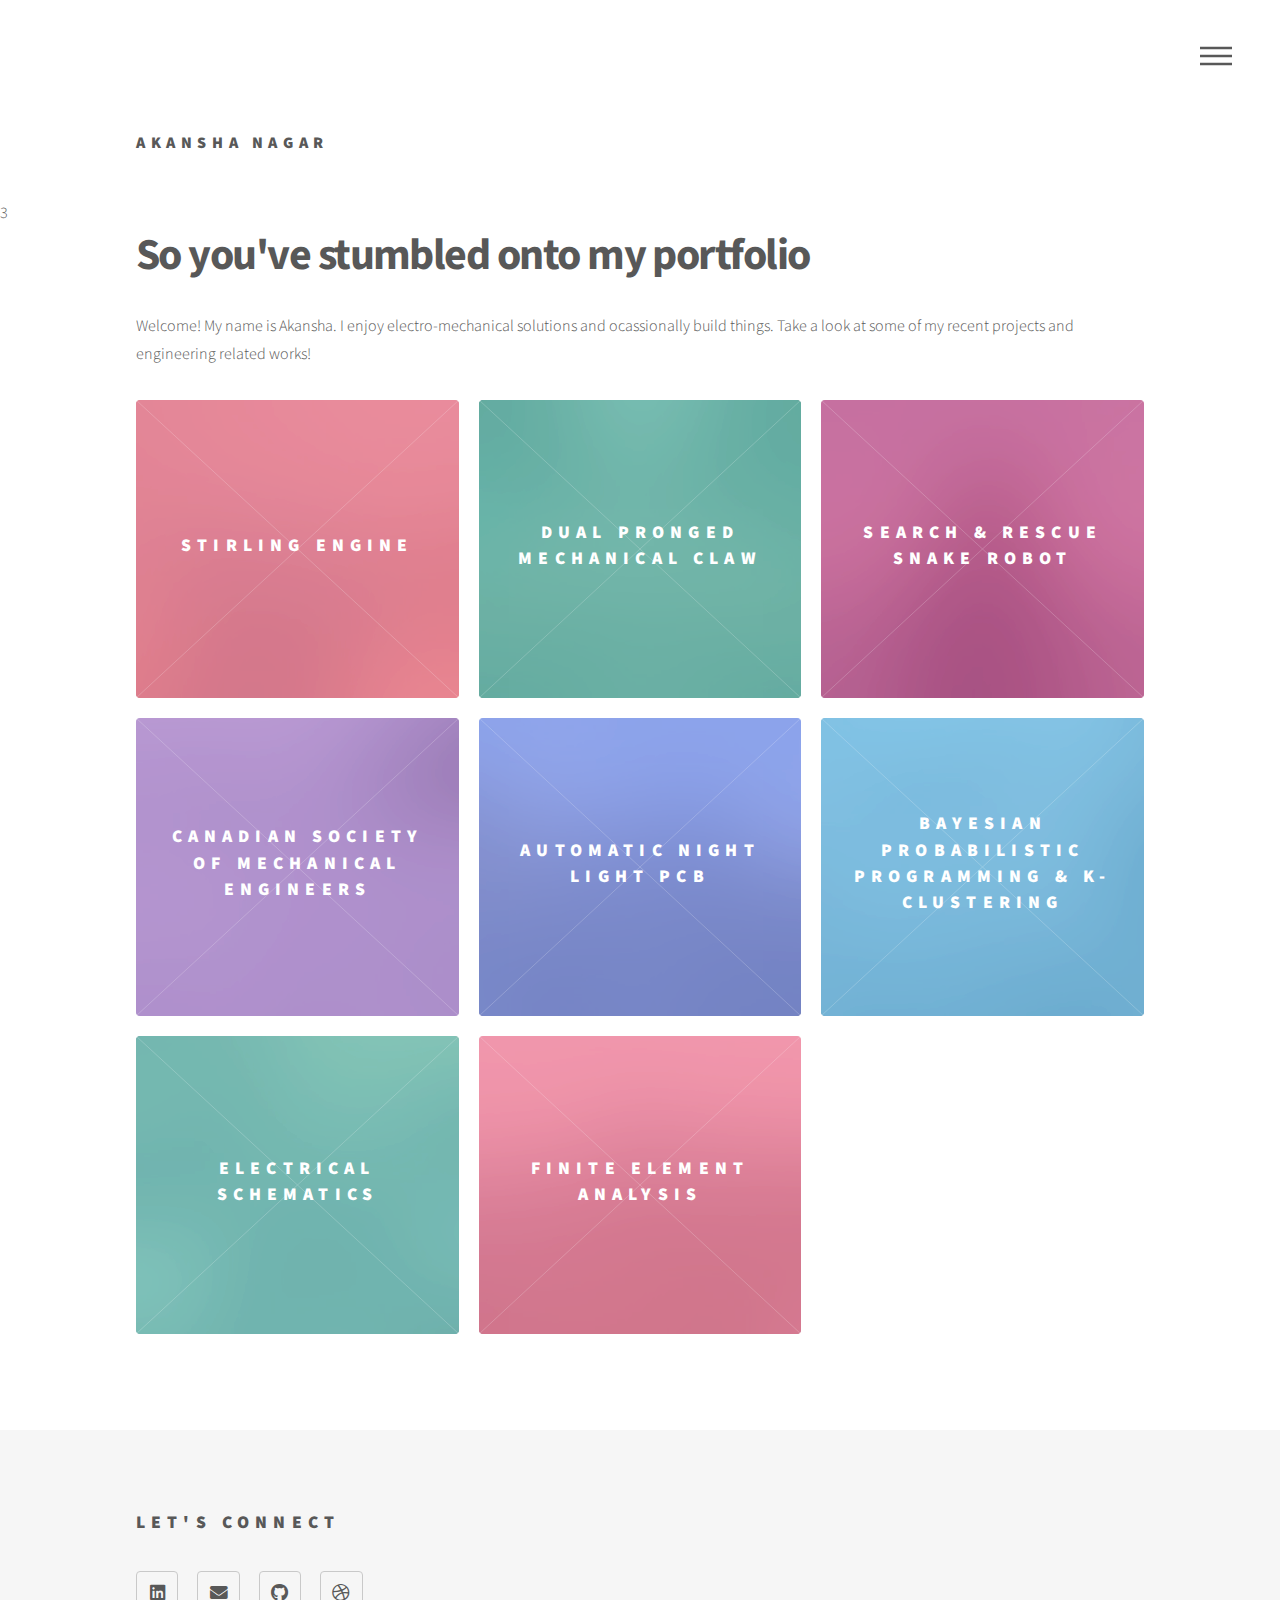
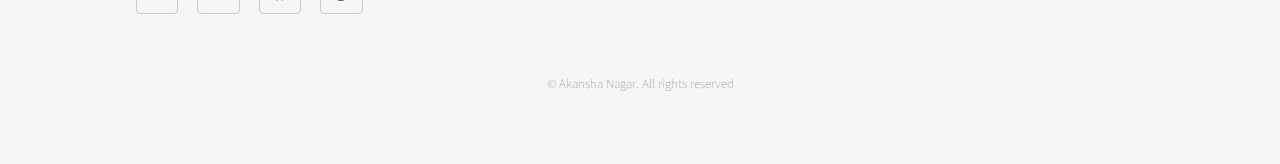
<file: index.html>
<!DOCTYPE HTML>

<html>
	<head>
		<title>Akansha Nagar</title>
		<meta charset="utf-8" />
		<meta name="viewport" content="width=device-width, initial-scale=1, user-scalable=no" />
		<link rel="stylesheet" href="assets/css/main.css" />
		<noscript><link rel="stylesheet" href="assets/css/noscript.css" /></noscript>
	</head>
	
	<body class="is-preload">
		<!-- Wrapper -->
			<div id="wrapper">

				<!-- Header -->
					<header id="header">
						<div class="inner">

							<!-- Logo -->
							<a href="index.html" class="logo">
								<!--	<span class="symbol"><img src="images/logo.svg" alt="" /></span> -->
									<span class="title">Akansha Nagar</span>
								</a> 	

							<!-- Nav -->
								<nav>
									<ul>
										<li><a href="#menu">Menu</a></li>
									</ul>
								</nav>

						</div>
					</header>

				<!-- Menu -->
					<nav id="menu">
						<h2>Menu</h2>
						<ul>
							<li><a href="index.html">Home</a></li>
							<li><a href="stirling_engine.html">Stirling Engine</a></li>
						<!-- <li><a href="python_app.html">Fun Fact Library</a></li> -->	
							<li><a href="claw.html">Dual Pronged Mechanical Claw</a></li>
							<li><a href="snake.html">Search & Rescue Snake Robot</a></li>
							<li><a href="csme.html">Canadian Society of Mechanical Engineers</a></li>
							<li><a href="pcb.html">Automatic Night Light PCB</a></li>
							<li><a href="data.html">Bayesian Probabilistic Programming & K-Clustering</a></li>
							<li><a href="elec_motors.html">Electrical Schematics</a></li>
							<li><a href="fea.html">Finite Element Analysis</a></li>
						<!--	<li><a href="elements.html">Elements</a></li> -->
						</ul>
					</nav>3

				<!-- Main -->
					<div id="main">
						<div class="inner">
							<header>
								<h1>So you've stumbled onto my portfolio</h1>
								<p>Welcome! My name is Akansha.
									 I enjoy electro-mechanical solutions and ocassionally build things.
									Take a look at some of my recent projects and engineering related works!
								</p>
							</header>
							<section class="tiles">
								<article class="style1">
									<span class="image">
										<img src="images/pic01.jpg" alt="" />
									</span>
									<a href="stirling_engine.html">
										<h2>Stirling Engine</h2>
										<div class="content">
											<p>Carnot heat engine model in SolidWorks CAD</p>
										</div>
									</a>
								</article>
							<!-- 	<article class="style2">
									<span class="image">
										<img src="images/pic02.jpg" alt="" />
									</span>
									replace with MBA project 
									<a href="python_app.html">
										<h2>Fun Fact Library</h2>
										<div class="content">
											<p>Python based app to store all your fun facts</p>
										</div>
									</a>
									
								</article> -->
							<article class="style3">
									<span class="image">
										<img src="images/pic03.jpg" alt="" />
									</span>
									<a href="claw.html">
										<h2>Dual Pronged Mechanical Claw</h2>
										<div class="content">
											<p>Planar Mechanical claw that can pick up a 200 gram cup</p>
										</div>
									</a>
								</article> 	
								<article class="style4">
									<span class="image">
										<img src="images/pic04.jpg" alt="" />
									</span>
									<a href="snake.html">
										<h2>Search & Rescue Snake Robot</h2>
										<div class="content">
											<p>3D printed robot that swivels and detects motion</p>
										</div>
									</a>
								</article>
								<article class="style5">
									<span class="image">
										<img src="images/pic05.jpg" alt="" />
									</span>
									<a href="csme.html">
										<h2>Canadian Society of Mechanical Engineers</h2>
										<div class="content">
											<p>Ryerson Chapter of CSME focused on partnership and professional 
												developement for engineering students</p>
										</div>
									</a>
								</article>
								<article class="style6">
									<span class="image">
										<img src="images/pic06.jpg" alt="" />
									</span>
									<a href="pcb.html">
										<h2>Automatic Night Light PCB</h2>
										<div class="content">
											<p>Printed Circuit Board containing a simple circuit with a light sensor</p>
										</div>
									</a>
								</article>
								<article class="style2">
									<span class="image">
										<img src="images/pic07.jpg" alt="" />
									</span>
									<a href="data.html">
										<h2>Bayesian Probabilistic Programming & K-Clustering</h2>
										<div class="content">
											<p>Machine Learning algorithms applied to test data sets</p>
										</div>
									</a>
								</article>
								<article class="style3">
									<span class="image">
										<img src="images/pic08.jpg" alt="" />
									</span>
									<a href="elec_motors.html">
										<h2>Electrical Schematics</h2>
										<div class="content">
											<p>Power & Line Diagrams for 3 motors in an electrical circuit</p>
										</div>
									</a>
								</article>
								<article class="style1">
									<span class="image">
										<img src="images/pic09.jpg" alt="" />
									</span>
									<a href="fea.html">
										<h2>Finite Element Analysis</h2>
										<div class="content">
											<p>Sheet Body Simulation of a 8" x 4" x 0.2" metal rectangle under loading and moment conditions</p>
										</div>
									</a>
							<!--	</article>
								<article class="style5">
									<span class="image">
										<img src="images/pic10.jpg" alt="" />
									</span>
									<a href="generic.html">
										<h2>Ultricies</h2>
										<div class="content">
											<p>Sed nisl arcu euismod sit amet nisi lorem etiam dolor veroeros et feugiat.</p>
										</div>
									</a>
								</article>
								<article class="style6">
									<span class="image">
										<img src="images/pic11.jpg" alt="" />
									</span>
									<a href="generic.html">
										<h2>Dictum</h2>
										<div class="content">
											<p>Sed nisl arcu euismod sit amet nisi lorem etiam dolor veroeros et feugiat.</p>
										</div>
									</a>
								</article>
								<article class="style4">
									<span class="image">
										<img src="images/pic12.jpg" alt="" />
									</span>
									<a href="generic.html">
										<h2>Pretium</h2>
										<div class="content">
											<p>Sed nisl arcu euismod sit amet nisi lorem etiam dolor veroeros et feugiat.</p>
										</div>
									</a>
								</article> -->
							</section>
						</div>
					</div>

				<!-- Footer -->
					<footer id="footer">
						
						<div class="inner">
						
							<section> 
								
								<h2>Let's Connect</h2>
							
								<ul class="icons">
								

									<li><a href="https://www.linkedin.com/in/akansha-nagar/" class="icon brands style2 fab fa-linkedin"><span class="label">Facebook</span></a></li>
									<li><a href="mailto: akanshanagar8@gmail.com" class="icon solid style2 fa-envelope"><span class="label">Email</span></a></li>
									<li><a href="https://github.com/akansha-n888" class="icon brands style2 fa-github"><span class="label">GitHub</span></a></li>
									<li><a href="https://grabcad.com/akansha.nagar-1" class="icon brands style2 fa-dribbble"><span class="label">GrabCAD</span></a></li>
									
								</ul>
								
							</section>
							<ul class="copyright">
								<li>&copy; Akansha Nagar. All rights reserved</li>
								
							</ul>
						</div>
					</footer>

			</div>

		<!-- Scripts -->
			<script src="assets/js/jquery.min.js"></script>
			<script src="assets/js/browser.min.js"></script>
			<script src="assets/js/breakpoints.min.js"></script>
			<script src="assets/js/util.js"></script>
			<script src="assets/js/main.js"></script>

	</body>
</html>
</file>
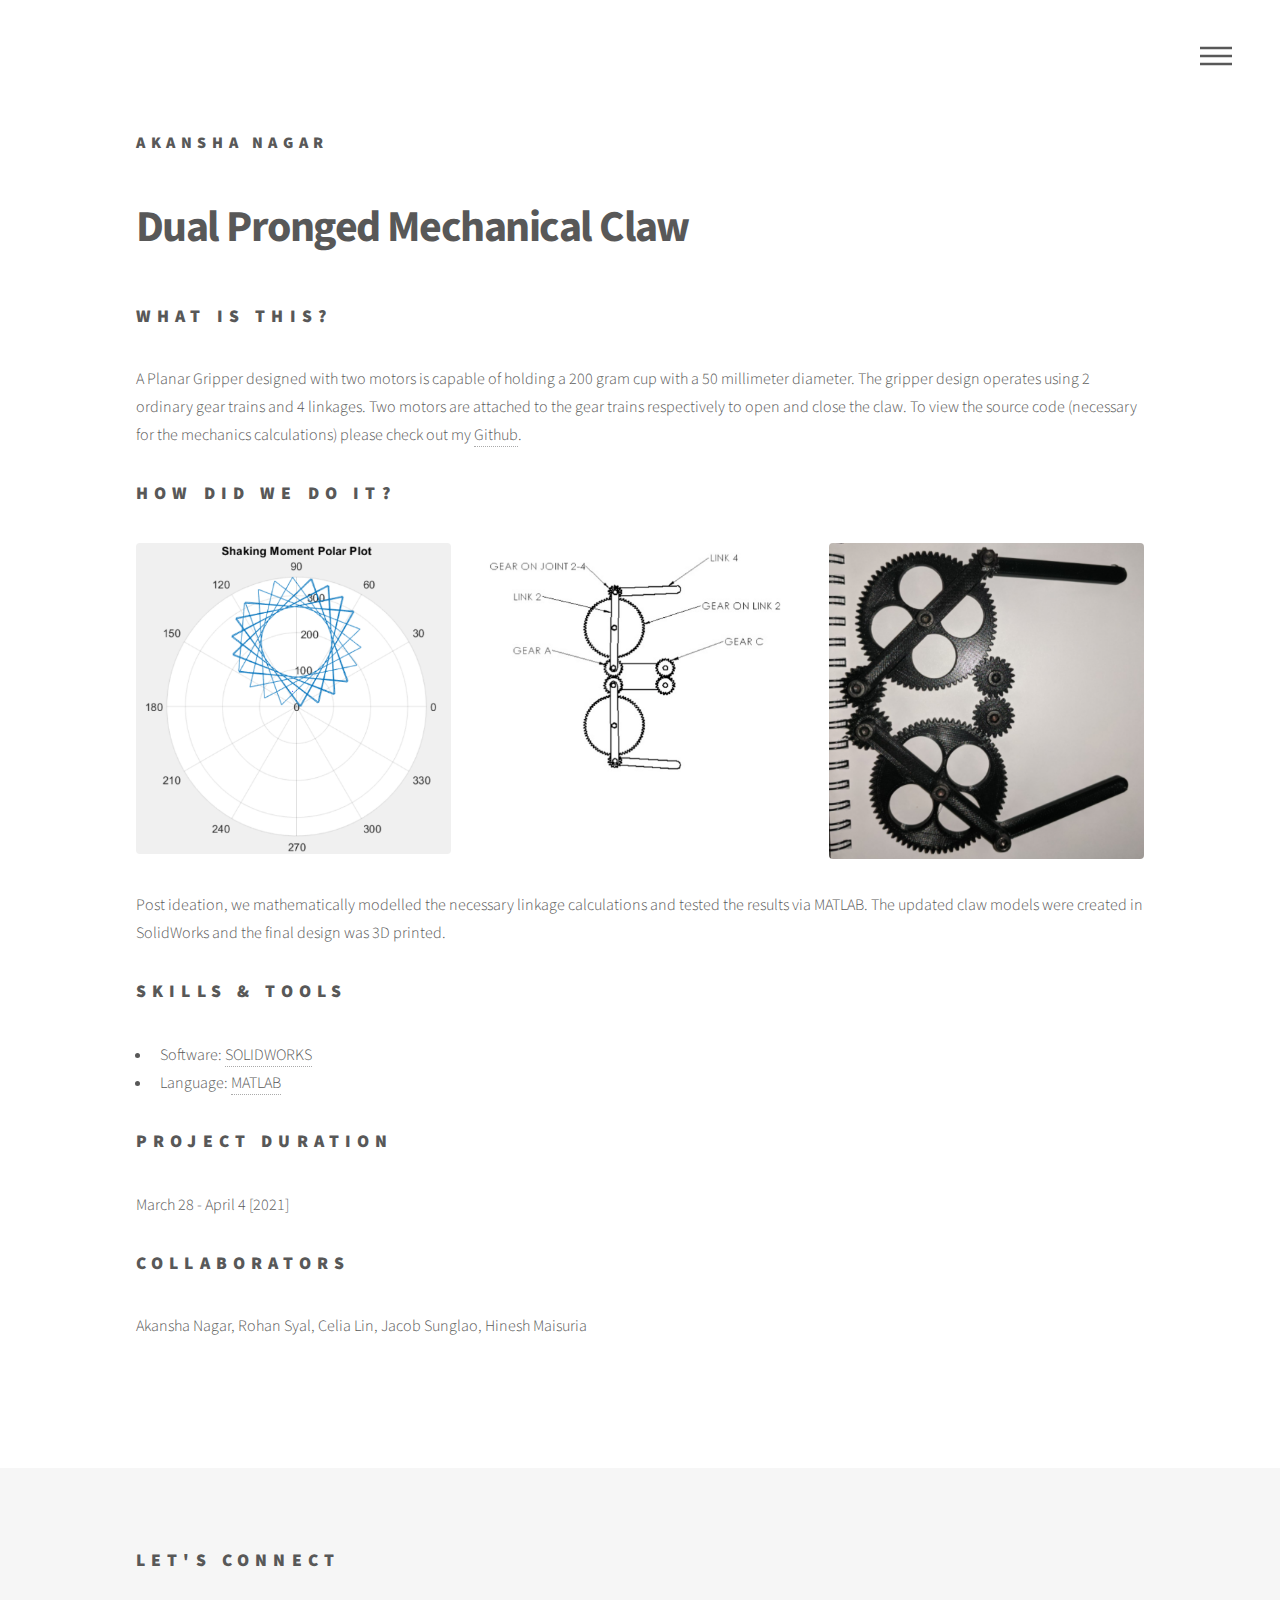
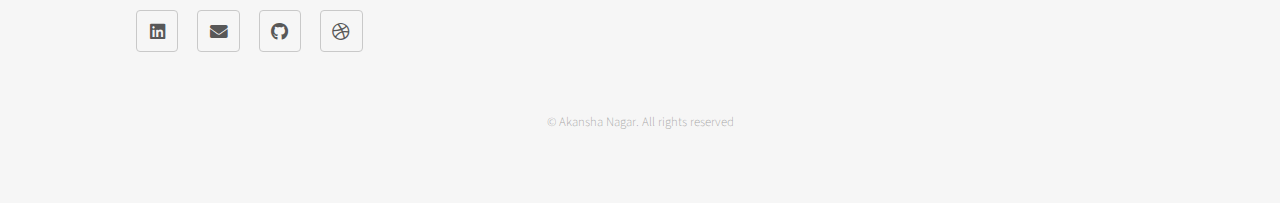
<file: claw.html>
<!DOCTYPE HTML>

<html>
	<head>
		<title>Dual Pronged Mechanical Claw</title>
		<meta charset="utf-8" />
		<meta name="viewport" content="width=device-width, initial-scale=1, user-scalable=no" />
		<link rel="stylesheet" href="assets/css/main.css" />
		<noscript><link rel="stylesheet" href="assets/css/noscript.css" /></noscript>
	</head>
	<body class="is-preload">
		<!-- Wrapper -->
			<div id="wrapper">

				<!-- Header -->
					<header id="header">
						<div class="inner">

							<!-- Logo -->
								<a href="index.html" class="logo">
									<span class="title">Akansha Nagar</span>
								</a>

							<!-- Nav -->
								<nav>
									<ul>
										<li><a href="#menu">Menu</a></li>
									</ul>
								</nav>

						</div>
					</header>

				<!-- Menu -->
					<nav id="menu">
						<h2>Menu</h2>
						<ul>
							<li><a href="index.html">Home</a></li>
							<li><a href="stirling_engine.html">Stirling Engine</a></li>
							<li><a href="python_app.html">Fun Fact Library</a></li>
							<li><a href="claw.html">Dual Pronged Mechanical Claw</a></li>
							<li><a href="snake.html">Search & Rescue Snake Robot</a></li>
							<li><a href="csme.html">Canadian Society of Mechanical Engineers</a></li>
							<li><a href="pcb.html">Automatic Night Light PCB</a></li>
							<li><a href="data.html">Bayesian Probabilistic Programming & K-Clustering</a></li>
							<li><a href="elec_motors.html">Electrical Schematics</a></li>
							<li><a href="fea.html">Finite Element Analysis</a></li>
						</ul>
					</nav>

				<!-- Main -->
					<div id="main">
						<div class="inner">
							<h1>Dual Pronged Mechanical Claw</h1>
							<span class="image main"></span>
							<h2>What is this?</h2>
							<p>A Planar Gripper designed with two motors is capable of holding a 200 
								gram cup with a 50 millimeter diameter. The gripper design operates using 
								2 ordinary gear trains and 4 linkages. Two motors are attached to the gear 
								trains respectively to open and close the claw. To view the source code 
								(necessary for the mechanics calculations) please check out my 
								<a href="https://github.com/akansha-n888/Planar-Gripper-Design">Github</a>. 
							 </p>
							 <h2>How did we do it?</h2>
							 <div class="box alt">
								<div class="row gtr-uniform">
									
									<div class="col-4"><span class="image fit"><img src="images/moment.png" alt="" /></span></div>
									<div class="col-4"><span class="image fit"><img src="images/cadd.png" alt="" /></span></div>
									<div class="col-4"><span class="image fit"><img src="images/printed.png" alt="" /></span></div>
									
								</div>
							</div>
							<p>Post ideation, we mathematically modelled the necessary linkage calculations
								and tested the results via MATLAB. The updated claw models were created in SolidWorks
								and the final design was 3D printed.
							</p>
						</p>
						<h2>Skills & Tools</h2>

										<ul>
											<li>Software: <a href="https://www.solidworks.com/">SOLIDWORKS</a></li>
											<li>Language: <a href="https://www.mathworks.com/products/matlab.html">MATLAB</a></li>
											
										</ul>
						
						<h2>Project Duration</h2>
						<p>March 28 - April 4 [2021]</p>

						<h2>Collaborators</h2>
						<p>Akansha Nagar, Rohan Syal, Celia Lin, Jacob Sunglao, Hinesh Maisuria</p>
							
						</div>
					</div>

				<!-- Footer -->
					<footer id="footer">
						<div class="inner">
							
							<section>
								<h2>Let's Connect</h2>
								<ul class="icons">
									<li><a href="https://www.linkedin.com/in/akansha-nagar/" class="icon brands style2 fab fa-linkedin"><span class="label">Facebook</span></a></li>
									<li><a href="mailto: akanshanagar8@gmail.com" class="icon solid style2 fa-envelope"><span class="label">Email</span></a></li>
									<li><a href="https://github.com/akansha-n888" class="icon brands style2 fa-github"><span class="label">GitHub</span></a></li>
									<li><a href="https://grabcad.com/akansha.nagar-1" class="icon brands style2 fa-dribbble"><span class="label">GrabCAD</span></a></li>
								</ul>
							</section>
							<ul class="copyright">
								<li>&copy; Akansha Nagar. All rights reserved</li>
							</ul>
						</div>
					</footer>

			</div>

		<!-- Scripts -->
			<script src="assets/js/jquery.min.js"></script>
			<script src="assets/js/browser.min.js"></script>
			<script src="assets/js/breakpoints.min.js"></script>
			<script src="assets/js/util.js"></script>
			<script src="assets/js/main.js"></script>

	</body>
</html>
</file>
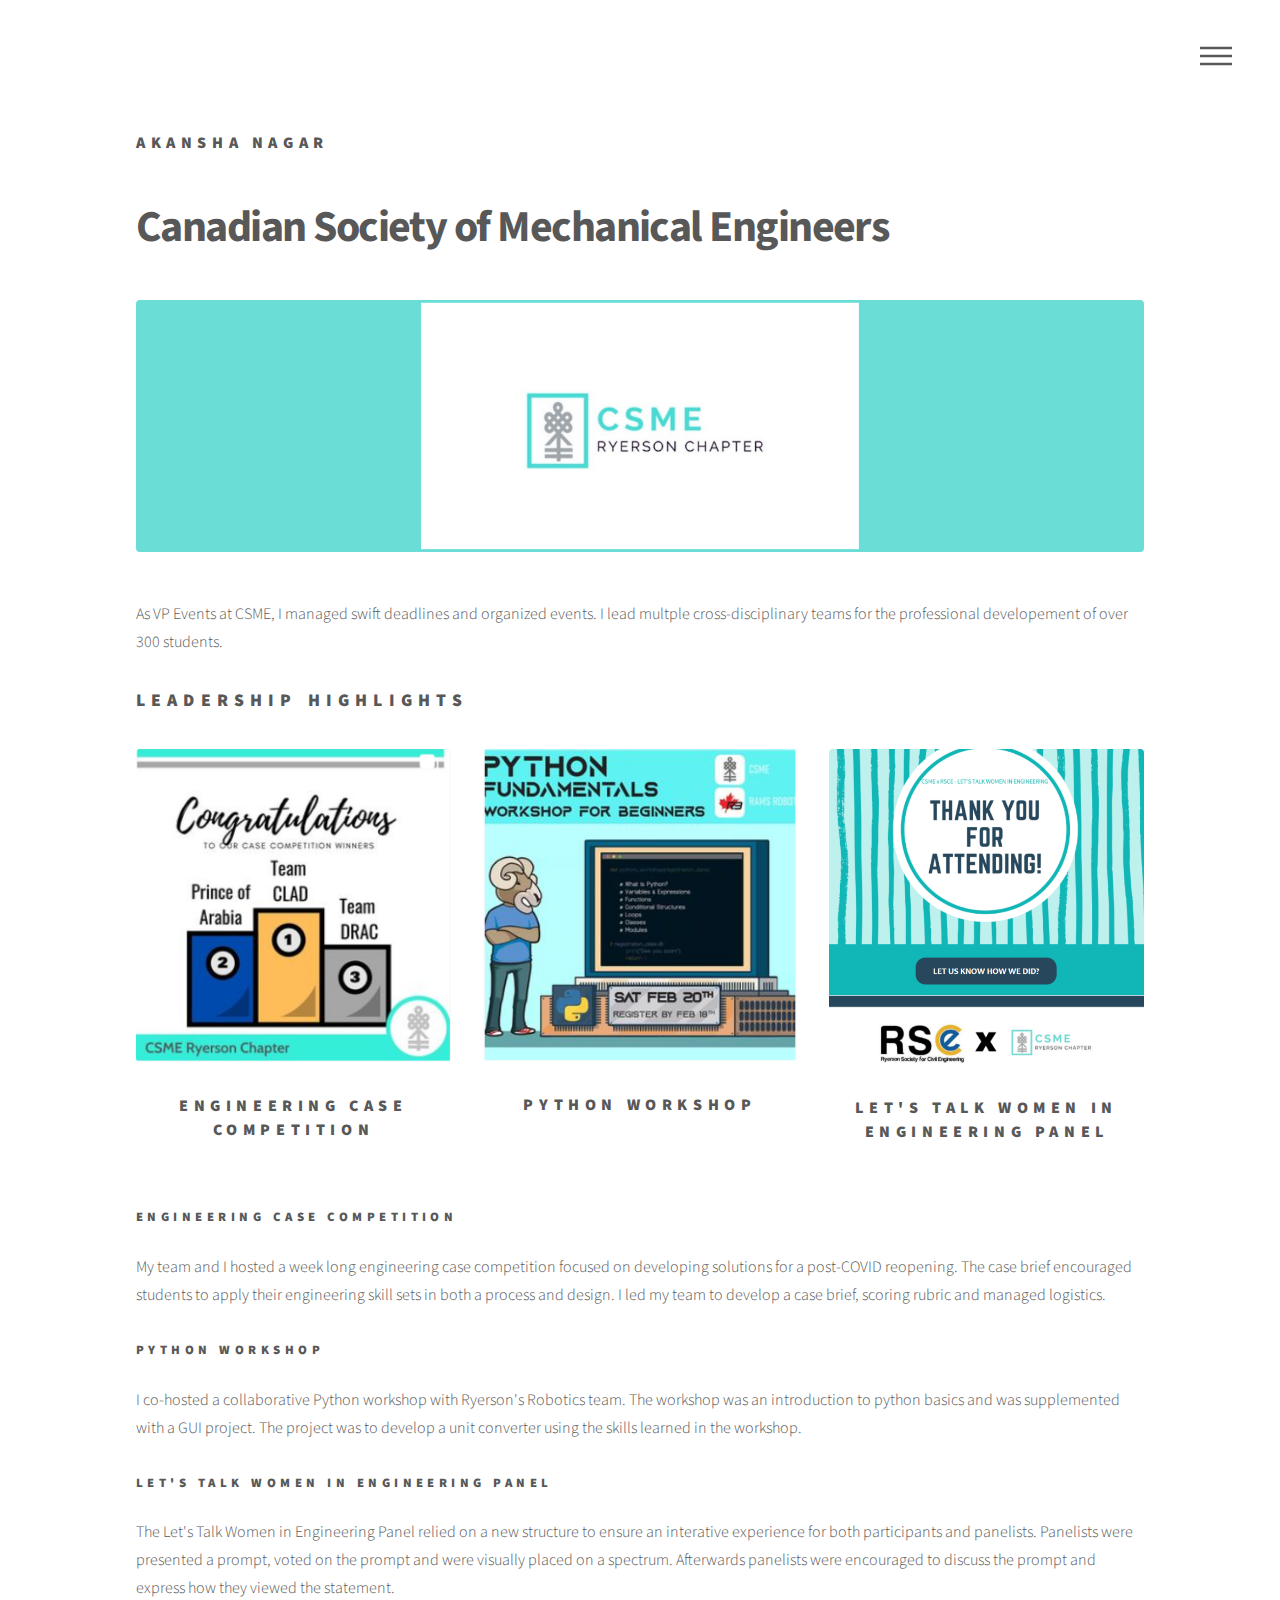
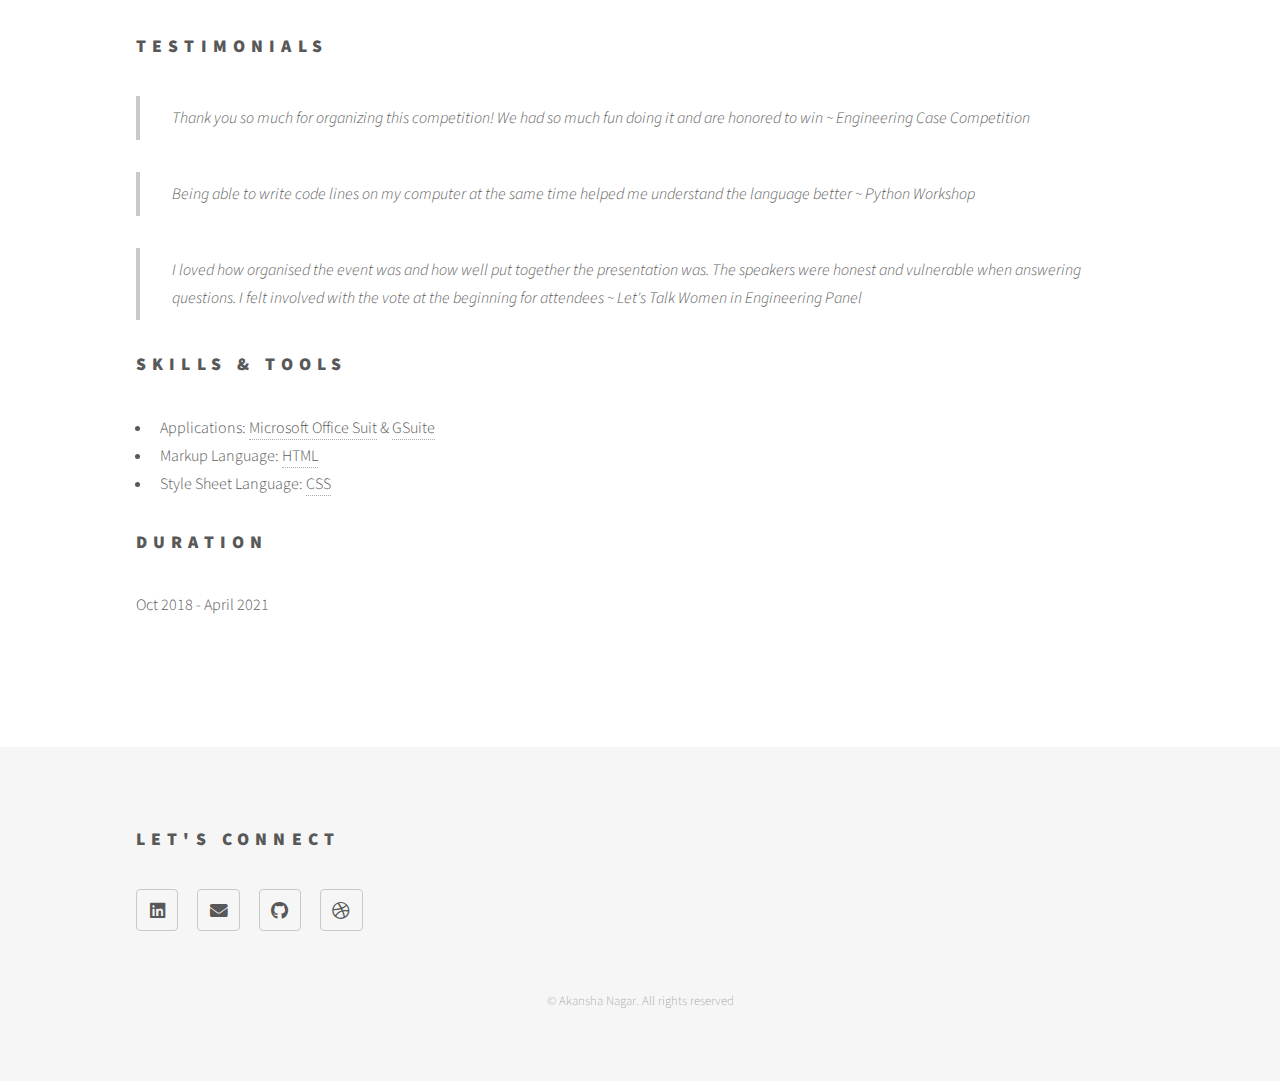
<file: csme.html>
<!DOCTYPE HTML>

<html>
	<head>
		<title>Canadian Society of Mechanical Engineers</title>
		<meta charset="utf-8" />
		<meta name="viewport" content="width=device-width, initial-scale=1, user-scalable=no" />
		<link rel="stylesheet" href="assets/css/main.css" />
		<noscript><link rel="stylesheet" href="assets/css/noscript.css" /></noscript>
	</head>
	<body class="is-preload">
		<!-- Wrapper -->
			<div id="wrapper">

				<!-- Header -->
					<header id="header">
						<div class="inner">

							<!-- Logo -->
								<a href="index.html" class="logo">
									<span class="title">Akansha Nagar</span>
								</a>

							<!-- Nav -->
								<nav>
									<ul>
										<li><a href="#menu">Menu</a></li>
									</ul>
								</nav>

						</div>
					</header>

				<!-- Menu -->
					<nav id="menu">
						<h2>Menu</h2>
						<ul>
							<li><a href="index.html">Home</a></li>
							<li><a href="stirling_engine.html">Stirling Engine</a></li>
							<li><a href="python_app.html">Fun Fact Library</a></li>
							<li><a href="claw.html">Dual Pronged Mechanical Claw</a></li>
							<li><a href="snake.html">Search & Rescue Snake Robot</a></li>
							<li><a href="csme.html">Canadian Society of Mechanical Engineers</a></li>
							<li><a href="pcb.html">Automatic Night Light PCB</a></li>
							<li><a href="data.html">Bayesian Probabilistic Programming & K-Clustering</a></li>
							<li><a href="elec_motors.html">Electrical Schematics</a></li>
							<li><a href="fea.html">Finite Element Analysis</a></li>
						</ul>
					</nav>

				<!-- Main -->
					<div id="main">
						<div class="inner">
							<h1>Canadian Society of Mechanical Engineers</h1>
							<span class="image main"><img src="images/csme1.png" alt="" /></span>
							
							<p>As VP Events at CSME, I managed swift deadlines and organized events. 
								I lead multple cross-disciplinary teams for the professional developement of over 300 students. 
							 </p>
							 <h2>Leadership Highlights</h2>
							 <div class="box alt">
								<div class="row gtr-uniform">
								
									<div class="col-4"><span class="image fit"><img src="images/compcap.PNG" alt="" /></span> 
										<a href="https://www.instagram.com/tv/CKB887UBW9I/?utm_medium=copy_link"> <h3 style="text-align:center;"> Engineering Case Competition</h3> </a>
									</div>
									<div class="col-4"><span class="image fit"><img src="images/pycap.PNG" alt="" /></span>
										<a href="https://www.youtube.com/playlist?list=PLvusEQmGrEO0FbVfYQNuCjyTTcagD3Kgq"><h3 style="text-align:center;">Python Workshop</h3></a></div>
									<div class="col-4"><span class="image fit"><img src="images/wom.png" alt="" /></span>
										<a href="https://www.instagram.com/p/CFqT7-KhAgO/"> <h3 style="text-align:center;">Let's Talk Women in Engineering Panel</h3></a></div>
									
								</div>
							</div>
							
							<h4>Engineering Case Competition</h4>
							<p>My team and I hosted a week long engineering case competition focused on developing solutions for a post-COVID reopening. 
								The case brief encouraged students to apply their engineering skill sets in both a process and design. 
								I led my team to develop a case brief, scoring rubric and managed logistics.
							</p>
							<h4>Python Workshop</h4>
							<p>I co-hosted a collaborative Python workshop with Ryerson's Robotics team. 
								The workshop was an introduction to python basics and was supplemented with a GUI project. 
								The project was to develop a unit converter using the skills learned in the workshop.
							</p>
							<h4>Let's Talk Women in Engineering Panel</h4>
							<p>The Let's Talk Women in Engineering Panel relied on a new structure to ensure an interative experience for both participants and panelists. 
								Panelists were presented a prompt, voted on the prompt and were visually placed on a spectrum. 
								Afterwards panelists were encouraged to discuss the prompt and express how they viewed the statement.
							</p>
						
							<h2>Testimonials</h2>
							<blockquote> 
								Thank you so much for organizing this competition! We had so much fun doing it and are honored to win ~ Engineering Case Competition
							</blockquote>
							<blockquote> 
								Being able to write code lines on my computer at
								the same time helped me understand the language better ~ Python Workshop
							</blockquote>
							<blockquote> 
								I loved how organised the event was and how well put together the presentation was. 
								The speakers were honest and vulnerable when answering questions.
								I felt involved with the vote at the beginning for attendees ~ Let's Talk Women in Engineering Panel
							</blockquote>
						<h2>Skills & Tools</h2>

										<ul>
											<li>Applications: <a href="https://www.office.com/">Microsoft Office Suit</a> & <a href="https://workspace.google.com/intl/en_ca/">GSuite</a></li>
											<li>Markup Language: <a href="https://html.com/">HTML</a></li>
											<li>Style Sheet Language: <a href="https://www.w3.org/Style/CSS/Overview.en.html">CSS</a></li>
				

											
										</ul>
						
						<h2>Duration</h2>
						<p>Oct 2018 - April 2021</p>

					
							
						</div>
					</div>

				<!-- Footer -->
					<footer id="footer">
						<div class="inner">
							
							<section>
								<h2>Let's Connect</h2>
								<ul class="icons">
									<li><a href="https://www.linkedin.com/in/akansha-nagar/" class="icon brands style2 fab fa-linkedin"><span class="label">Facebook</span></a></li>
									<li><a href="mailto: akanshanagar8@gmail.com" class="icon solid style2 fa-envelope"><span class="label">Email</span></a></li>
									<li><a href="https://github.com/akansha-n888" class="icon brands style2 fa-github"><span class="label">GitHub</span></a></li>
									<li><a href="https://grabcad.com/akansha.nagar-1" class="icon brands style2 fa-dribbble"><span class="label">GrabCAD</span></a></li>
								</ul>
							</section>
							<ul class="copyright">
								<li>&copy; Akansha Nagar. All rights reserved</li>
							</ul>
						</div>
					</footer>

			</div>

		<!-- Scripts -->
			<script src="assets/js/jquery.min.js"></script>
			<script src="assets/js/browser.min.js"></script>
			<script src="assets/js/breakpoints.min.js"></script>
			<script src="assets/js/util.js"></script>
			<script src="assets/js/main.js"></script>

	</body>
</html>
</file>
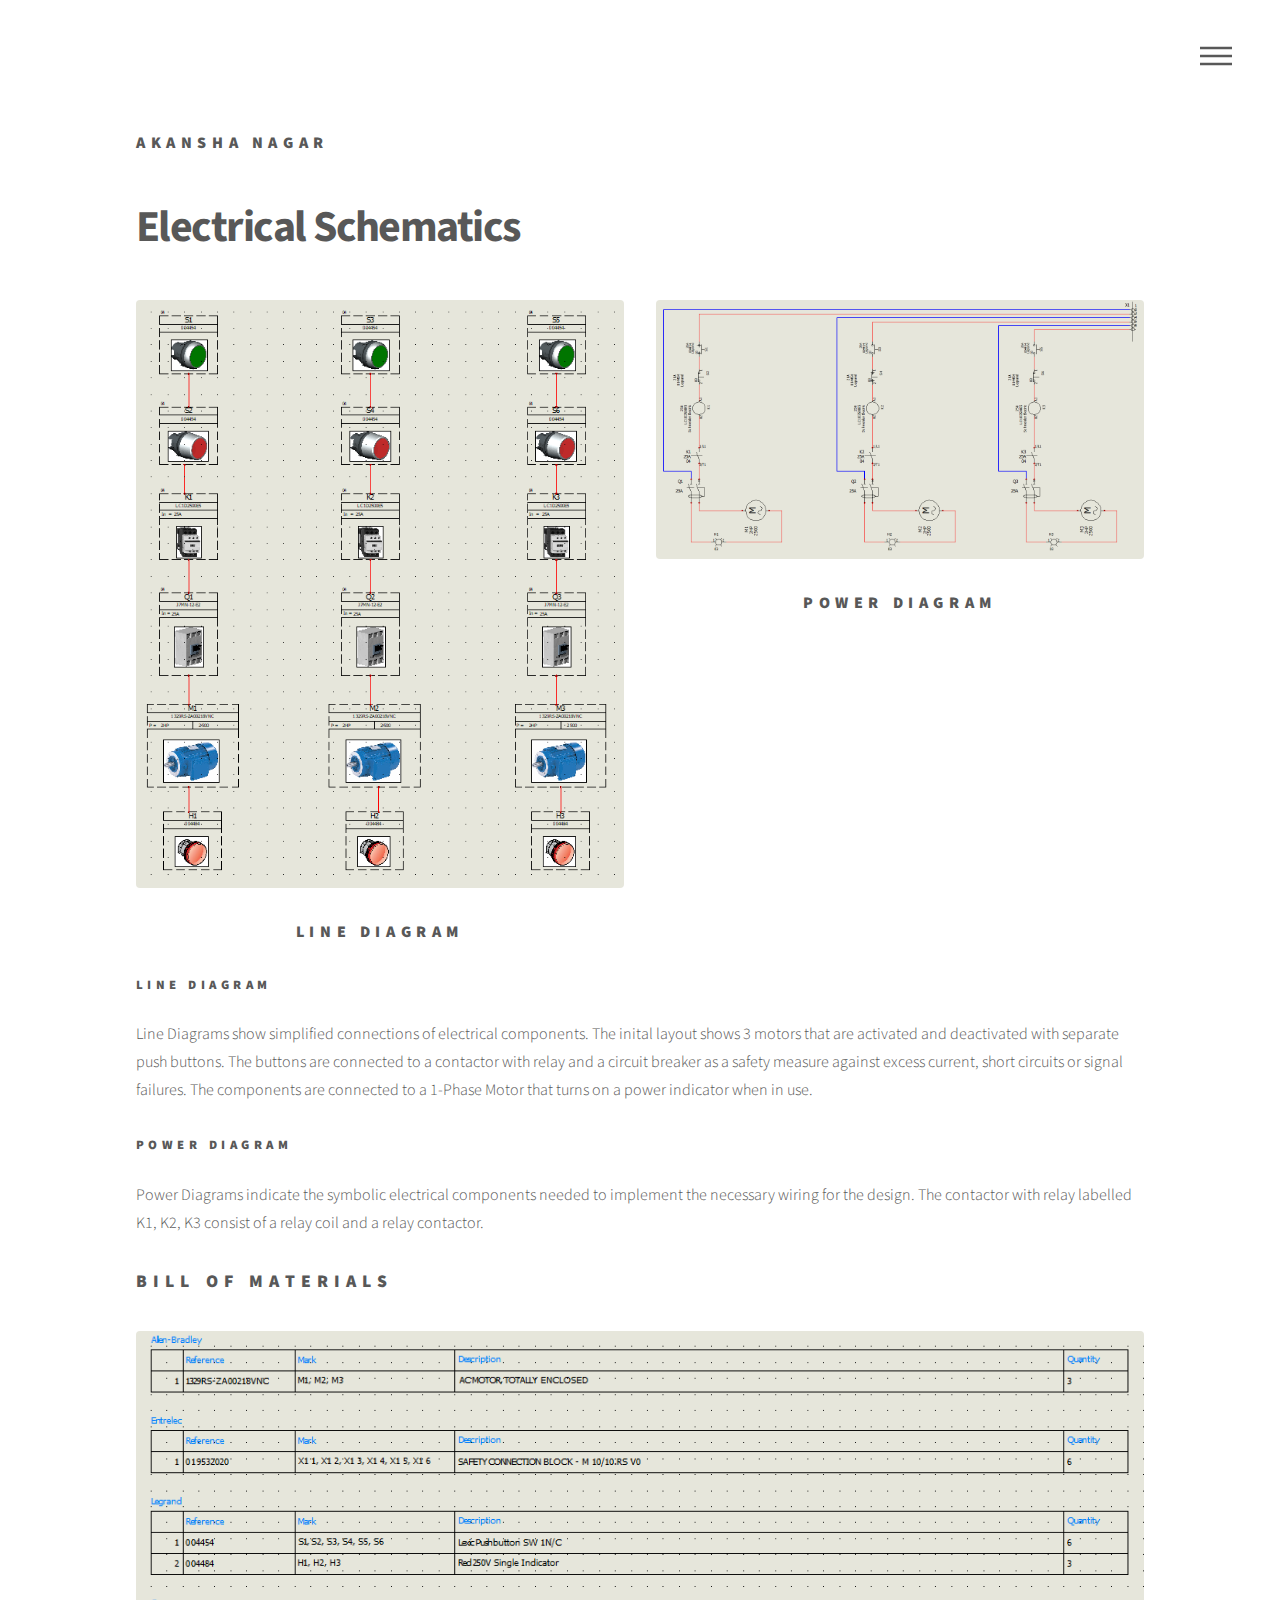
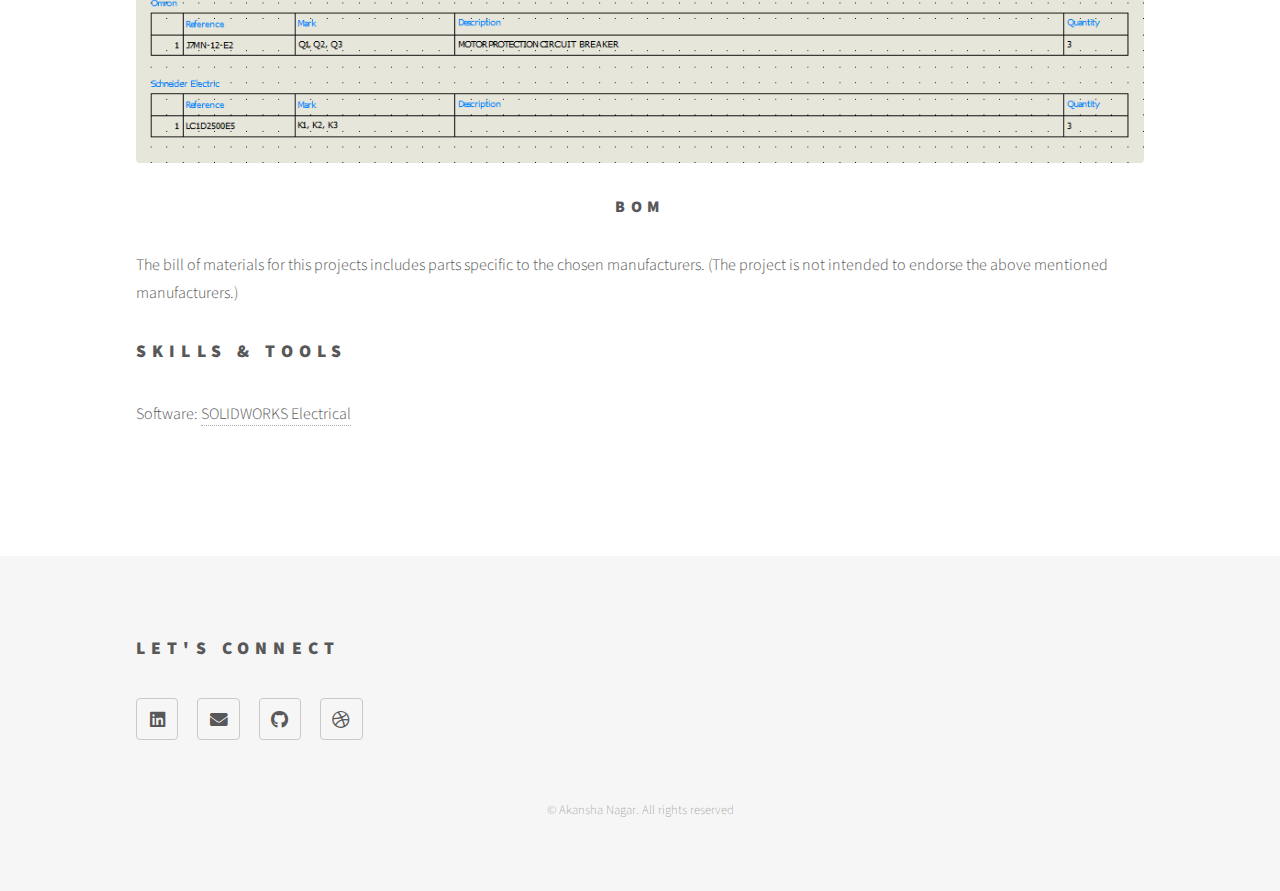
<file: elec_motors.html>
<!DOCTYPE HTML>

<html>
	<head>
		<title>Electrical Schematics </title>
		<meta charset="utf-8" />
		<meta name="viewport" content="width=device-width, initial-scale=1, user-scalable=no" />
		<link rel="stylesheet" href="assets/css/main.css" />
		<noscript><link rel="stylesheet" href="assets/css/noscript.css" /></noscript>
	</head>
	<body class="is-preload">
		<!-- Wrapper -->
			<div id="wrapper">

				<!-- Header -->
					<header id="header">
						<div class="inner">

							<!-- Logo -->
								<a href="index.html" class="logo">
									<span class="title">Akansha Nagar</span>
								</a>

							<!-- Nav -->
								<nav>
									<ul>
										<li><a href="#menu">Menu</a></li>
									</ul>
								</nav>

						</div>
					</header>

				<!-- Menu -->
					<nav id="menu">
						<h2>Menu</h2>
						<ul>
							<li><a href="index.html">Home</a></li>
							<li><a href="stirling_engine.html">Stirling Engine</a></li>
							<li><a href="python_app.html">Fun Fact Library</a></li>
							<li><a href="claw.html">Dual Pronged Mechanical Claw</a></li>
							<li><a href="snake.html">Search & Rescue Snake Robot</a></li>
							<li><a href="csme.html">Canadian Society of Mechanical Engineers</a></li>
							<li><a href="pcb.html">Automatic Night Light PCB</a></li>
							<li><a href="data.html">Bayesian Probabilistic Programming & K-Clustering</a></li>
							<li><a href="elec_motors.html">Electrical Schematics</a></li>
							<li><a href="fea.html">Finite Element Analysis</a></li>

						</ul>
					</nav>

				<!-- Main -->
					<div id="main">
						<div class="inner">
							<h1>Electrical Schematics</h1>
					 
							<div class="box alt">
								<div class="row gtr-uniform">
								
									<div class="col-6"><span class="image fit"><img src="images/line_diagram.PNG" alt="" /></span> 
										 <h3 style="text-align:center;"> Line Diagram</h3>
									</div>
									<div class="col-6"><span class="image fit"><img src="images/updated_circ.PNG" alt="" /></span>
										<h3 style="text-align:center;">Power Diagram</h3>
									</div>
									
								</div>
							</div>
							<h4>Line Diagram</h4>

							<p>Line Diagrams show simplified connections of electrical components. 
								The inital layout shows 3 motors that are activated and deactivated with
								separate push buttons. The buttons are connected to a contactor with relay
								and a circuit breaker as a safety measure against excess 
								current, short circuits or signal failures. The components are connected
								to a 1-Phase Motor that turns on a power indicator when in use.


							 </p>
							<h4>Power Diagram</h4>
							 <p>Power Diagrams indicate the symbolic electrical components needed to 
								 implement the necessary wiring for the design. The contactor with relay
								 labelled K1, K2, K3 consist of a relay coil and a relay contactor.


							 </p>
							
							 <h2>Bill of Materials</h2>
							 <div class="box alt">
								<div class="row gtr-uniform">
								
									<div class="col-12"><span class="image fit"><img src="images/bom.PNG" alt="" /></span> 
										 <h3 style="text-align:center;"> BOM</h3>
									</div>
								
									
								</div>
							</div>

							 
							 <p>The bill of materials for this projects includes parts specific to
								 the chosen manufacturers. (The project is not intended to endorse the above
								 mentioned manufacturers.)
							 </p>
							
							

		
						<h2>Skills & Tools</h2>

							<p>Software: <a href="https://www.solidworks.com/product/solidworks-electrical-schematicl">SOLIDWORKS Electrical</a> </p>
											
			

				

					
							
						</div>
					</div>

				<!-- Footer -->
					<footer id="footer">
						<div class="inner">
							
							<section>
								<h2>Let's Connect</h2>
								<ul class="icons">
									<li><a href="https://www.linkedin.com/in/akansha-nagar/" class="icon brands style2 fab fa-linkedin"><span class="label">Facebook</span></a></li>
									<li><a href="mailto: akanshanagar8@gmail.com" class="icon solid style2 fa-envelope"><span class="label">Email</span></a></li>
									<li><a href="https://github.com/akansha-n888" class="icon brands style2 fa-github"><span class="label">GitHub</span></a></li>
									<li><a href="https://grabcad.com/akansha.nagar-1" class="icon brands style2 fa-dribbble"><span class="label">GrabCAD</span></a></li>
								</ul>
							</section>
							<ul class="copyright">
								<li>&copy; Akansha Nagar. All rights reserved</li>
							</ul>
						</div>
					</footer>

			</div>

		<!-- Scripts -->
			<script src="assets/js/jquery.min.js"></script>
			<script src="assets/js/browser.min.js"></script>
			<script src="assets/js/breakpoints.min.js"></script>
			<script src="assets/js/util.js"></script>
			<script src="assets/js/main.js"></script>

	</body>
</html>
</file>
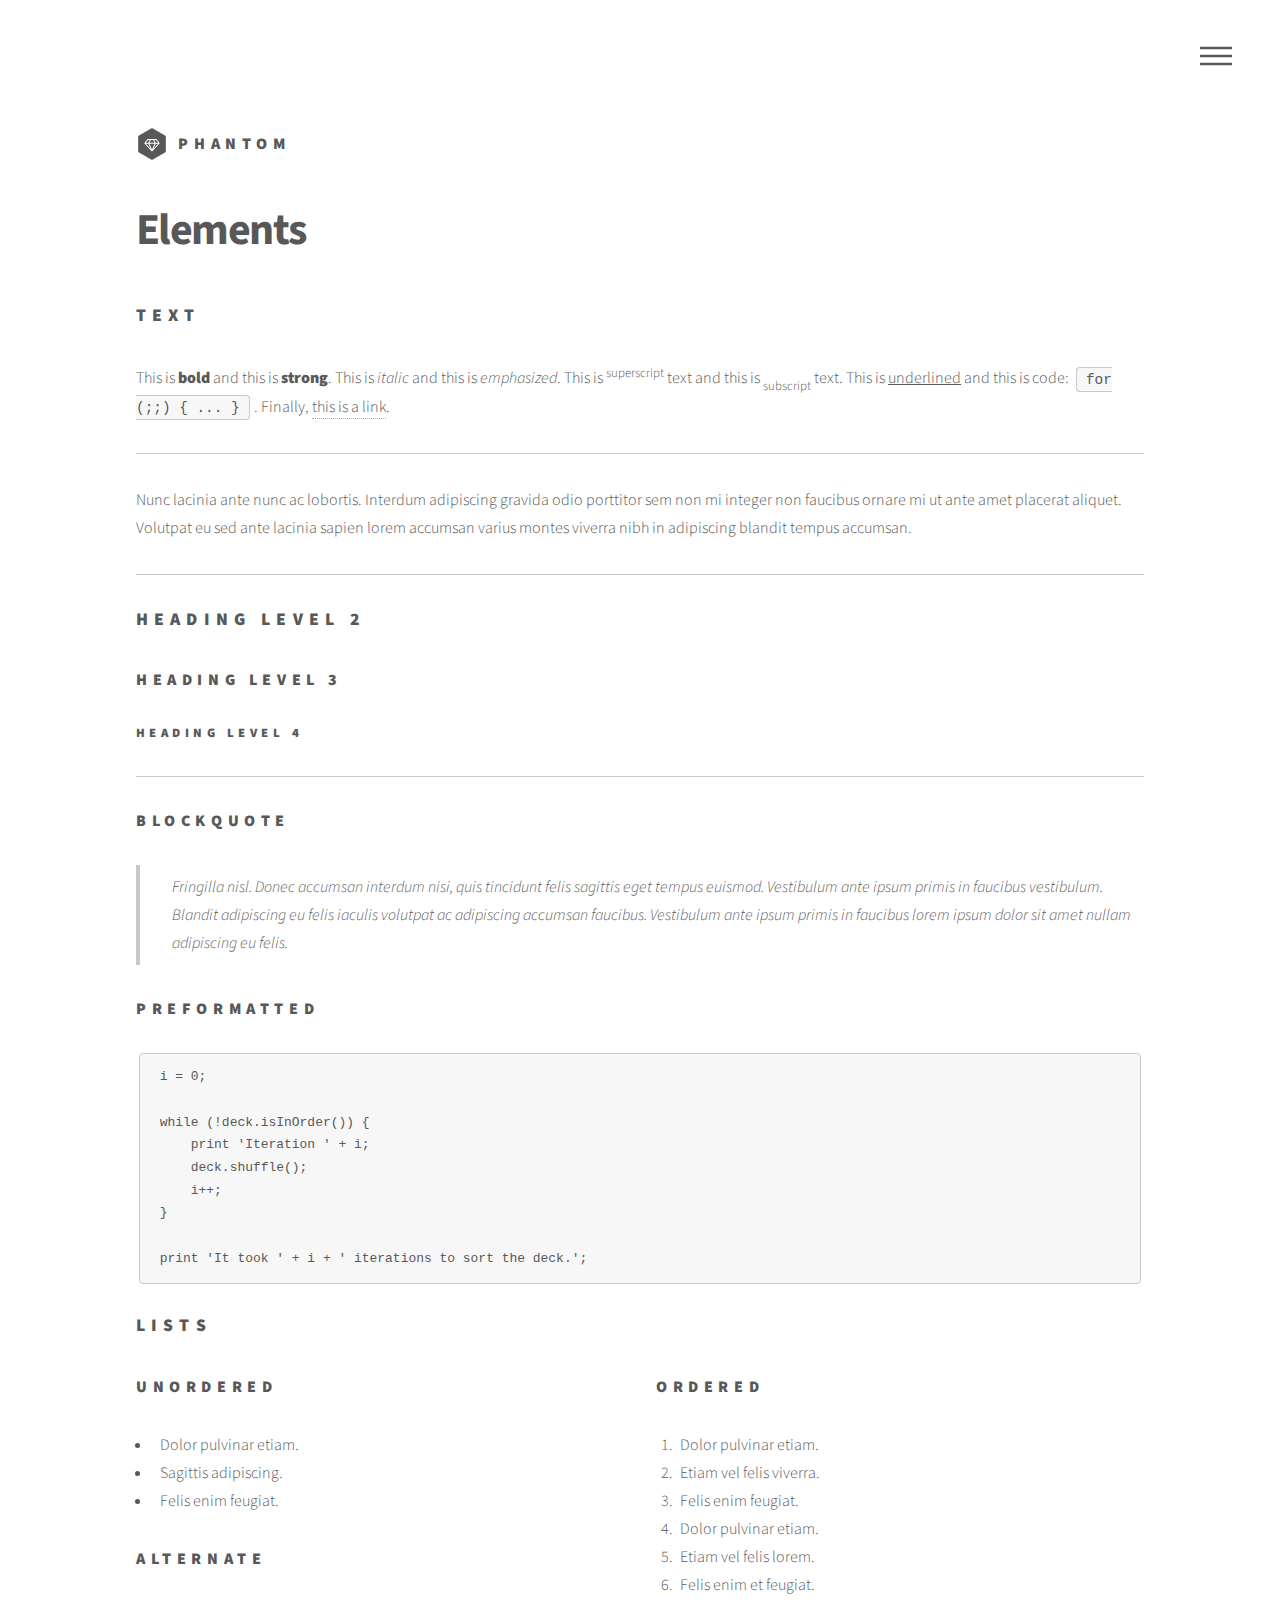
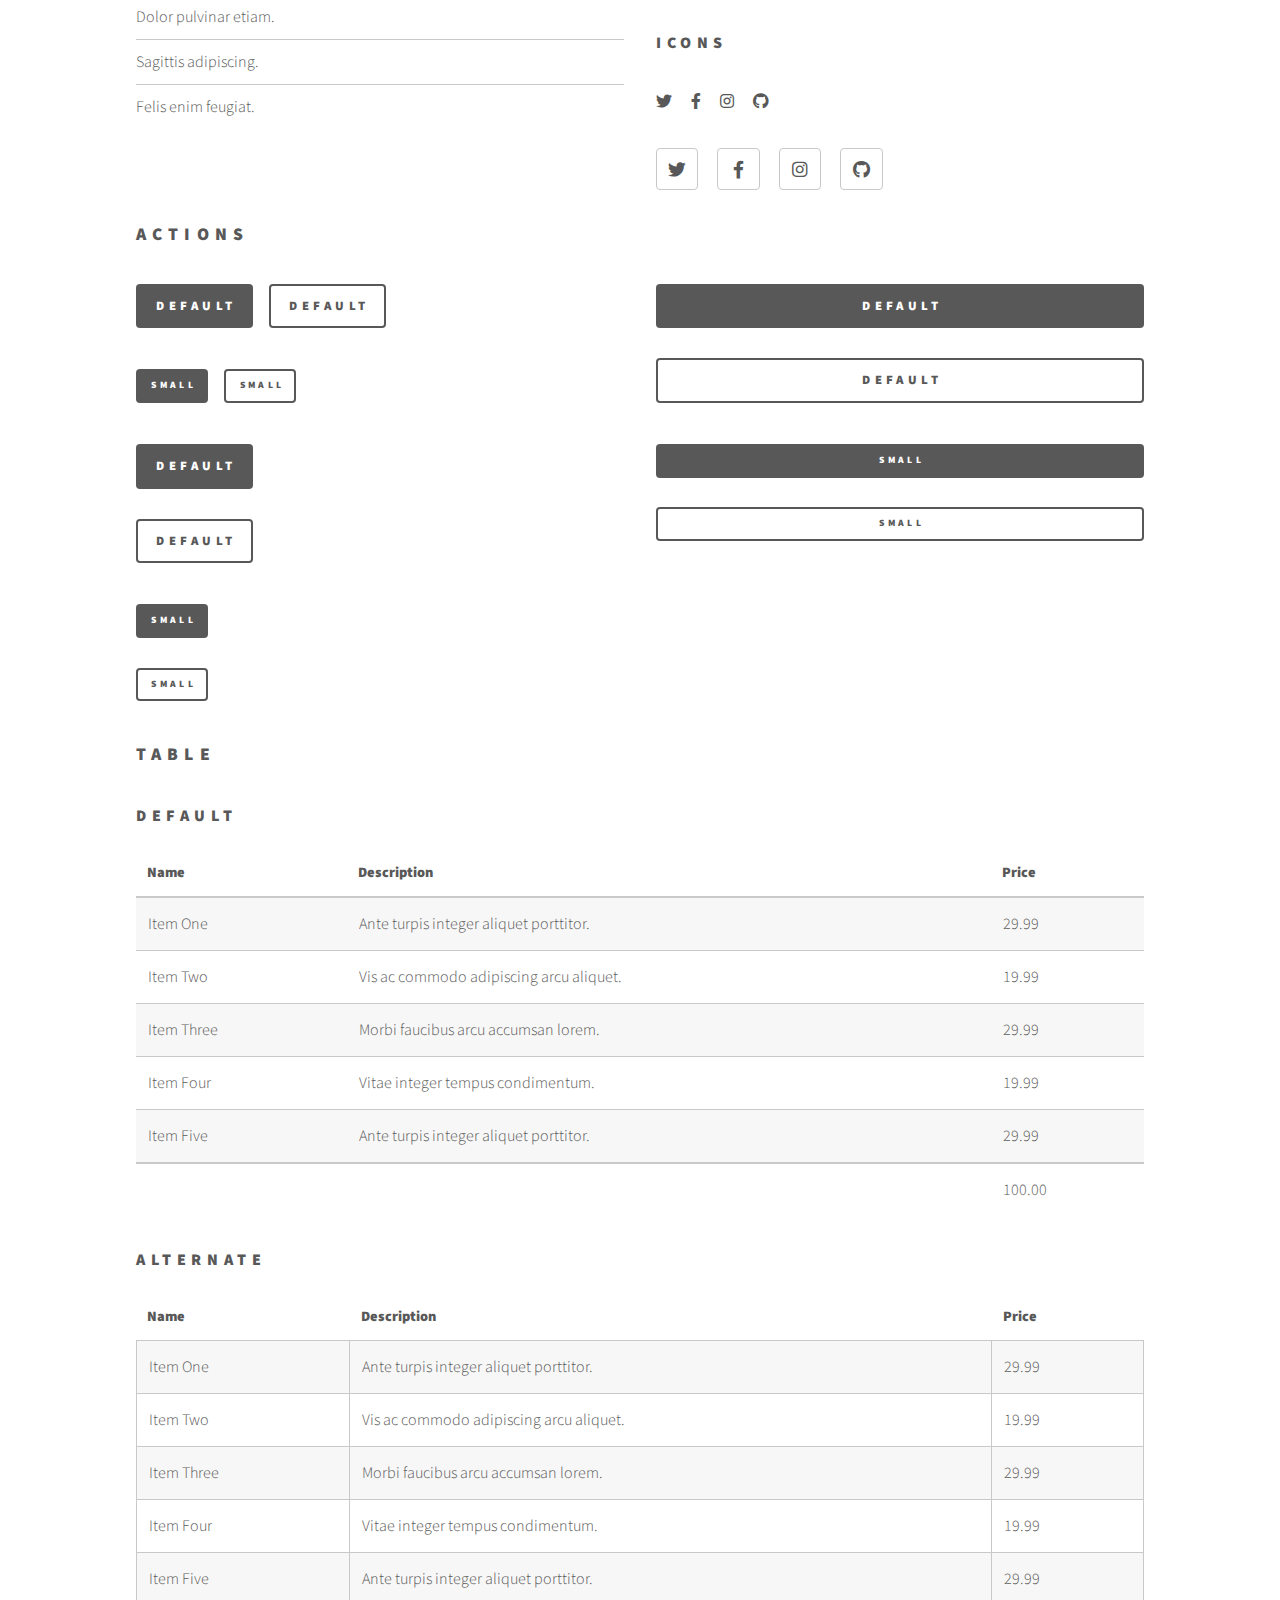
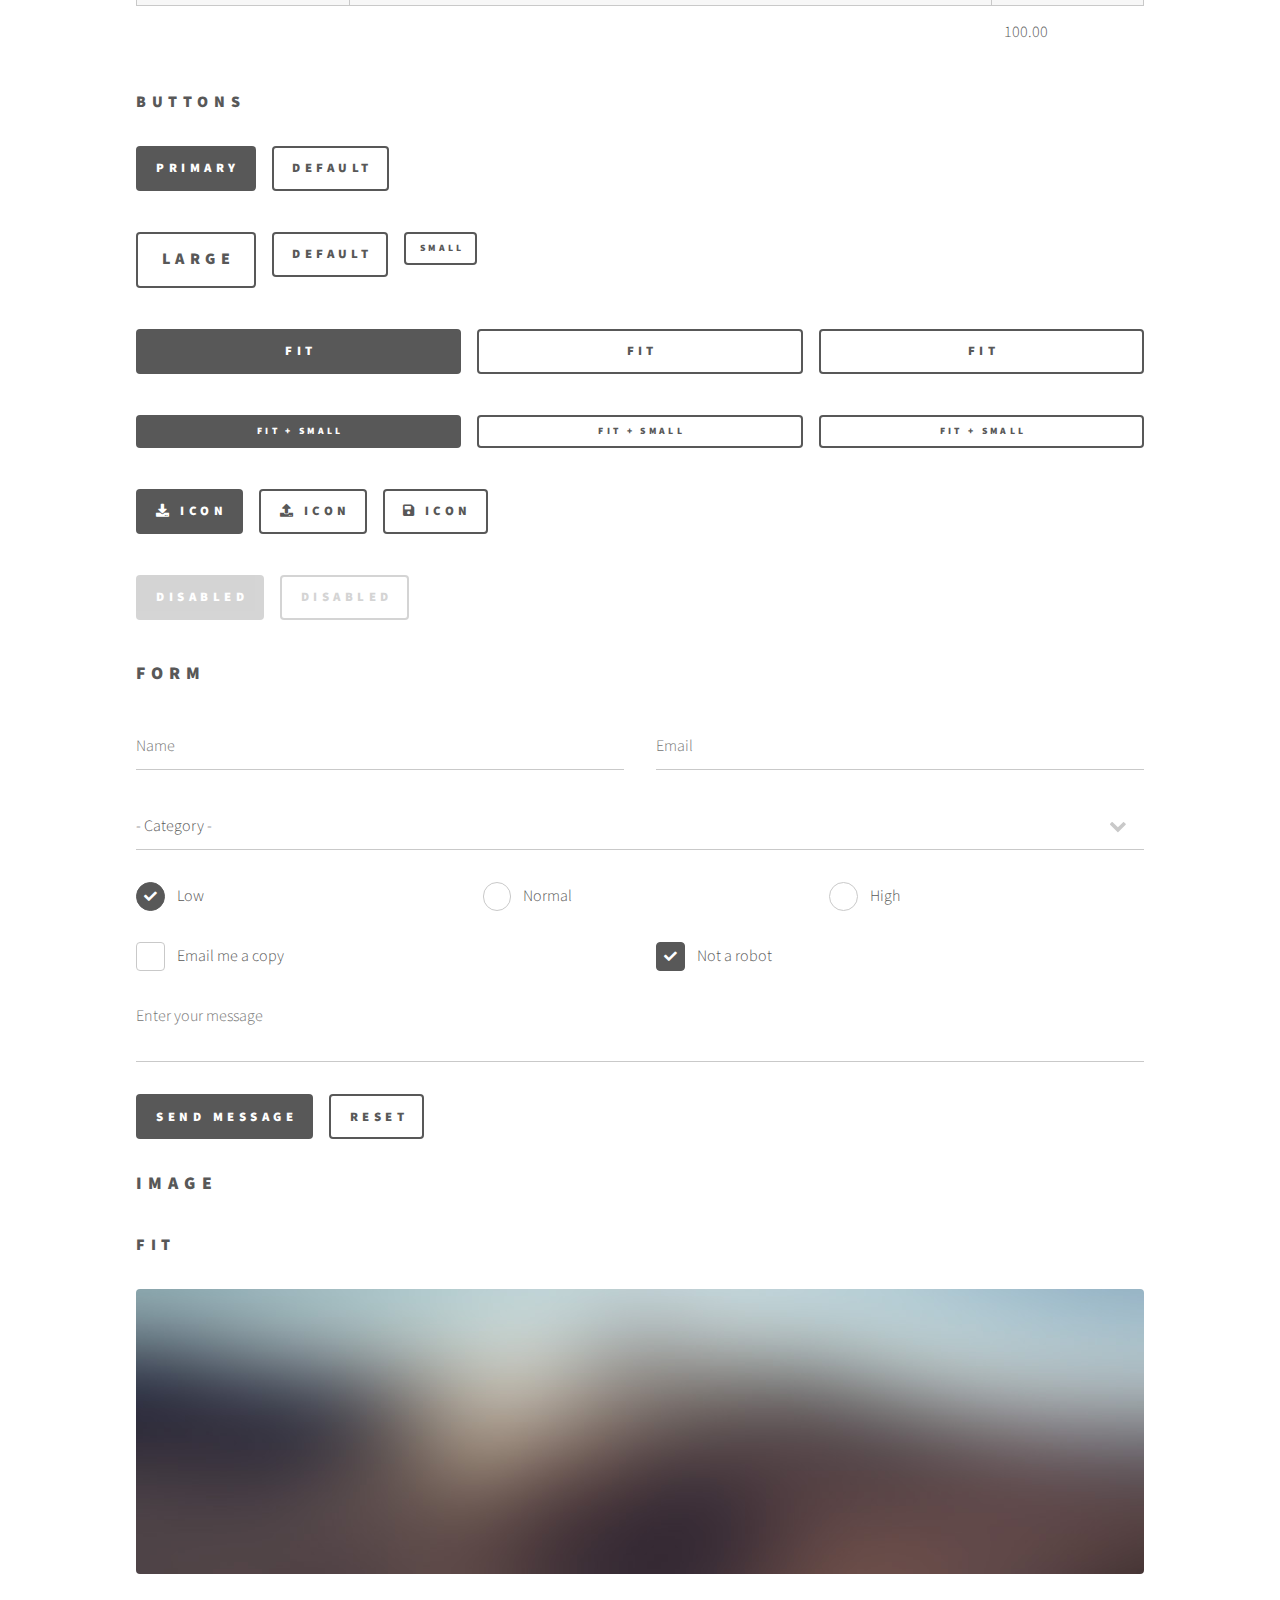
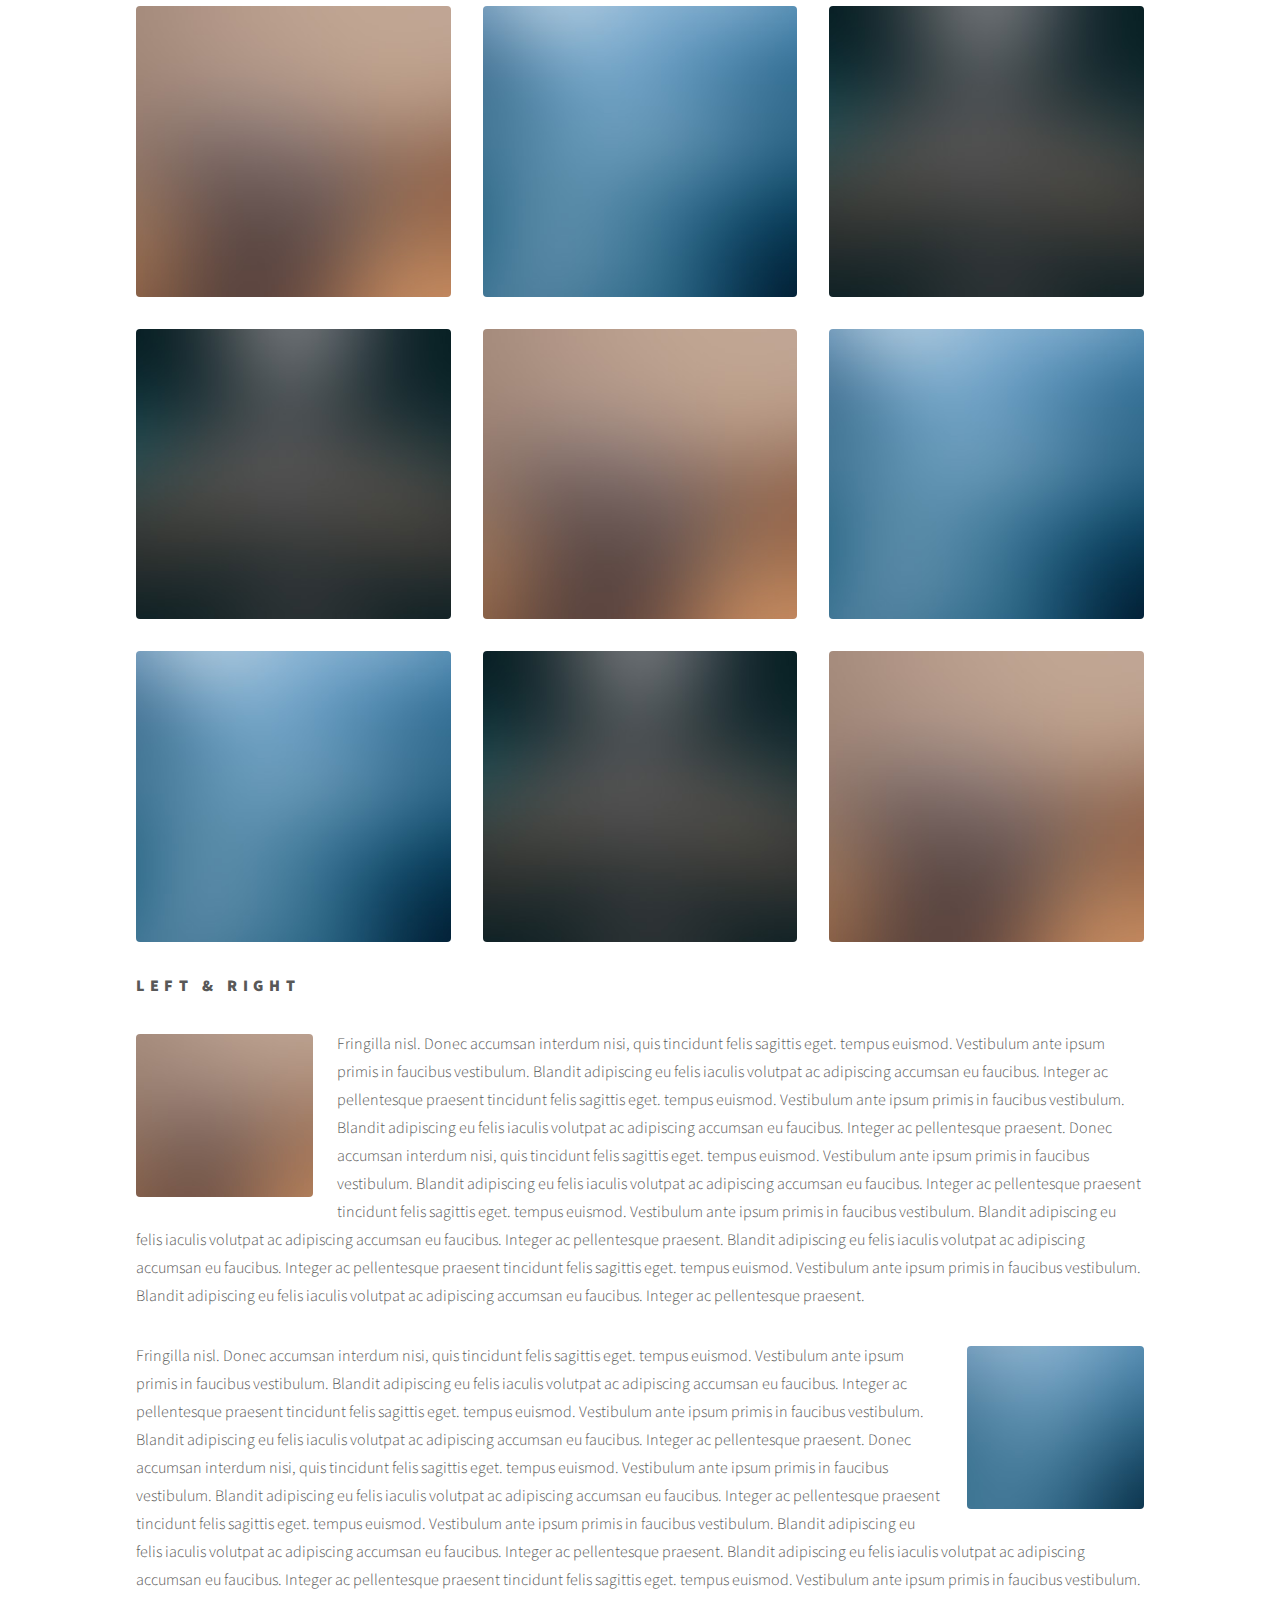
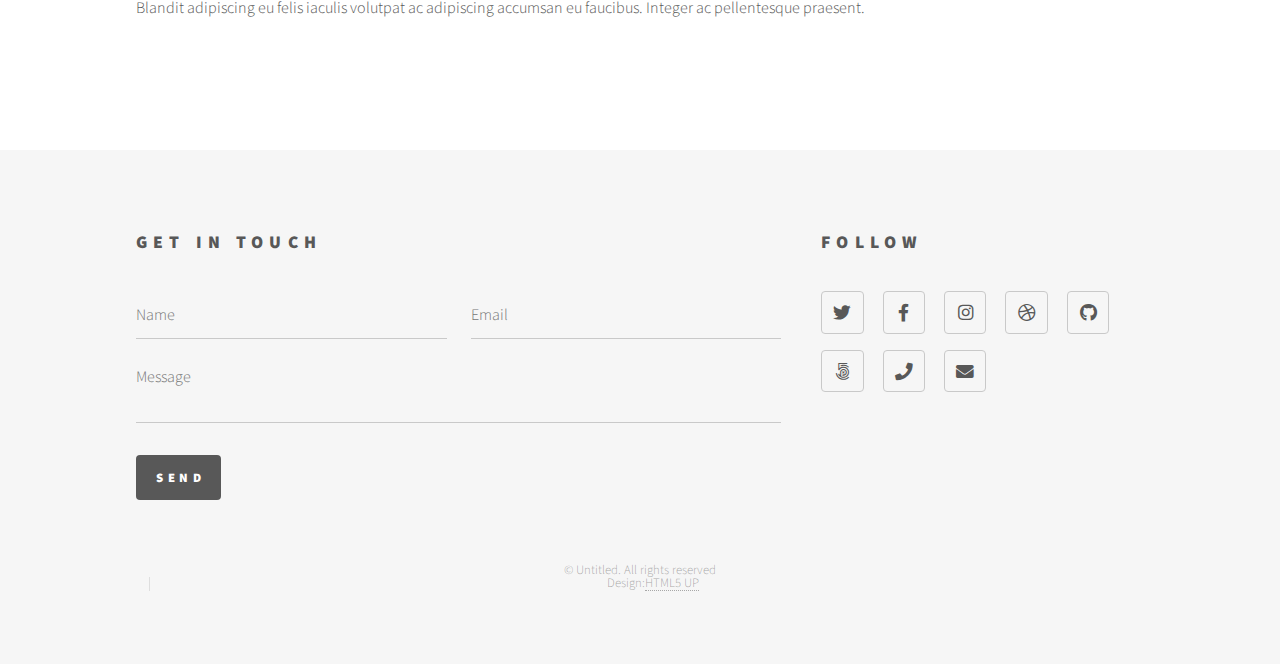
<file: elements.html>
<!DOCTYPE HTML>
<!--
	Phantom by HTML5 UP
	html5up.net | @ajlkn
	Free for personal and commercial use under the CCA 3.0 license (html5up.net/license)
-->
<html>
	<head>
		<title>Elements - Phantom by HTML5 UP</title>
		<meta charset="utf-8" />
		<meta name="viewport" content="width=device-width, initial-scale=1, user-scalable=no" />
		<link rel="stylesheet" href="assets/css/main.css" />
		<noscript><link rel="stylesheet" href="assets/css/noscript.css" /></noscript>
	</head>
	<body class="is-preload">
		<!-- Wrapper -->
			<div id="wrapper">

				<!-- Header -->
					<header id="header">
						<div class="inner">

							<!-- Logo -->
								<a href="index.html" class="logo">
									<span class="symbol"><img src="images/logo.svg" alt="" /></span><span class="title">Phantom</span>
								</a>

							<!-- Nav -->
								<nav>
									<ul>
										<li><a href="#menu">Menu</a></li>
									</ul>
								</nav>

						</div>
					</header>

				<!-- Menu -->
					<nav id="menu">
						<h2>Menu</h2>
						<ul>
							<li><a href="index.html">Home</a></li>
							<li><a href="generic.html">Ipsum veroeros</a></li>
							<li><a href="generic.html">Tempus etiam</a></li>
							<li><a href="generic.html">Consequat dolor</a></li>
							<li><a href="elements.html">Elements</a></li>
						</ul>
					</nav>

				<!-- Main -->
					<div id="main">
						<div class="inner">
							<h1>Elements</h1>

							<!-- Text -->
								<section>
									<h2>Text</h2>
									<p>This is <b>bold</b> and this is <strong>strong</strong>. This is <i>italic</i> and this is <em>emphasized</em>.
									This is <sup>superscript</sup> text and this is <sub>subscript</sub> text.
									This is <u>underlined</u> and this is code: <code>for (;;) { ... }</code>. Finally, <a href="#">this is a link</a>.</p>
									<hr />
									<p>Nunc lacinia ante nunc ac lobortis. Interdum adipiscing gravida odio porttitor sem non mi integer non faucibus ornare mi ut ante amet placerat aliquet. Volutpat eu sed ante lacinia sapien lorem accumsan varius montes viverra nibh in adipiscing blandit tempus accumsan.</p>
									<hr />
									<h2>Heading Level 2</h2>
									<h3>Heading Level 3</h3>
									<h4>Heading Level 4</h4>
									<hr />
									<h3>Blockquote</h3>
									<blockquote>Fringilla nisl. Donec accumsan interdum nisi, quis tincidunt felis sagittis eget tempus euismod. Vestibulum ante ipsum primis in faucibus vestibulum. Blandit adipiscing eu felis iaculis volutpat ac adipiscing accumsan faucibus. Vestibulum ante ipsum primis in faucibus lorem ipsum dolor sit amet nullam adipiscing eu felis.</blockquote>
									<h3>Preformatted</h3>
									<pre><code>i = 0;

while (!deck.isInOrder()) {
    print 'Iteration ' + i;
    deck.shuffle();
    i++;
}

print 'It took ' + i + ' iterations to sort the deck.';</code></pre>
								</section>

							<!-- Lists -->
								<section>
									<h2>Lists</h2>
									<div class="row">
										<div class="col-6 col-12-medium">
											<h3>Unordered</h3>
											<ul>
												<li>Dolor pulvinar etiam.</li>
												<li>Sagittis adipiscing.</li>
												<li>Felis enim feugiat.</li>
											</ul>
											<h3>Alternate</h3>
											<ul class="alt">
												<li>Dolor pulvinar etiam.</li>
												<li>Sagittis adipiscing.</li>
												<li>Felis enim feugiat.</li>
											</ul>
										</div>
										<div class="col-6 col-12-medium">
											<h3>Ordered</h3>
											<ol>
												<li>Dolor pulvinar etiam.</li>
												<li>Etiam vel felis viverra.</li>
												<li>Felis enim feugiat.</li>
												<li>Dolor pulvinar etiam.</li>
												<li>Etiam vel felis lorem.</li>
												<li>Felis enim et feugiat.</li>
											</ol>
											<h3>Icons</h3>
											<ul class="icons">
												<li><a href="#" class="icon brands style1 fa-twitter"><span class="label">Twitter</span></a></li>
												<li><a href="#" class="icon brands style1 fa-facebook-f"><span class="label">Facebook</span></a></li>
												<li><a href="#" class="icon brands style1 fa-instagram"><span class="label">Instagram</span></a></li>
												<li><a href="#" class="icon brands style1 fa-github"><span class="label">Github</span></a></li>
											</ul>
											<ul class="icons">
												<li><a href="#" class="icon brands style2 fa-twitter"><span class="label">Twitter</span></a></li>
												<li><a href="#" class="icon brands style2 fa-facebook-f"><span class="label">Facebook</span></a></li>
												<li><a href="#" class="icon brands style2 fa-instagram"><span class="label">Instagram</span></a></li>
												<li><a href="#" class="icon brands style2 fa-github"><span class="label">Github</span></a></li>
											</ul>
										</div>
									</div>
									<h2>Actions</h2>
									<div class="row">
										<div class="col-6 col-12-medium">
											<ul class="actions">
												<li><a href="#" class="button primary">Default</a></li>
												<li><a href="#" class="button">Default</a></li>
											</ul>
											<ul class="actions small">
												<li><a href="#" class="button primary small">Small</a></li>
												<li><a href="#" class="button small">Small</a></li>
											</ul>
											<ul class="actions stacked">
												<li><a href="#" class="button primary">Default</a></li>
												<li><a href="#" class="button">Default</a></li>
											</ul>
											<ul class="actions stacked">
												<li><a href="#" class="button primary small">Small</a></li>
												<li><a href="#" class="button small">Small</a></li>
											</ul>
										</div>
										<div class="col-6 col-12-medium">
											<ul class="actions stacked">
												<li><a href="#" class="button primary fit">Default</a></li>
												<li><a href="#" class="button fit">Default</a></li>
											</ul>
											<ul class="actions stacked">
												<li><a href="#" class="button primary small fit">Small</a></li>
												<li><a href="#" class="button small fit">Small</a></li>
											</ul>
										</div>
									</div>
								</section>

							<!-- Table -->
								<section>
									<h2>Table</h2>
									<h3>Default</h3>
									<div class="table-wrapper">
										<table>
											<thead>
												<tr>
													<th>Name</th>
													<th>Description</th>
													<th>Price</th>
												</tr>
											</thead>
											<tbody>
												<tr>
													<td>Item One</td>
													<td>Ante turpis integer aliquet porttitor.</td>
													<td>29.99</td>
												</tr>
												<tr>
													<td>Item Two</td>
													<td>Vis ac commodo adipiscing arcu aliquet.</td>
													<td>19.99</td>
												</tr>
												<tr>
													<td>Item Three</td>
													<td> Morbi faucibus arcu accumsan lorem.</td>
													<td>29.99</td>
												</tr>
												<tr>
													<td>Item Four</td>
													<td>Vitae integer tempus condimentum.</td>
													<td>19.99</td>
												</tr>
												<tr>
													<td>Item Five</td>
													<td>Ante turpis integer aliquet porttitor.</td>
													<td>29.99</td>
												</tr>
											</tbody>
											<tfoot>
												<tr>
													<td colspan="2"></td>
													<td>100.00</td>
												</tr>
											</tfoot>
										</table>
									</div>

									<h3>Alternate</h3>
									<div class="table-wrapper">
										<table class="alt">
											<thead>
												<tr>
													<th>Name</th>
													<th>Description</th>
													<th>Price</th>
												</tr>
											</thead>
											<tbody>
												<tr>
													<td>Item One</td>
													<td>Ante turpis integer aliquet porttitor.</td>
													<td>29.99</td>
												</tr>
												<tr>
													<td>Item Two</td>
													<td>Vis ac commodo adipiscing arcu aliquet.</td>
													<td>19.99</td>
												</tr>
												<tr>
													<td>Item Three</td>
													<td> Morbi faucibus arcu accumsan lorem.</td>
													<td>29.99</td>
												</tr>
												<tr>
													<td>Item Four</td>
													<td>Vitae integer tempus condimentum.</td>
													<td>19.99</td>
												</tr>
												<tr>
													<td>Item Five</td>
													<td>Ante turpis integer aliquet porttitor.</td>
													<td>29.99</td>
												</tr>
											</tbody>
											<tfoot>
												<tr>
													<td colspan="2"></td>
													<td>100.00</td>
												</tr>
											</tfoot>
										</table>
									</div>
								</section>

							<!-- Buttons -->
								<section>
									<h3>Buttons</h3>
									<ul class="actions">
										<li><a href="#" class="button primary">Primary</a></li>
										<li><a href="#" class="button">Default</a></li>
									</ul>
									<ul class="actions">
										<li><a href="#" class="button large">Large</a></li>
										<li><a href="#" class="button">Default</a></li>
										<li><a href="#" class="button small">Small</a></li>
									</ul>
									<ul class="actions fit">
										<li><a href="#" class="button primary fit">Fit</a></li>
										<li><a href="#" class="button fit">Fit</a></li>
										<li><a href="#" class="button fit">Fit</a></li>
									</ul>
									<ul class="actions fit small">
										<li><a href="#" class="button primary fit small">Fit + Small</a></li>
										<li><a href="#" class="button fit small">Fit + Small</a></li>
										<li><a href="#" class="button fit small">Fit + Small</a></li>
									</ul>
									<ul class="actions">
										<li><a href="#" class="button primary icon solid fa-download">Icon</a></li>
										<li><a href="#" class="button icon solid fa-upload">Icon</a></li>
										<li><a href="#" class="button icon solid fa-save">Icon</a></li>
									</ul>
									<ul class="actions">
										<li><span class="button primary disabled">Disabled</span></li>
										<li><span class="button disabled">Disabled</span></li>
									</ul>
								</section>

							<!-- Form -->
								<section>
									<h2>Form</h2>
									<form method="post" action="#">
										<div class="row gtr-uniform">
											<div class="col-6 col-12-xsmall">
												<input type="text" name="demo-name" id="demo-name" value="" placeholder="Name" />
											</div>
											<div class="col-6 col-12-xsmall">
												<input type="email" name="demo-email" id="demo-email" value="" placeholder="Email" />
											</div>
											<div class="col-12">
												<select name="demo-category" id="demo-category">
													<option value="">- Category -</option>
													<option value="1">Manufacturing</option>
													<option value="1">Shipping</option>
													<option value="1">Administration</option>
													<option value="1">Human Resources</option>
												</select>
											</div>
											<div class="col-4 col-12-small">
												<input type="radio" id="demo-priority-low" name="demo-priority" checked>
												<label for="demo-priority-low">Low</label>
											</div>
											<div class="col-4 col-12-small">
												<input type="radio" id="demo-priority-normal" name="demo-priority">
												<label for="demo-priority-normal">Normal</label>
											</div>
											<div class="col-4 col-12-small">
												<input type="radio" id="demo-priority-high" name="demo-priority">
												<label for="demo-priority-high">High</label>
											</div>
											<div class="col-6 col-12-small">
												<input type="checkbox" id="demo-copy" name="demo-copy">
												<label for="demo-copy">Email me a copy</label>
											</div>
											<div class="col-6 col-12-small">
												<input type="checkbox" id="demo-human" name="demo-human" checked>
												<label for="demo-human">Not a robot</label>
											</div>
											<div class="col-12">
												<textarea name="demo-message" id="demo-message" placeholder="Enter your message" rows="6"></textarea>
											</div>
											<div class="col-12">
												<ul class="actions">
													<li><input type="submit" value="Send Message" class="primary" /></li>
													<li><input type="reset" value="Reset" /></li>
												</ul>
											</div>
										</div>
									</form>
								</section>

							<!-- Image -->
								<section>
									<h2>Image</h2>
									<h3>Fit</h3>
									<div class="box alt">
										<div class="row gtr-uniform">
											<div class="col-12"><span class="image fit"><img src="images/pic13.jpg" alt="" /></span></div>
											<div class="col-4"><span class="image fit"><img src="images/pic01.jpg" alt="" /></span></div>
											<div class="col-4"><span class="image fit"><img src="images/pic02.jpg" alt="" /></span></div>
											<div class="col-4"><span class="image fit"><img src="images/pic03.jpg" alt="" /></span></div>
											<div class="col-4"><span class="image fit"><img src="images/pic03.jpg" alt="" /></span></div>
											<div class="col-4"><span class="image fit"><img src="images/pic01.jpg" alt="" /></span></div>
											<div class="col-4"><span class="image fit"><img src="images/pic02.jpg" alt="" /></span></div>
											<div class="col-4"><span class="image fit"><img src="images/pic02.jpg" alt="" /></span></div>
											<div class="col-4"><span class="image fit"><img src="images/pic03.jpg" alt="" /></span></div>
											<div class="col-4"><span class="image fit"><img src="images/pic01.jpg" alt="" /></span></div>
										</div>
									</div>
									<h3>Left &amp; Right</h3>
									<p><span class="image left"><img src="images/pic14.jpg" alt="" /></span>Fringilla nisl. Donec accumsan interdum nisi, quis tincidunt felis sagittis eget. tempus euismod. Vestibulum ante ipsum primis in faucibus vestibulum. Blandit adipiscing eu felis iaculis volutpat ac adipiscing accumsan eu faucibus. Integer ac pellentesque praesent tincidunt felis sagittis eget. tempus euismod. Vestibulum ante ipsum primis in faucibus vestibulum. Blandit adipiscing eu felis iaculis volutpat ac adipiscing accumsan eu faucibus. Integer ac pellentesque praesent. Donec accumsan interdum nisi, quis tincidunt felis sagittis eget. tempus euismod. Vestibulum ante ipsum primis in faucibus vestibulum. Blandit adipiscing eu felis iaculis volutpat ac adipiscing accumsan eu faucibus. Integer ac pellentesque praesent tincidunt felis sagittis eget. tempus euismod. Vestibulum ante ipsum primis in faucibus vestibulum. Blandit adipiscing eu felis iaculis volutpat ac adipiscing accumsan eu faucibus. Integer ac pellentesque praesent. Blandit adipiscing eu felis iaculis volutpat ac adipiscing accumsan eu faucibus. Integer ac pellentesque praesent tincidunt felis sagittis eget. tempus euismod. Vestibulum ante ipsum primis in faucibus vestibulum. Blandit adipiscing eu felis iaculis volutpat ac adipiscing accumsan eu faucibus. Integer ac pellentesque praesent.</p>
									<p><span class="image right"><img src="images/pic15.jpg" alt="" /></span>Fringilla nisl. Donec accumsan interdum nisi, quis tincidunt felis sagittis eget. tempus euismod. Vestibulum ante ipsum primis in faucibus vestibulum. Blandit adipiscing eu felis iaculis volutpat ac adipiscing accumsan eu faucibus. Integer ac pellentesque praesent tincidunt felis sagittis eget. tempus euismod. Vestibulum ante ipsum primis in faucibus vestibulum. Blandit adipiscing eu felis iaculis volutpat ac adipiscing accumsan eu faucibus. Integer ac pellentesque praesent. Donec accumsan interdum nisi, quis tincidunt felis sagittis eget. tempus euismod. Vestibulum ante ipsum primis in faucibus vestibulum. Blandit adipiscing eu felis iaculis volutpat ac adipiscing accumsan eu faucibus. Integer ac pellentesque praesent tincidunt felis sagittis eget. tempus euismod. Vestibulum ante ipsum primis in faucibus vestibulum. Blandit adipiscing eu felis iaculis volutpat ac adipiscing accumsan eu faucibus. Integer ac pellentesque praesent. Blandit adipiscing eu felis iaculis volutpat ac adipiscing accumsan eu faucibus. Integer ac pellentesque praesent tincidunt felis sagittis eget. tempus euismod. Vestibulum ante ipsum primis in faucibus vestibulum. Blandit adipiscing eu felis iaculis volutpat ac adipiscing accumsan eu faucibus. Integer ac pellentesque praesent.</p>
								</section>

						</div>
					</div>

				<!-- Footer -->
					<footer id="footer">
						<div class="inner">
							<section>
								<h2>Get in touch</h2>
								<form method="post" action="#">
									<div class="fields">
										<div class="field half">
											<input type="text" name="name" id="name" placeholder="Name" />
										</div>
										<div class="field half">
											<input type="email" name="email" id="email" placeholder="Email" />
										</div>
										<div class="field">
											<textarea name="message" id="message" placeholder="Message"></textarea>
										</div>
									</div>
									<ul class="actions">
										<li><input type="submit" value="Send" class="primary" /></li>
									</ul>
								</form>
							</section>
							<section>
								<h2>Follow</h2>
								<ul class="icons">
									<li><a href="#" class="icon brands style2 fa-twitter"><span class="label">Twitter</span></a></li>
									<li><a href="#" class="icon brands style2 fa-facebook-f"><span class="label">Facebook</span></a></li>
									<li><a href="#" class="icon brands style2 fa-instagram"><span class="label">Instagram</span></a></li>
									<li><a href="#" class="icon brands style2 fa-dribbble"><span class="label">Dribbble</span></a></li>
									<li><a href="#" class="icon brands style2 fa-github"><span class="label">GitHub</span></a></li>
									<li><a href="#" class="icon brands style2 fa-500px"><span class="label">500px</span></a></li>
									<li><a href="#" class="icon solid style2 fa-phone"><span class="label">Phone</span></a></li>
									<li><a href="#" class="icon solid style2 fa-envelope"><span class="label">Email</span></a></li>
								</ul>
							</section>
							<ul class="copyright">
								<li>&copy; Untitled. All rights reserved</li><li>Design: <a href="http://html5up.net">HTML5 UP</a></li>
							</ul>
						</div>
					</footer>

			</div>

		<!-- Scripts -->
			<script src="assets/js/jquery.min.js"></script>
			<script src="assets/js/browser.min.js"></script>
			<script src="assets/js/breakpoints.min.js"></script>
			<script src="assets/js/util.js"></script>
			<script src="assets/js/main.js"></script>

	</body>
</html>
</file>
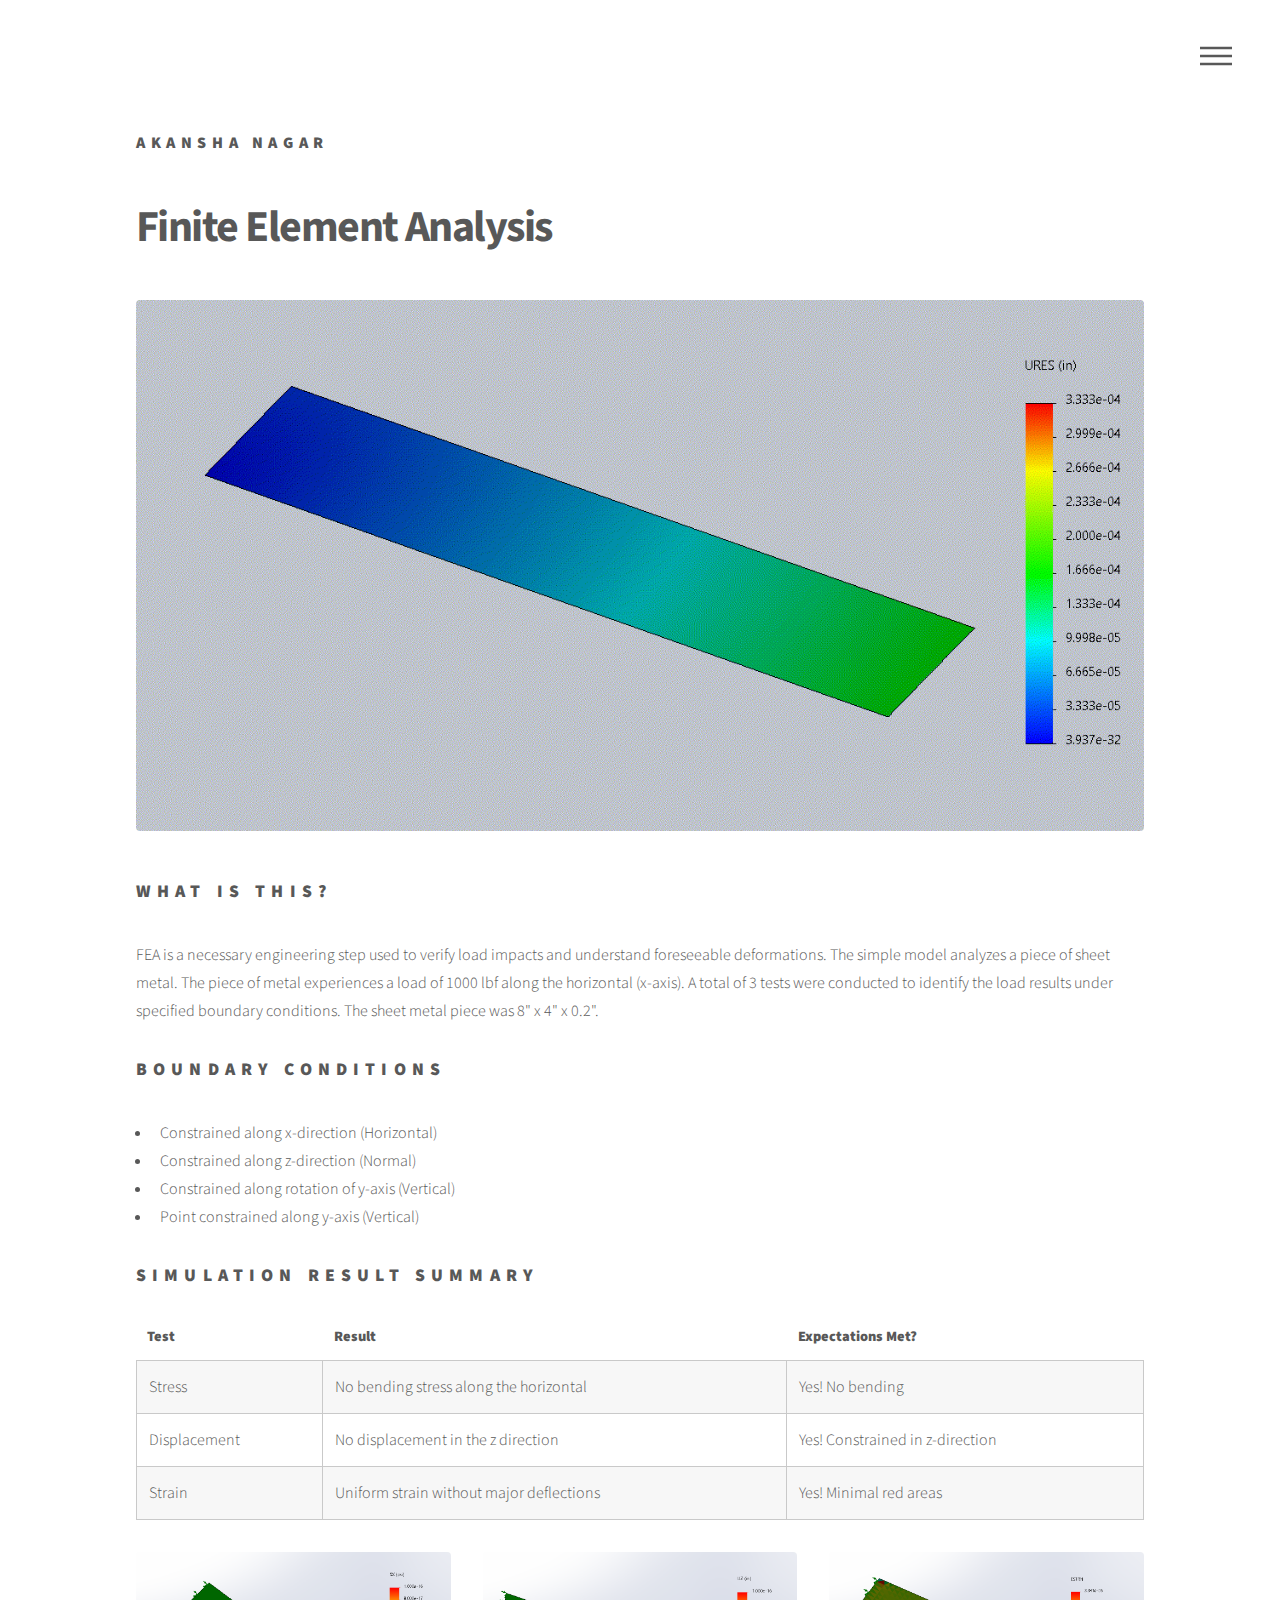
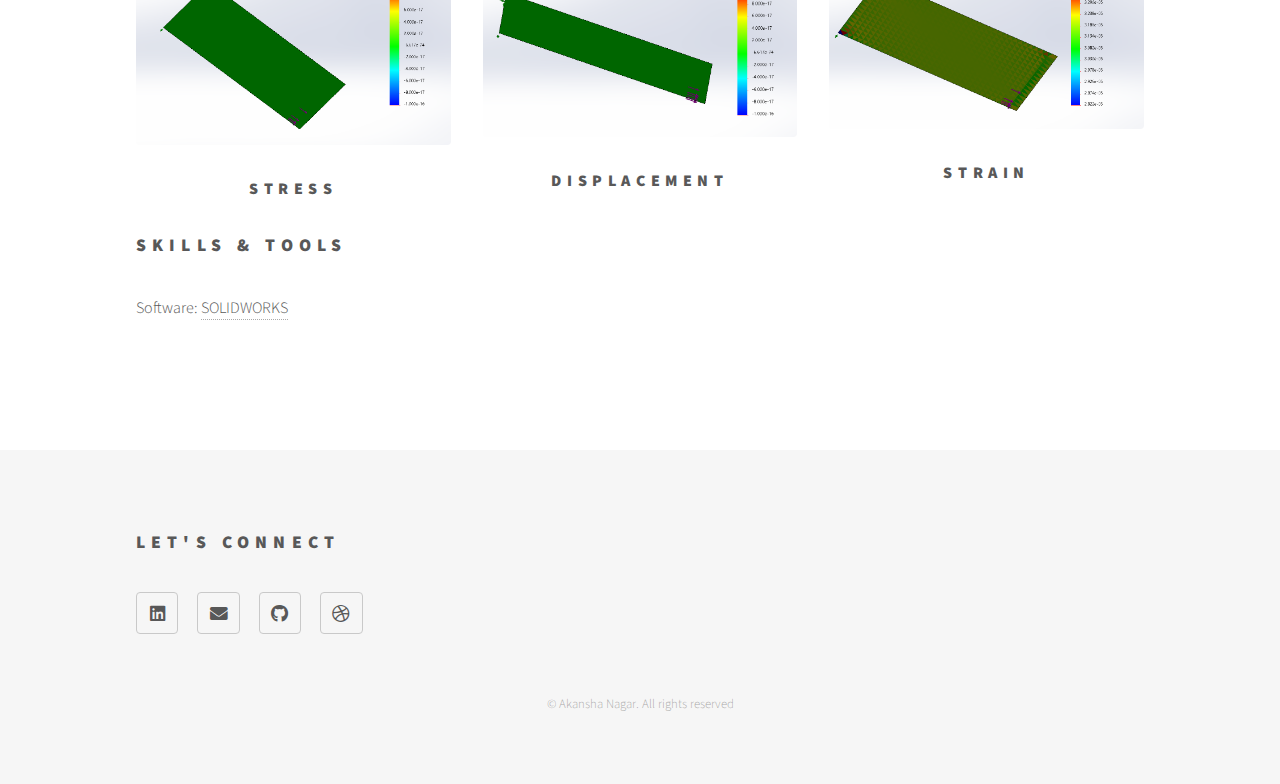
<file: fea.html>
<!DOCTYPE HTML>

<html>
	<head>
		<title>FEA</title>
		<meta charset="utf-8" />
		<meta name="viewport" content="width=device-width, initial-scale=1, user-scalable=no" />
		<link rel="stylesheet" href="assets/css/main.css" />
		<noscript><link rel="stylesheet" href="assets/css/noscript.css" /></noscript>
	</head>
	<body class="is-preload">
		<!-- Wrapper -->
			<div id="wrapper">

				<!-- Header -->
					<header id="header">
						<div class="inner">

							<!-- Logo -->
								<a href="index.html" class="logo">
									<span class="title">Akansha Nagar</span>
								</a>

							<!-- Nav -->
								<nav>
									<ul>
										<li><a href="#menu">Menu</a></li>
									</ul>
								</nav>

						</div>
					</header>

				<!-- Menu -->
					<nav id="menu">
						<h2>Menu</h2>
						<ul>
							<li><a href="index.html">Home</a></li>
							<li><a href="stirling_engine.html">Stirling Engine</a></li>
							<li><a href="python_app.html">Fun Fact Library</a></li>
							<li><a href="claw.html">Dual Pronged Mechanical Claw</a></li>
							<li><a href="snake.html">Search & Rescue Snake Robot</a></li>
							<li><a href="csme.html">Canadian Society of Mechanical Engineers</a></li>
							<li><a href="pcb.html">Automatic Night Light PCB</a></li>
							<li><a href="data.html">Bayesian Probabilistic Programming & K-Clustering</a></li>
							<li><a href="elec_motors.html">Electrical Schematics</a></li>
							<li><a href="fea.html">Finite Element Analysis</a></li>

						
						</ul>
					</nav>

				<!-- Main -->
					<div id="main">
						<div class="inner">
							<h1>Finite Element Analysis</h1>
							<span class="image main"><img src="images/sheet_plate.gif" alt="" /></span>
							<h2>What is this?</h2>
							<p>FEA is a necessary engineering step used to verify load impacts and understand
								foreseeable deformations. The simple model analyzes a piece of sheet metal. The piece
								of metal experiences a load of 1000 lbf along the horizontal (x-axis). A total of 3 tests
								were conducted to identify the load results under specified boundary conditions. The sheet
								metal piece was 8" x 4" x 0.2".
							</p>
							<h2>Boundary Conditions</h2>
							<ul>
							<li>Constrained along x-direction (Horizontal)</li>
							<li>Constrained along z-direction (Normal)</li>
							<li>Constrained along rotation of y-axis (Vertical)</li>
							<li>Point constrained along y-axis (Vertical)</li>
						</ul>
							<h2>Simulation Result Summary</h2>
						
									<div class="table-wrapper">
										<table class="alt">
											<thead>
												<tr>
													<th>Test</th>
													<th>Result</th>
													<th>Expectations Met?</th>
												</tr>
											</thead>
											<tbody>
												<tr>
													<td>Stress</td>
													<td>No bending stress along the horizontal</td>
													<td>Yes! No bending</td>
												</tr>
												<tr>
													<td>Displacement</td>
													<td>No displacement in the z direction</td>
													<td>Yes! Constrained in z-direction</td>
												</tr>
												<tr>
													<td>Strain</td>
													<td>Uniform strain without major deflections</td>
													<td>Yes! Minimal red areas</td>
												</tr>
												
										
											</tbody>
										
										</table>
									</div>

									<div class="box alt">
										<div class="row gtr-uniform">
										
											<div class="col-4"><span class="image fit"><img src="images/stress.PNG" alt="" /></span> 
												 <h3 style="text-align:center;"> Stress</h3> 
											</div>
											<div class="col-4"><span class="image fit"><img src="images/displacement.PNG" alt="" /></span>
												<h3 style="text-align:center;">Displacement</h3>
											</div>
											<div class="col-4"><span class="image fit"><img src="images/strain.PNG" alt="" /></span>
												<h3 style="text-align:center;">Strain</h3>
											</div>
											
										</div>
									</div>
							<h2>Skills & Tools</h2>
							<p>Software: <a href="https://www.solidworks.com/">SOLIDWORKS</a></p>
						
						</div>
					</div>

				<!-- Footer -->
					<footer id="footer">
						<div class="inner">
						
							<section>
								<h2>Let's Connect</h2>
								<ul class="icons">
									

									<li><a href="https://www.linkedin.com/in/akansha-nagar/" class="icon brands style2 fab fa-linkedin"><span class="label">Facebook</span></a></li>
									<li><a href="mailto: akanshanagar8@gmail.com" class="icon solid style2 fa-envelope"><span class="label">Email</span></a></li>
									<li><a href="https://github.com/akansha-n888" class="icon brands style2 fa-github"><span class="label">GitHub</span></a></li>
									<li><a href="https://grabcad.com/akansha.nagar-1" class="icon brands style2 fa-dribbble"><span class="label">GrabCAD</span></a></li>
									
								</ul>
							</section>
							<ul class="copyright">
								<li>&copy; Akansha Nagar. All rights reserved</li>
							</ul>
						</div>
					</footer>

			</div>

		<!-- Scripts -->
			<script src="assets/js/jquery.min.js"></script>
			<script src="assets/js/browser.min.js"></script>
			<script src="assets/js/breakpoints.min.js"></script>
			<script src="assets/js/util.js"></script>
			<script src="assets/js/main.js"></script>

	</body>
</html>
</file>
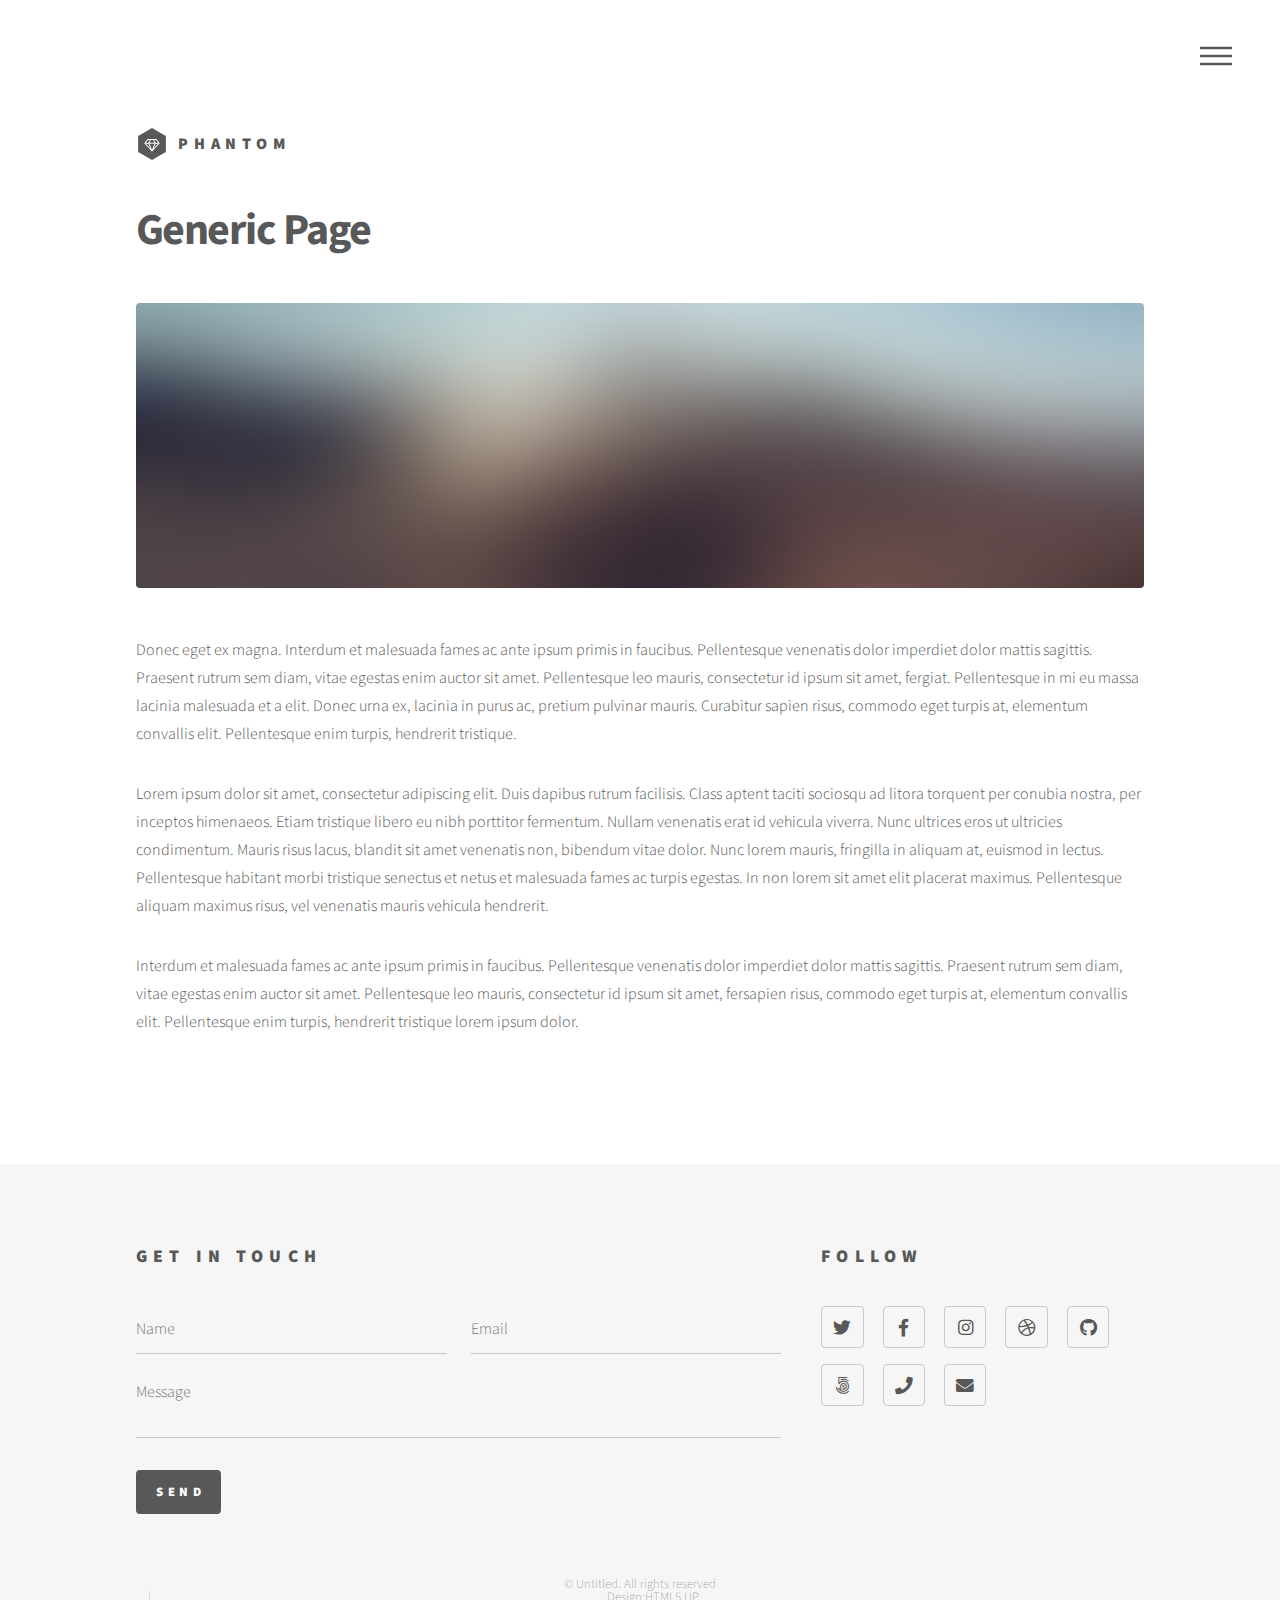
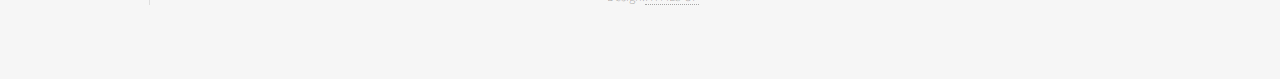
<file: generic.html>
<!DOCTYPE HTML>
<!--
	Phantom by HTML5 UP
	html5up.net | @ajlkn
	Free for personal and commercial use under the CCA 3.0 license (html5up.net/license)
-->
<html>
	<head>
		<title>Generic - Phantom by HTML5 UP</title>
		<meta charset="utf-8" />
		<meta name="viewport" content="width=device-width, initial-scale=1, user-scalable=no" />
		<link rel="stylesheet" href="assets/css/main.css" />
		<noscript><link rel="stylesheet" href="assets/css/noscript.css" /></noscript>
	</head>
	<body class="is-preload">
		<!-- Wrapper -->
			<div id="wrapper">

				<!-- Header -->
					<header id="header">
						<div class="inner">

							<!-- Logo -->
								<a href="index.html" class="logo">
									<span class="symbol"><img src="images/logo.svg" alt="" /></span><span class="title">Phantom</span>
								</a>

							<!-- Nav -->
								<nav>
									<ul>
										<li><a href="#menu">Menu</a></li>
									</ul>
								</nav>

						</div>
					</header>

				<!-- Menu -->
					<nav id="menu">
						<h2>Menu</h2>
						<ul>
							<li><a href="index.html">Home</a></li>
							<li><a href="generic.html">Ipsum veroeros</a></li>
							<li><a href="generic.html">Tempus etiam</a></li>
							<li><a href="generic.html">Consequat dolor</a></li>
							<li><a href="elements.html">Elements</a></li>
						</ul>
					</nav>

				<!-- Main -->
					<div id="main">
						<div class="inner">
							<h1>Generic Page</h1>
							<span class="image main"><img src="images/pic13.jpg" alt="" /></span>
							<p>Donec eget ex magna. Interdum et malesuada fames ac ante ipsum primis in faucibus. Pellentesque venenatis dolor imperdiet dolor mattis sagittis. Praesent rutrum sem diam, vitae egestas enim auctor sit amet. Pellentesque leo mauris, consectetur id ipsum sit amet, fergiat. Pellentesque in mi eu massa lacinia malesuada et a elit. Donec urna ex, lacinia in purus ac, pretium pulvinar mauris. Curabitur sapien risus, commodo eget turpis at, elementum convallis elit. Pellentesque enim turpis, hendrerit tristique.</p>
							<p>Lorem ipsum dolor sit amet, consectetur adipiscing elit. Duis dapibus rutrum facilisis. Class aptent taciti sociosqu ad litora torquent per conubia nostra, per inceptos himenaeos. Etiam tristique libero eu nibh porttitor fermentum. Nullam venenatis erat id vehicula viverra. Nunc ultrices eros ut ultricies condimentum. Mauris risus lacus, blandit sit amet venenatis non, bibendum vitae dolor. Nunc lorem mauris, fringilla in aliquam at, euismod in lectus. Pellentesque habitant morbi tristique senectus et netus et malesuada fames ac turpis egestas. In non lorem sit amet elit placerat maximus. Pellentesque aliquam maximus risus, vel venenatis mauris vehicula hendrerit.</p>
							<p>Interdum et malesuada fames ac ante ipsum primis in faucibus. Pellentesque venenatis dolor imperdiet dolor mattis sagittis. Praesent rutrum sem diam, vitae egestas enim auctor sit amet. Pellentesque leo mauris, consectetur id ipsum sit amet, fersapien risus, commodo eget turpis at, elementum convallis elit. Pellentesque enim turpis, hendrerit tristique lorem ipsum dolor.</p>
						</div>
					</div>

				<!-- Footer -->
					<footer id="footer">
						<div class="inner">
							<section>
								<h2>Get in touch</h2>
								<form method="post" action="#">
									<div class="fields">
										<div class="field half">
											<input type="text" name="name" id="name" placeholder="Name" />
										</div>
										<div class="field half">
											<input type="email" name="email" id="email" placeholder="Email" />
										</div>
										<div class="field">
											<textarea name="message" id="message" placeholder="Message"></textarea>
										</div>
									</div>
									<ul class="actions">
										<li><input type="submit" value="Send" class="primary" /></li>
									</ul>
								</form>
							</section>
							<section>
								<h2>Follow</h2>
								<ul class="icons">
									<li><a href="#" class="icon brands style2 fa-twitter"><span class="label">Twitter</span></a></li>
									<li><a href="#" class="icon brands style2 fa-facebook-f"><span class="label">Facebook</span></a></li>
									<li><a href="#" class="icon brands style2 fa-instagram"><span class="label">Instagram</span></a></li>
									<li><a href="#" class="icon brands style2 fa-dribbble"><span class="label">Dribbble</span></a></li>
									<li><a href="#" class="icon brands style2 fa-github"><span class="label">GitHub</span></a></li>
									<li><a href="#" class="icon brands style2 fa-500px"><span class="label">500px</span></a></li>
									<li><a href="#" class="icon solid style2 fa-phone"><span class="label">Phone</span></a></li>
									<li><a href="#" class="icon solid style2 fa-envelope"><span class="label">Email</span></a></li>
								</ul>
							</section>
							<ul class="copyright">
								<li>&copy; Untitled. All rights reserved</li><li>Design: <a href="http://html5up.net">HTML5 UP</a></li>
							</ul>
						</div>
					</footer>

			</div>

		<!-- Scripts -->
			<script src="assets/js/jquery.min.js"></script>
			<script src="assets/js/browser.min.js"></script>
			<script src="assets/js/breakpoints.min.js"></script>
			<script src="assets/js/util.js"></script>
			<script src="assets/js/main.js"></script>

	</body>
</html>
</file>
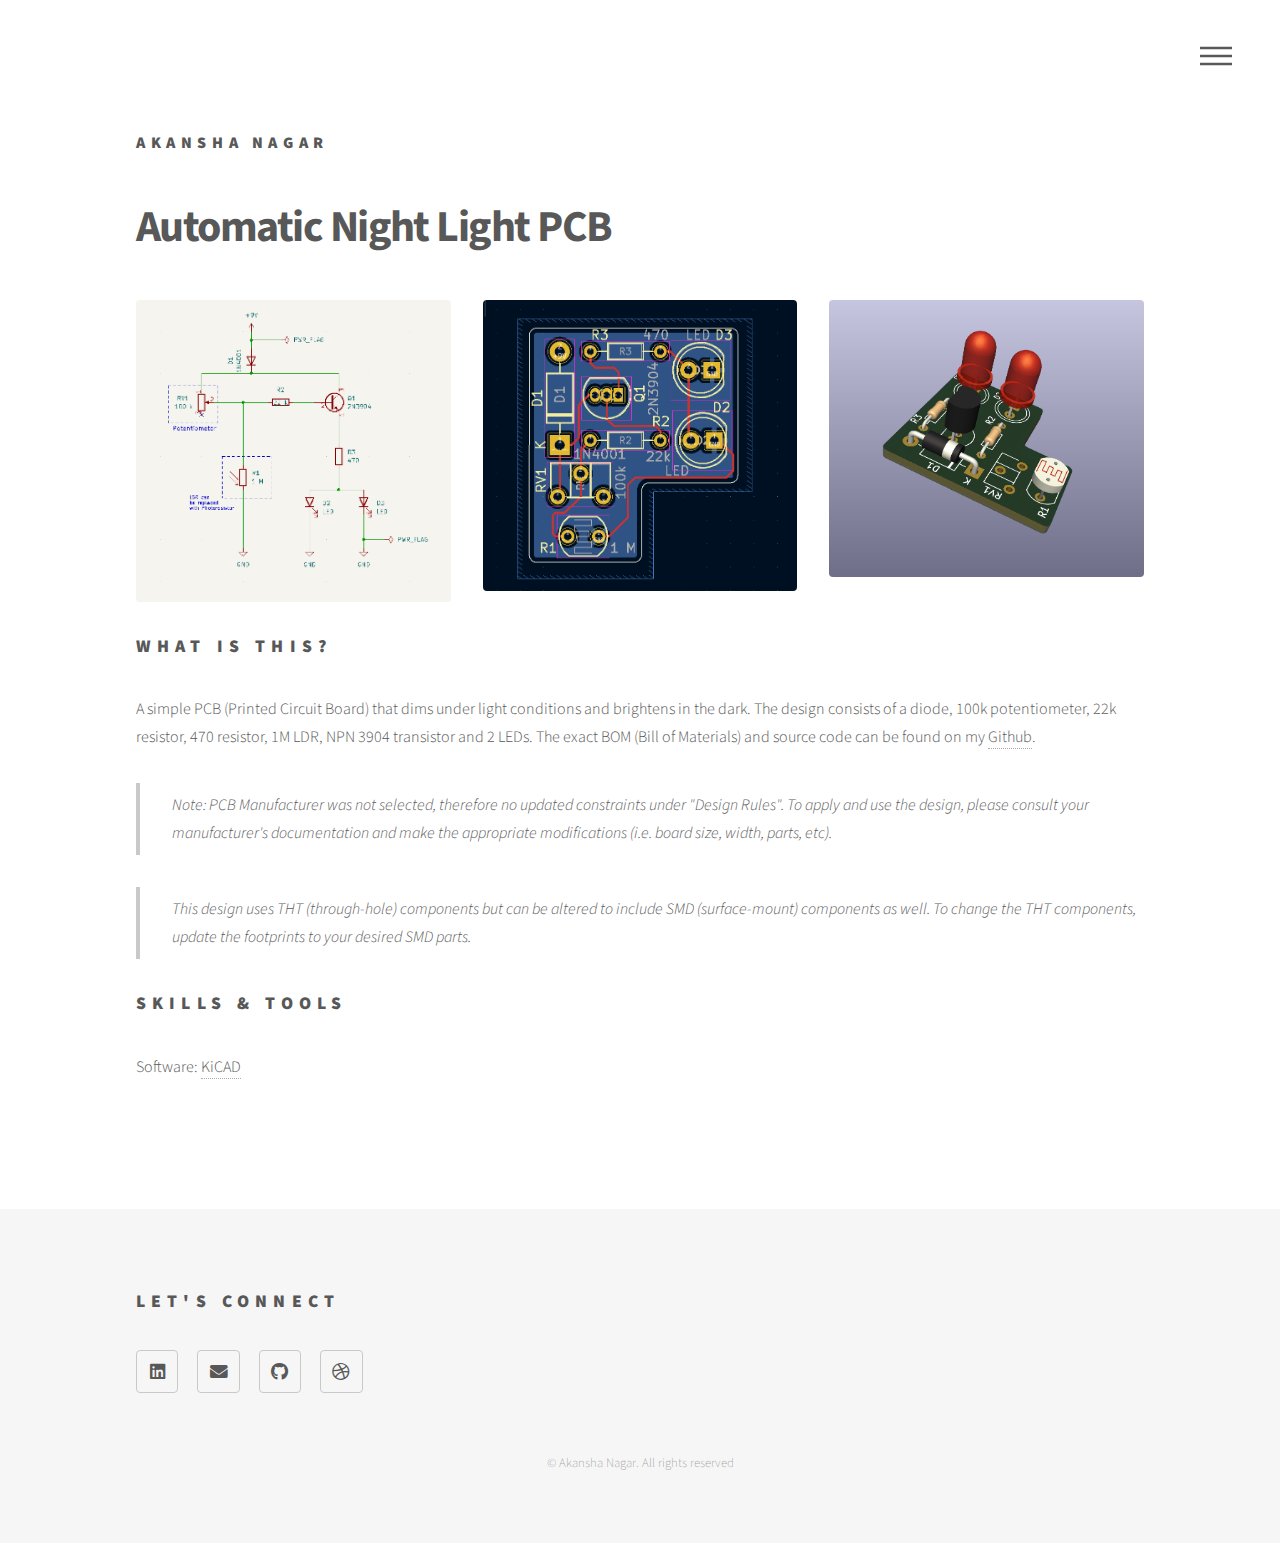
<file: pcb.html>
<!DOCTYPE HTML>

<html>
	<head>
		<title>Automatic Night Light PCB</title>
		<meta charset="utf-8" />
		<meta name="viewport" content="width=device-width, initial-scale=1, user-scalable=no" />
		<link rel="stylesheet" href="assets/css/main.css" />
		<noscript><link rel="stylesheet" href="assets/css/noscript.css" /></noscript>
	</head>
	<body class="is-preload">
		<!-- Wrapper -->
			<div id="wrapper">

				<!-- Header -->
					<header id="header">
						<div class="inner">

							<!-- Logo -->
								<a href="index.html" class="logo">
									<span class="title">Akansha Nagar</span>
								</a>

							<!-- Nav -->
								<nav>
									<ul>
										<li><a href="#menu">Menu</a></li>
									</ul>
								</nav>

						</div>
					</header>

				<!-- Menu -->
					<nav id="menu">
						<h2>Menu</h2>
						<ul>
							<li><a href="index.html">Home</a></li>
							<li><a href="stirling_engine.html">Stirling Engine</a></li>
							<li><a href="python_app.html">Fun Fact Library</a></li>
							<li><a href="claw.html">Dual Pronged Mechanical Claw</a></li>
							<li><a href="snake.html">Search & Rescue Snake Robot</a></li>
							<li><a href="csme.html">Canadian Society of Mechanical Engineers</a></li>
							<li><a href="pcb.html">Automatic Night Light PCB</a></li>
							<li><a href="data.html">Bayesian Probabilistic Programming & K-Clustering</a></li>
							<li><a href="elec_motors.html">Electrical Schematics</a></li>
							<li><a href="fea.html">Finite Element Analysis</a></li>
						</ul>
					</nav>

				<!-- Main -->
					<div id="main">
						<div class="inner">
							<h1>Automatic Night Light PCB</h1>
							<div class="box alt">
								<div class="row gtr-uniform">
									
									<div class="col-4"><span class="image fit"><img src="images/circuit.PNG" alt="" /></span></div>
									<div class="col-4"><span class="image fit"><img src="images/layout2.PNG" alt="" /></span></div>
									<div class="col-4"><span class="image fit"><img src="images/model.PNG" alt="" /></span></div>
								
								</div>
							</div>

							<h2>What is this?</h2>
							<p>A simple PCB (Printed Circuit Board) that dims under light conditions and brightens
								in the dark. The design consists of a diode, 100k potentiometer, 
								22k resistor, 470 resistor, 1M LDR, NPN 3904 transistor and 2 LEDs.
								The exact BOM (Bill of Materials) and source code can be found on my 
								<a href="https://github.com/akansha-n888/automatic-night-light-pcb">Github</a>. 
							</p>
							<blockquote>Note: PCB Manufacturer was not selected, therefore no updated constraints
								under "Design Rules". To apply and use the design, please consult your manufacturer's documentation
								and make the appropriate modifications (i.e. board size, width, parts, etc). 
					
							</blockquote>
							<blockquote>
								This design uses THT (through-hole) components but can be altered to include SMD (surface-mount)
								components as well. To change the THT components, update the footprints to your desired SMD parts.
							</blockquote>
							<h2>Skills & Tools</h2>
							
							<p>Software: <a href="https://www.kicad.org/">KiCAD</a></p>
										
							

		
						</div>
					</div>

				<!-- Footer -->
					<footer id="footer">
						<div class="inner">
							
							<section>
								<h2>Let's Connect</h2>
								<ul class="icons">
									<li><a href="https://www.linkedin.com/in/akansha-nagar/" class="icon brands style2 fab fa-linkedin"><span class="label">Facebook</span></a></li>
									<li><a href="mailto: akanshanagar8@gmail.com" class="icon solid style2 fa-envelope"><span class="label">Email</span></a></li>
									<li><a href="https://github.com/akansha-n888" class="icon brands style2 fa-github"><span class="label">GitHub</span></a></li>
									<li><a href="https://grabcad.com/akansha.nagar-1" class="icon brands style2 fa-dribbble"><span class="label">GrabCAD</span></a></li>
								</ul>
							</section>
							<ul class="copyright">
								<li>&copy; Akansha Nagar. All rights reserved</li>
							</ul>
						</div>
					</footer>

			</div>

		<!-- Scripts -->
			<script src="assets/js/jquery.min.js"></script>
			<script src="assets/js/browser.min.js"></script>
			<script src="assets/js/breakpoints.min.js"></script>
			<script src="assets/js/util.js"></script>
			<script src="assets/js/main.js"></script>

	</body>
</html>
</file>
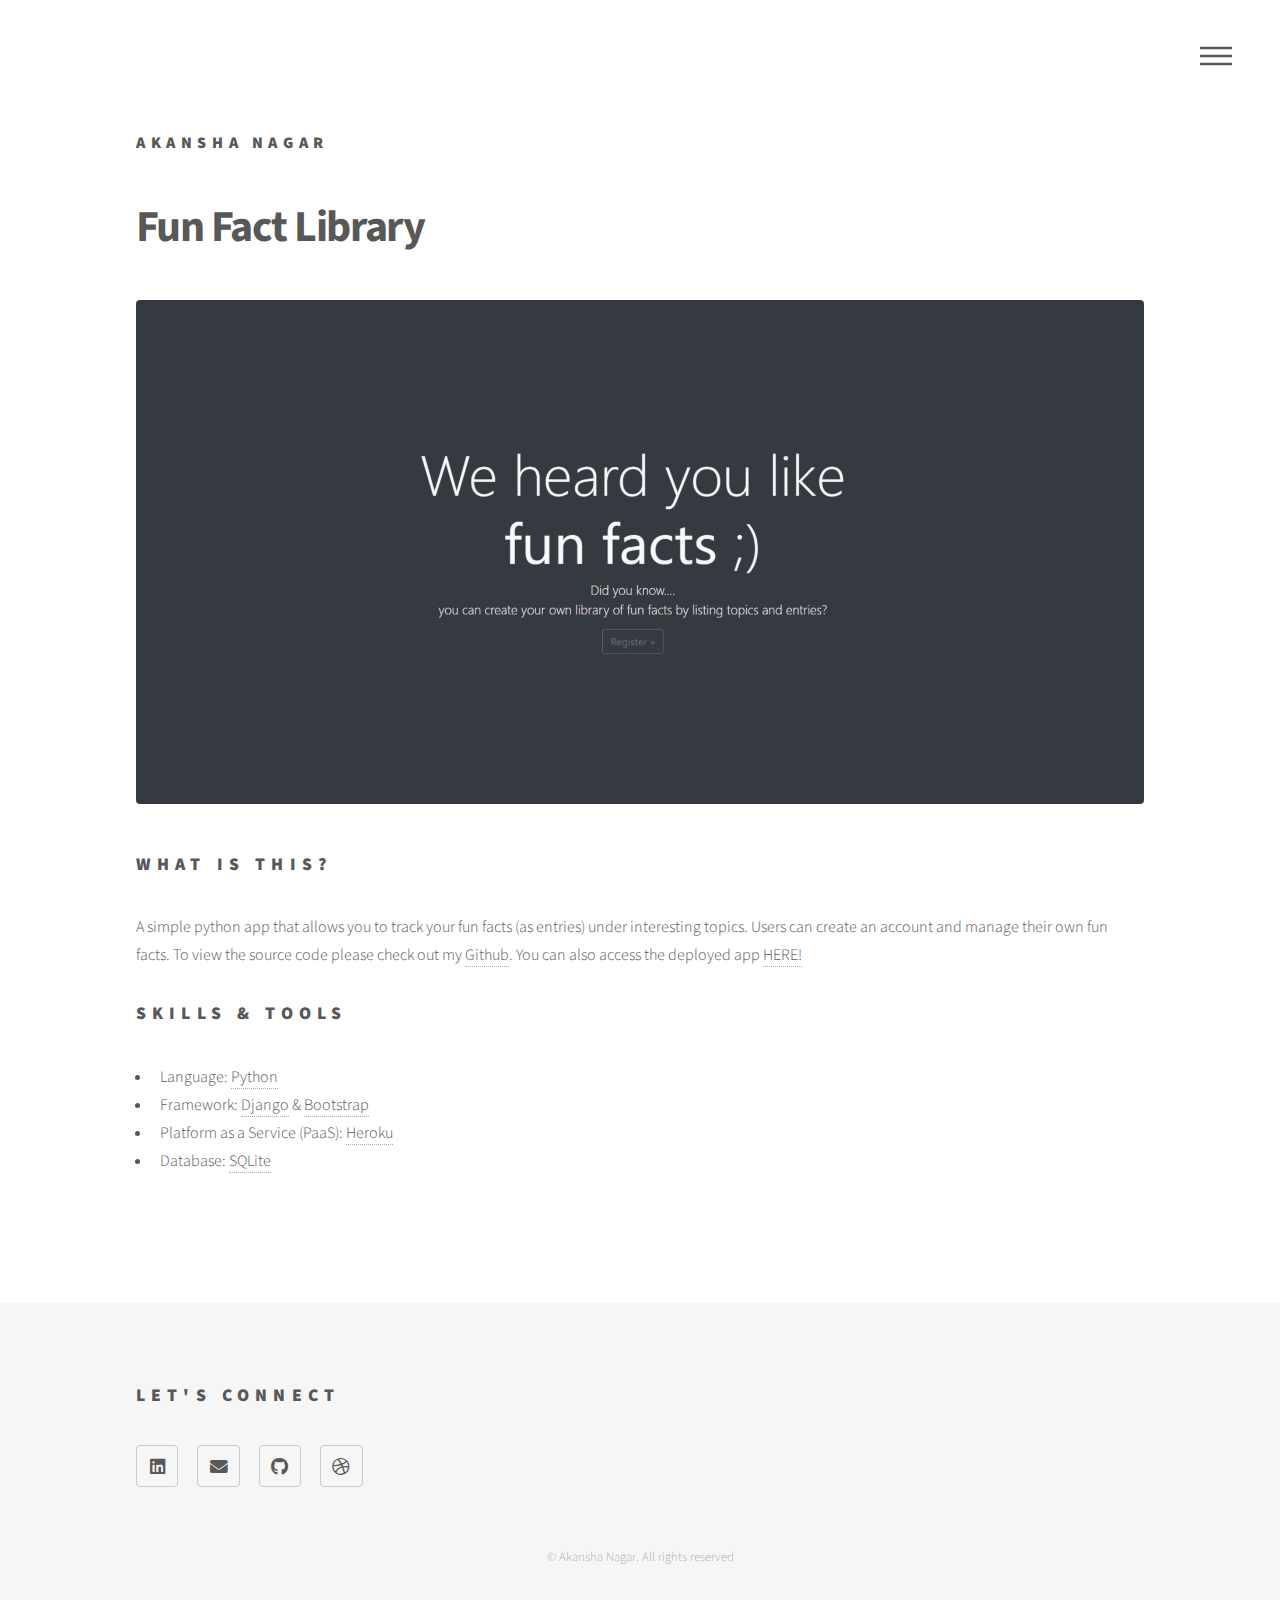
<file: python_app.html>
<!DOCTYPE HTML>

<html>
	<head>
		<title>Fun Fact Library</title>
		<meta charset="utf-8" />
		<meta name="viewport" content="width=device-width, initial-scale=1, user-scalable=no" />
		<link rel="stylesheet" href="assets/css/main.css" />
		<noscript><link rel="stylesheet" href="assets/css/noscript.css" /></noscript>
	</head>
	<body class="is-preload">
		<!-- Wrapper -->
			<div id="wrapper">

				<!-- Header -->
					<header id="header">
						<div class="inner">

							<!-- Logo -->
								<a href="index.html" class="logo">
									<span class="title">Akansha Nagar</span>
								</a>

							<!-- Nav -->
								<nav>
									<ul>
										<li><a href="#menu">Menu</a></li>
									</ul>
								</nav>

						</div>
					</header>

				<!-- Menu -->
					<nav id="menu">
						<h2>Menu</h2>
						<ul>
							<li><a href="index.html">Home</a></li>
							<li><a href="stirling_engine.html">Stirling Engine</a></li>
							<li><a href="python_app.html">Fun Fact Library</a></li>
							<li><a href="claw.html">Dual Pronged Mechanical Claw</a></li>
							<li><a href="snake.html">Search & Rescue Snake Robot</a></li>
							<li><a href="csme.html">Canadian Society of Mechanical Engineers</a></li>
							<li><a href="pcb.html">Automatic Night Light PCB</a></li>
							<li><a href="data.html">Bayesian Probabilistic Programming & K-Clustering</a></li>
							<li><a href="elec_motors.html">Electrical Schematics</a></li>
							<li><a href="fea.html">Finite Element Analysis</a></li>
						
						</ul>
					</nav>

				<!-- Main -->
					<div id="main">
						<div class="inner">
							<h1>Fun Fact Library</h1>
							<span class="image main"><img src="images/fflib.jpg" alt="" /></span>
							<h2>What is this?</h2>
							<p>A simple python app that allows you to track your fun facts (as entries)
								under interesting topics. Users can create an account and manage their
								own fun facts. To view the source code please check out my 
								<a href="https://github.com/akansha-n888/fun-fact-library">Github</a>. 
								You can also access the deployed app 
								<a href="https://fun-fact-library.herokuapp.com/">HERE!</a>
							
								
						
							</p>
							<h2>Skills & Tools</h2>
	
											<ul>
												<li>Language: <a href="https://www.python.org/">Python</a></li>
												<li>Framework: <a href="https://www.djangoproject.com/">Django</a> & <a href="https://getbootstrap.com/">Bootstrap</a></li>
												<li>Platform as a Service (PaaS): <a href="https://www.heroku.com/">Heroku</a></li>
												<li>Database: <a href="https://www.sqlite.org/index.html/">SQLite</a></li>
											</ul>
							
						
						</div>
					</div>

				<!-- Footer -->
					<footer id="footer">
						<div class="inner">
						
							<section>
								<h2>Let's Connect</h2>
								<ul class="icons">
									

									<li><a href="https://www.linkedin.com/in/akansha-nagar/" class="icon brands style2 fab fa-linkedin"><span class="label">Facebook</span></a></li>
									<li><a href="mailto: akanshanagar8@gmail.com" class="icon solid style2 fa-envelope"><span class="label">Email</span></a></li>
									<li><a href="https://github.com/akansha-n888" class="icon brands style2 fa-github"><span class="label">GitHub</span></a></li>
									<li><a href="https://grabcad.com/akansha.nagar-1" class="icon brands style2 fa-dribbble"><span class="label">GrabCAD</span></a></li>
									
								</ul>
							</section>
							<ul class="copyright">
								<li>&copy; Akansha Nagar. All rights reserved</li>
							</ul>
						</div>
					</footer>

			</div>

		<!-- Scripts -->
			<script src="assets/js/jquery.min.js"></script>
			<script src="assets/js/browser.min.js"></script>
			<script src="assets/js/breakpoints.min.js"></script>
			<script src="assets/js/util.js"></script>
			<script src="assets/js/main.js"></script>

	</body>
</html>
</file>
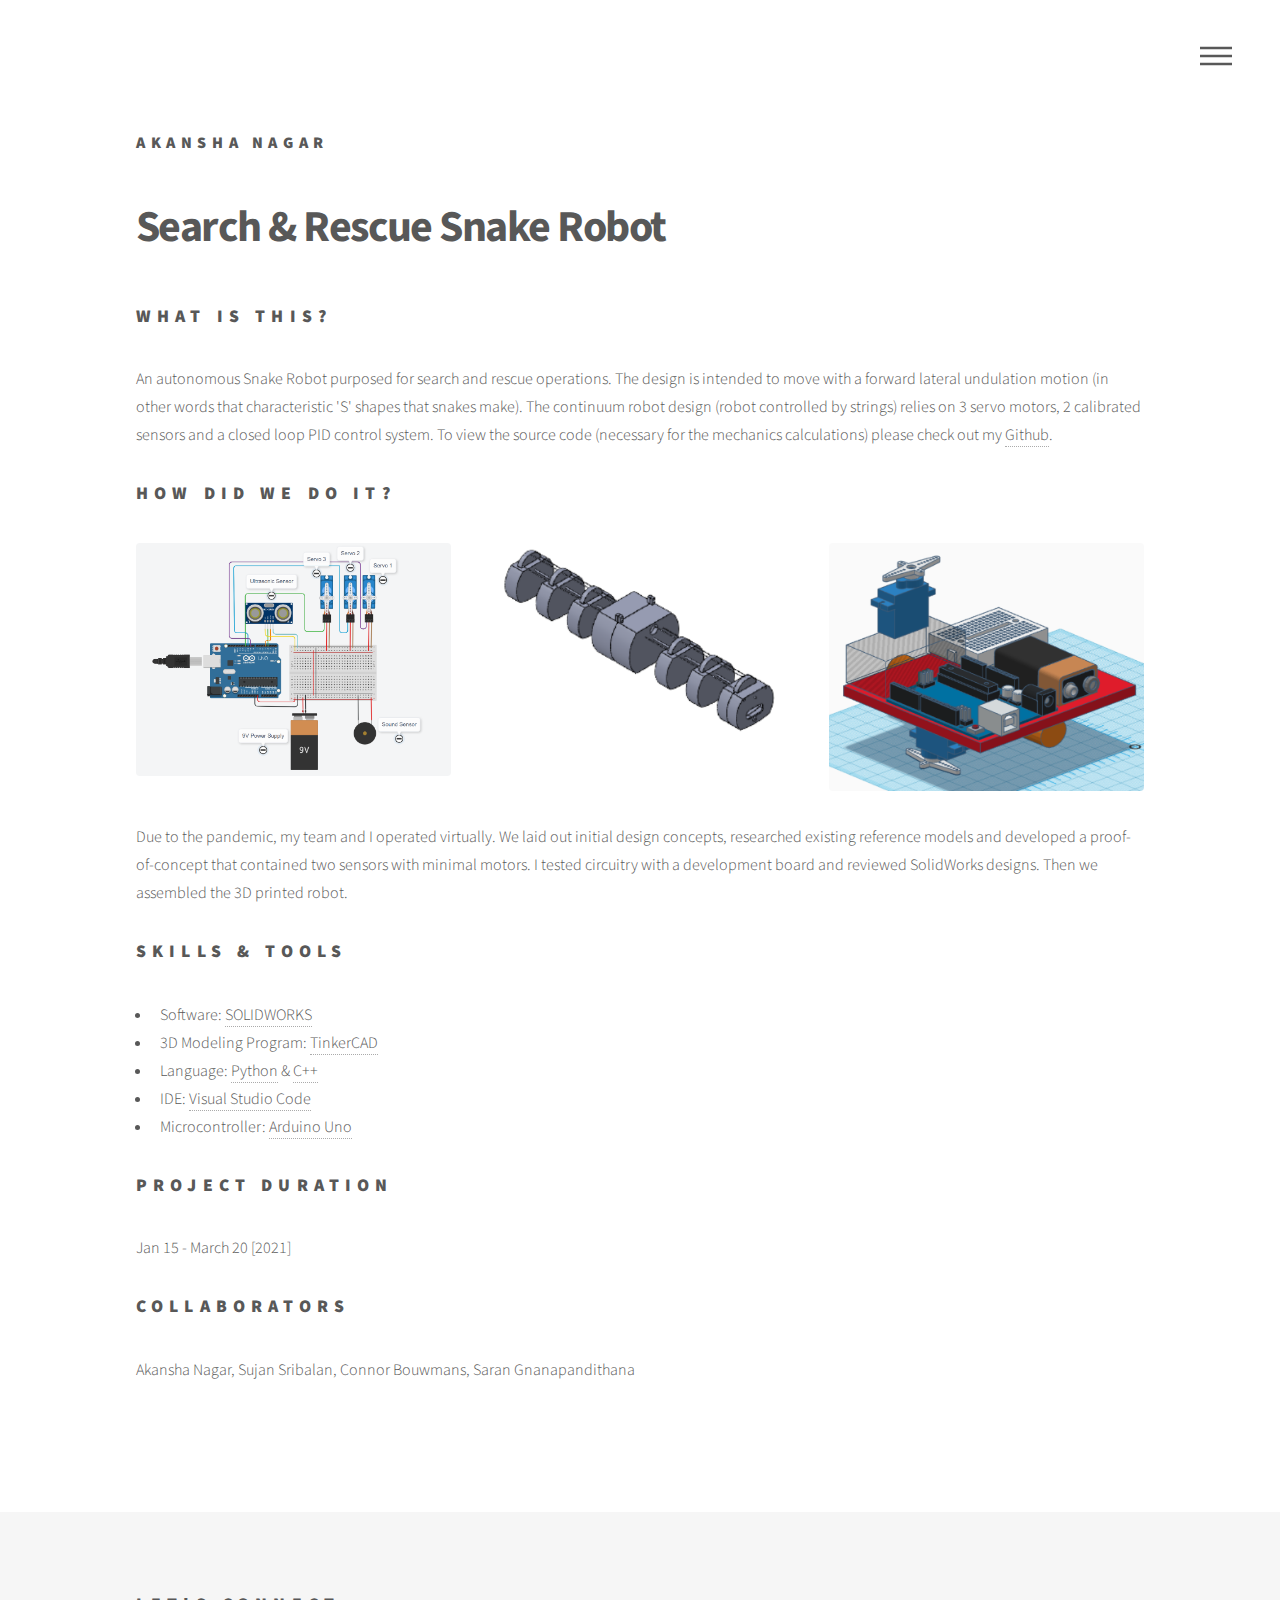
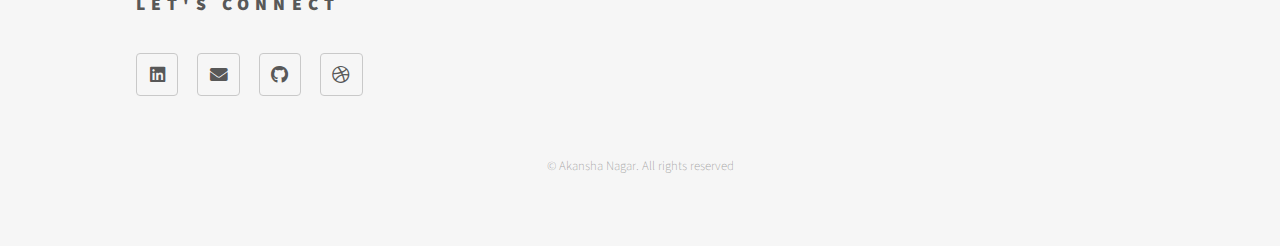
<file: snake.html>
<!DOCTYPE HTML>

<html>
	<head>
		<title>Search & Rescue Snake Robot</title>
		<meta charset="utf-8" />
		<meta name="viewport" content="width=device-width, initial-scale=1, user-scalable=no" />
		<link rel="stylesheet" href="assets/css/main.css" />
		<noscript><link rel="stylesheet" href="assets/css/noscript.css" /></noscript>
	</head>
	<body class="is-preload">
		<!-- Wrapper -->
			<div id="wrapper">

				<!-- Header -->
					<header id="header">
						<div class="inner">

							<!-- Logo -->
								<a href="index.html" class="logo">
									<span class="title">Akansha Nagar</span>
								</a>

							<!-- Nav -->
								<nav>
									<ul>
										<li><a href="#menu">Menu</a></li>
									</ul>
								</nav>

						</div>
					</header>

				<!-- Menu -->
					<nav id="menu">
						<h2>Menu</h2>
						<ul>
							<li><a href="index.html">Home</a></li>
							<li><a href="stirling_engine.html">Stirling Engine</a></li>
							<li><a href="python_app.html">Fun Fact Library</a></li>
							<li><a href="claw.html">Dual Pronged Mechanical Claw</a></li>
							<li><a href="snake.html">Search & Rescue Snake Robot</a></li>
							<li><a href="csme.html">Canadian Society of Mechanical Engineers</a></li>
							<li><a href="pcb.html">Automatic Night Light PCB</a></li>
							<li><a href="data.html">Bayesian Probabilistic Programming & K-Clustering</a></li>
							<li><a href="elec_motors.html">Electrical Schematics</a></li>
							<li><a href="fea.html">Finite Element Analysis</a></li>
						</ul>
					</nav>

				<!-- Main -->
					<div id="main">
						<div class="inner">
							<h1>Search & Rescue Snake Robot</h1>
							<span class="image main"></span>
							<h2>What is this?</h2>
							<p>An autonomous Snake Robot purposed for search and rescue operations. 
								The design is intended to move with a forward lateral undulation motion 
								(in other words that characteristic 'S' shapes that snakes make). 
								The continuum robot design (robot controlled by strings) relies on 3 servo motors, 
								2 calibrated sensors and a closed loop PID control system. To view the source code 
								(necessary for the mechanics calculations) please check out my 
								<a href="https://github.com/akansha-n888/snake-robot">Github</a>. 
							 </p>
							 <h2>How did we do it?</h2>
							 <div class="box alt">
								<div class="row gtr-uniform">
									
									<div class="col-4"><span class="image fit"><img src="images/wiringDiagram.png" alt="" /></span></div>
									<div class="col-4"><span class="image fit"><img src="images/CADsnake.png" alt="" /></span></div>
									<div class="col-4"><span class="image fit"><img src="images/tinker.PNG" alt="" /></span></div>
									
								</div>
							</div>
							<p>Due to the pandemic, my team and I operated virtually. We laid out initial design concepts, researched
								existing reference models and developed a proof-of-concept that contained two sensors with minimal motors.
								I tested circuitry with a development board and reviewed SolidWorks designs. Then we assembled the 
								3D printed robot.
							</p>
						</p>
						<h2>Skills & Tools</h2>

										<ul>
											<li>Software: <a href="https://www.solidworks.com/">SOLIDWORKS</a></li>
											<li>3D Modeling Program: <a href="https://www.tinkercad.com/">TinkerCAD</a></li>
											<li>Language: <a href="https://www.python.org/">Python</a> & <a href="https://www.cplusplus.com/">C++</a></li>
											<li>IDE: <a href="https://code.visualstudio.com/">Visual Studio Code</a></li>
											<li>Microcontroller: <a href="https://www.arduino.cc/">Arduino Uno</a></li>

											
										</ul>
						
						<h2>Project Duration</h2>
						<p>Jan 15 - March 20 [2021]</p>

						<h2>Collaborators</h2>
						<p>Akansha Nagar, Sujan Sribalan, Connor Bouwmans, Saran Gnanapandithana</p>
							
						</div>
					</div>

				<!-- Footer -->
					<footer id="footer">
						<div class="inner">
							
							<section>
								<h2>Let's Connect</h2>
								<ul class="icons">
									<li><a href="https://www.linkedin.com/in/akansha-nagar/" class="icon brands style2 fab fa-linkedin"><span class="label">Facebook</span></a></li>
									<li><a href="mailto: akanshanagar8@gmail.com" class="icon solid style2 fa-envelope"><span class="label">Email</span></a></li>
									<li><a href="https://github.com/akansha-n888" class="icon brands style2 fa-github"><span class="label">GitHub</span></a></li>
									<li><a href="https://grabcad.com/akansha.nagar-1" class="icon brands style2 fa-dribbble"><span class="label">GrabCAD</span></a></li>
								</ul>
							</section>
							<ul class="copyright">
								<li>&copy; Akansha Nagar. All rights reserved</li>
							</ul>
						</div>
					</footer>

			</div>

		<!-- Scripts -->
			<script src="assets/js/jquery.min.js"></script>
			<script src="assets/js/browser.min.js"></script>
			<script src="assets/js/breakpoints.min.js"></script>
			<script src="assets/js/util.js"></script>
			<script src="assets/js/main.js"></script>

	</body>
</html>
</file>
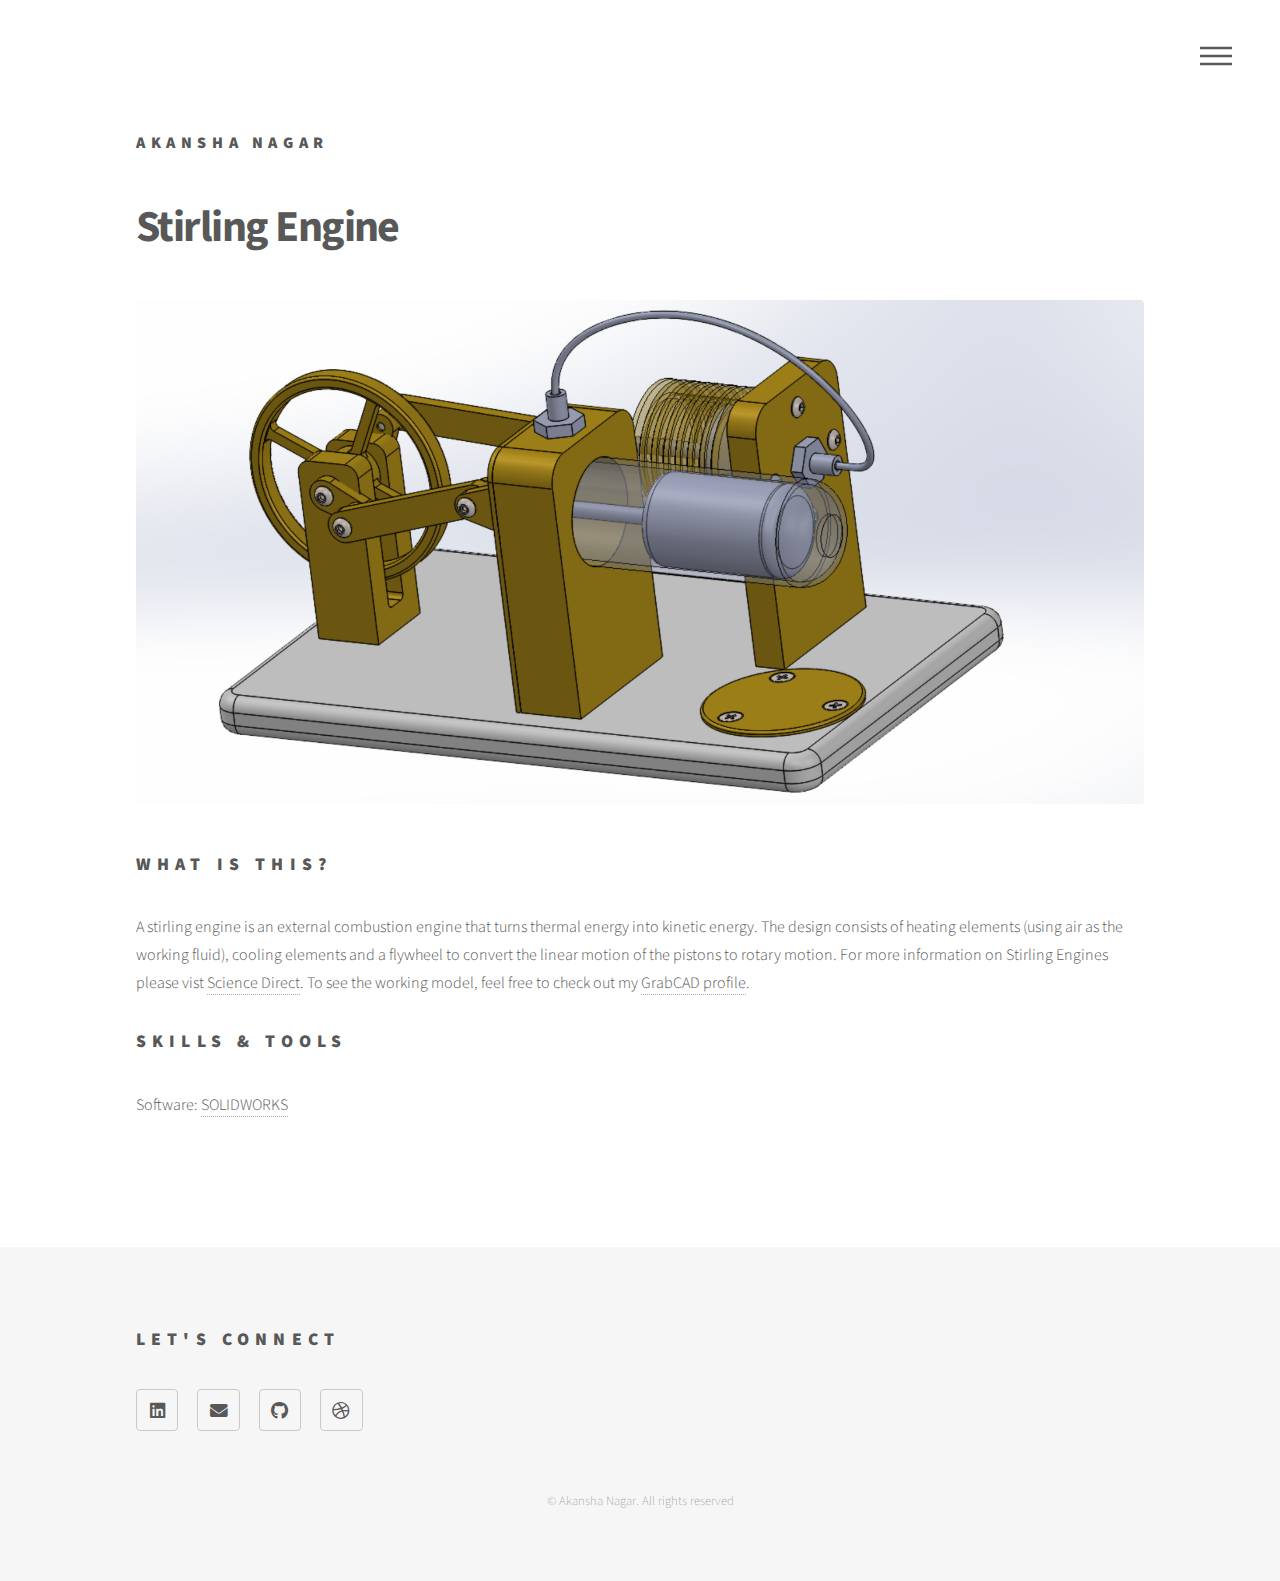
<file: stirling_engine.html>
<!DOCTYPE HTML>

<html>
	<head>
		<title>Stirling Engine</title>
		<meta charset="utf-8" />
		<meta name="viewport" content="width=device-width, initial-scale=1, user-scalable=no" />
		<link rel="stylesheet" href="assets/css/main.css" />
		<noscript><link rel="stylesheet" href="assets/css/noscript.css" /></noscript>
	</head>
	<body class="is-preload">
		<!-- Wrapper -->
			<div id="wrapper">

				<!-- Header -->
					<header id="header">
						<div class="inner">

							<!-- Logo -->
								<a href="index.html" class="logo">
									<span class="title">Akansha Nagar</span>
								</a>

							<!-- Nav -->
								<nav>
									<ul>
										<li><a href="#menu">Menu</a></li>
									</ul>
								</nav>

						</div>
					</header>

				<!-- Menu -->
					<nav id="menu">
						<h2>Menu</h2>
						<ul>
							<li><a href="index.html">Home</a></li>
							<li><a href="stirling_engine.html">Stirling Engine</a></li>
							<li><a href="python_app.html">Fun Fact Library</a></li>
							<li><a href="claw.html">Dual Pronged Mechanical Claw</a></li>
							<li><a href="snake.html">Search & Rescue Snake Robot</a></li>
							<li><a href="csme.html">Canadian Society of Mechanical Engineers</a></li>
							<li><a href="pcb.html">Automatic Night Light PCB</a></li>
							<li><a href="data.html">Bayesian Probabilistic Programming & K-Clustering</a></li>
							<li><a href="elec_motors.html">Electrical Schematics</a></li>
							<li><a href="fea.html">Finite Element Analysis</a></li>
						
						</ul>
					</nav>

				<!-- Main -->
					<div id="main">
						<div class="inner">
							<h1>Stirling Engine</h1>
							<span class="image main"><img src="images/engine.png" alt="" /></span>
							<h2>What is this?</h2>
							<p>A stirling engine is an external combustion engine that turns
								thermal energy into kinetic energy. The design consists of 
								heating elements (using air as the working fluid), cooling elements
								and a flywheel to convert the linear motion of the pistons to
								rotary motion. For more information on Stirling Engines please
								vist <a href="https://www.sciencedirect.com/topics/engineering/stirling-engine">Science Direct</a>.
								To see the working model, feel free to check out my 
								<a href="https://grabcad.com/library/stirling-engine-157">GrabCAD profile</a>.
							</p>
							<h2>Skills & Tools</h2>
							<p>Software: <a href="https://www.solidworks.com/">SOLIDWORKS</a></p>
							
						</div>
					</div>

				<!-- Footer -->
					<footer id="footer">
						<div class="inner">
						
							<section>
								<h2>Let's Connect</h2>
								<ul class="icons">
									

									<li><a href="https://www.linkedin.com/in/akansha-nagar/" class="icon brands style2 fab fa-linkedin"><span class="label">Facebook</span></a></li>
									<li><a href="mailto: akanshanagar8@gmail.com" class="icon solid style2 fa-envelope"><span class="label">Email</span></a></li>
									<li><a href="https://github.com/akansha-n888" class="icon brands style2 fa-github"><span class="label">GitHub</span></a></li>
									<li><a href="https://grabcad.com/akansha.nagar-1" class="icon brands style2 fa-dribbble"><span class="label">GrabCAD</span></a></li>
									
								</ul>
							</section>
							<ul class="copyright">
								<li>&copy; Akansha Nagar. All rights reserved</li>
							</ul>
						</div>
					</footer>

			</div>

		<!-- Scripts -->
			<script src="assets/js/jquery.min.js"></script>
			<script src="assets/js/browser.min.js"></script>
			<script src="assets/js/breakpoints.min.js"></script>
			<script src="assets/js/util.js"></script>
			<script src="assets/js/main.js"></script>

	</body>
</html>
</file>
<file: assets/css/noscript.css>
/*
	Phantom by HTML5 UP
	html5up.net | @ajlkn
	Free for personal and commercial use under the CCA 3.0 license (html5up.net/license)
*/

/* Tiles */

	body.is-preload .tiles article {
		-moz-transform: none;
		-webkit-transform: none;
		-ms-transform: none;
		transform: none;
		opacity: 1;
	}
</file>
<file: assets/css/main.css>
@import url(fontawesome-all.min.css);
@import url("https://fonts.googleapis.com/css?family=Source+Sans+Pro:300,700,900");

/*
	Phantom by HTML5 UP
	html5up.net | @ajlkn
	Free for personal and commercial use under the CCA 3.0 license (html5up.net/license)
*/

html, body, div, span, applet, object,
iframe, h1, h2, h3, h4, h5, h6, p, blockquote,
pre, a, abbr, acronym, address, big, cite,
code, del, dfn, em, img, ins, kbd, q, s, samp,
small, strike, strong, sub, sup, tt, var, b,
u, i, center, dl, dt, dd, ol, ul, li, fieldset,
form, label, legend, table, caption, tbody,
tfoot, thead, tr, th, td, article, aside,
canvas, details, embed, figure, figcaption,
footer, header, hgroup, menu, nav, output, ruby,
section, summary, time, mark, audio, video {
	margin: 0;
	padding: 0;
	border: 0;
	font-size: 100%;
	font: inherit;
	vertical-align: baseline;}

article, aside, details, figcaption, figure,
footer, header, hgroup, menu, nav, section {
	display: block;}

body {
	line-height: 1;
}

ol, ul {
	list-style: none;
}

blockquote, q {
	quotes: none;
}

	blockquote:before, blockquote:after, q:before, q:after {
		content: '';
		content: none;
	}

table {
	border-collapse: collapse;
	border-spacing: 0;
}

body {
	-webkit-text-size-adjust: none;
}

mark {
	background-color: transparent;
	color: inherit;
}

input::-moz-focus-inner {
	border: 0;
	padding: 0;
}

input, select, textarea {
	-moz-appearance: none;
	-webkit-appearance: none;
	-ms-appearance: none;
	appearance: none;
}

/* Basic */

	@-ms-viewport {
		width: device-width;
	}

	body {
		-ms-overflow-style: scrollbar;
	}

	@media screen and (max-width: 480px) {

		html, body {
			min-width: 320px;
		}

	}

	html {
		box-sizing: border-box;
	}

	*, *:before, *:after {
		box-sizing: inherit;
	}

	body {
		background: #ffffff;
	}

		body.is-preload *, body.is-preload *:before, body.is-preload *:after {
			-moz-animation: none !important;
			-webkit-animation: none !important;
			-ms-animation: none !important;
			animation: none !important;
			-moz-transition: none !important;
			-webkit-transition: none !important;
			-ms-transition: none !important;
			transition: none !important;
		}

/* Type */

	body, input, select, textarea {
		color: #585858;
		font-family: "Source Sans Pro", Helvetica, sans-serif;
		font-size: 16pt;
		font-weight: 300;
		line-height: 1.75;
	}

		@media screen and (max-width: 1680px) {

			body, input, select, textarea {
				font-size: 14pt;
			}

		}

		@media screen and (max-width: 1280px) {

			body, input, select, textarea {
				font-size: 12pt;
			}

		}

	a {
		-moz-transition: border-bottom-color 0.2s ease, color 0.2s ease;
		-webkit-transition: border-bottom-color 0.2s ease, color 0.2s ease;
		-ms-transition: border-bottom-color 0.2s ease, color 0.2s ease;
		transition: border-bottom-color 0.2s ease, color 0.2s ease;
		text-decoration: none;
		color: #585858;
		border-bottom: dotted 1px rgba(88, 88, 88, 0.5);
	}

		a:hover {
			border-bottom-color: transparent;
			color: #f2849e !important;
		}

	strong, b {
		font-weight: 900;
	}

	em, i {
		font-style: italic;
	}

	p {
		margin: 0 0 2em 0;
	}

	h1 {
		font-size: 2.75em;
		font-weight: 700;
		line-height: 1.3;
		margin: 0 0 1em 0;
		letter-spacing: -0.035em;
	}

		h1 a {
			color: inherit;
		}

		@media screen and (max-width: 736px) {

			h1 {
				font-size: 2em;
				margin: 0 0 1em 0;
			}

		}

		@media screen and (max-width: 360px) {

			h1 {
				font-size: 1.75em;
			}

		}

	h2, h3, h4, h5, h6 {
		font-weight: 900;
		line-height: 1.5;
		margin: 0 0 2em 0;
		text-transform: uppercase;
		letter-spacing: 0.35em;
	}

		h2 a, h3 a, h4 a, h5 a, h6 a {
			color: inherit;
		}

	h2 {
		font-size: 1.1em;
	}

	h3 {
		font-size: 1em;
	}

	h4 {
		font-size: 0.8em;
	}

	h5 {
		font-size: 0.8em;
	}

	h6 {
		font-size: 0.8em;
	}

	@media screen and (max-width: 980px) {

		h1 br, h2 br, h3 br, h4 br, h5 br, h6 br {
			display: none;
		}

	}

	@media screen and (max-width: 736px) {

		h2 {
			font-size: 1em;
		}

		h3 {
			font-size: 0.8em;
		}

	}

	sub {
		font-size: 0.8em;
		position: relative;
		top: 0.5em;
	}

	sup {
		font-size: 0.8em;
		position: relative;
		top: -0.5em;
	}

	blockquote {
		border-left: solid 4px #c9c9c9;
		font-style: italic;
		margin: 0 0 2em 0;
		padding: 0.5em 0 0.5em 2em;
	}

	code {
		background: rgba(144, 144, 144, 0.075);
		border-radius: 4px;
		border: solid 1px #c9c9c9;
		font-family: "Courier New", monospace;
		font-size: 0.9em;
		margin: 0 0.25em;
		padding: 0.25em 0.65em;
	}

	pre {
		-webkit-overflow-scrolling: touch;
		font-family: "Courier New", monospace;
		font-size: 0.9em;
		margin: 0 0 2em 0;
	}

		pre code {
			display: block;
			line-height: 1.75;
			padding: 1em 1.5em;
			overflow-x: auto;
		}

	hr {
		border: 0;
		border-bottom: solid 1px #c9c9c9;
		margin: 2em 0;
	}

		hr.major {
			margin: 3em 0;
		}

	.align-left {
		text-align: left;
	}

	.align-center {
		text-align: center;
	}

	.align-right {
		text-align: right;
	}

/* Row */

	.row {
		display: flex;
		flex-wrap: wrap;
		box-sizing: border-box;
		align-items: stretch;
	}

		.row > * {
			box-sizing: border-box;
		}

		.row.gtr-uniform > * > :last-child {
			margin-bottom: 0;
		}

		.row.aln-left {
			justify-content: flex-start;
		}

		.row.aln-center {
			justify-content: center;
		}

		.row.aln-right {
			justify-content: flex-end;
		}

		.row.aln-top {
			align-items: flex-start;
		}

		.row.aln-middle {
			align-items: center;
		}

		.row.aln-bottom {
			align-items: flex-end;
		}

		.row > .imp {
			order: -1;
		}

		.row > .col-1 {
			width: 8.33333%;
		}

		.row > .off-1 {
			margin-left: 8.33333%;
		}

		.row > .col-2 {
			width: 16.66667%;
		}

		.row > .off-2 {
			margin-left: 16.66667%;
		}

		.row > .col-3 {
			width: 25%;
		}

		.row > .off-3 {
			margin-left: 25%;
		}

		.row > .col-4 {
			width: 33.33333%;
		}

		.row > .off-4 {
			margin-left: 33.33333%;
		}

		.row > .col-5 {
			width: 41.66667%;
		}

		.row > .off-5 {
			margin-left: 41.66667%;
		}

		.row > .col-6 {
			width: 50%;
		}

		.row > .off-6 {
			margin-left: 50%;
		}

		.row > .col-7 {
			width: 58.33333%;
		}

		.row > .off-7 {
			margin-left: 58.33333%;
		}

		.row > .col-8 {
			width: 66.66667%;
		}

		.row > .off-8 {
			margin-left: 66.66667%;
		}

		.row > .col-9 {
			width: 75%;
		}

		.row > .off-9 {
			margin-left: 75%;
		}

		.row > .col-10 {
			width: 83.33333%;
		}

		.row > .off-10 {
			margin-left: 83.33333%;
		}

		.row > .col-11 {
			width: 91.66667%;
		}

		.row > .off-11 {
			margin-left: 91.66667%;
		}

		.row > .col-12 {
			width: 100%;
		}

		.row > .off-12 {
			margin-left: 100%;
		}

		.row.gtr-0 {
			margin-top: 0;
			margin-left: 0em;
		}

			.row.gtr-0 > * {
				padding: 0 0 0 0em;
			}

			.row.gtr-0.gtr-uniform {
				margin-top: 0em;
			}

				.row.gtr-0.gtr-uniform > * {
					padding-top: 0em;
				}

		.row.gtr-25 {
			margin-top: 0;
			margin-left: -0.5em;
		}

			.row.gtr-25 > * {
				padding: 0 0 0 0.5em;
			}

			.row.gtr-25.gtr-uniform {
				margin-top: -0.5em;
			}

				.row.gtr-25.gtr-uniform > * {
					padding-top: 0.5em;
				}

		.row.gtr-50 {
			margin-top: 0;
			margin-left: -1em;
		}

			.row.gtr-50 > * {
				padding: 0 0 0 1em;
			}

			.row.gtr-50.gtr-uniform {
				margin-top: -1em;
			}

				.row.gtr-50.gtr-uniform > * {
					padding-top: 1em;
				}

		.row {
			margin-top: 0;
			margin-left: -2em;
		}

			.row > * {
				padding: 0 0 0 2em;
			}

			.row.gtr-uniform {
				margin-top: -2em;
			}

				.row.gtr-uniform > * {
					padding-top: 2em;
				}

		.row.gtr-150 {
			margin-top: 0;
			margin-left: -3em;
		}

			.row.gtr-150 > * {
				padding: 0 0 0 3em;
			}

			.row.gtr-150.gtr-uniform {
				margin-top: -3em;
			}

				.row.gtr-150.gtr-uniform > * {
					padding-top: 3em;
				}

		.row.gtr-200 {
			margin-top: 0;
			margin-left: -4em;
		}

			.row.gtr-200 > * {
				padding: 0 0 0 4em;
			}

			.row.gtr-200.gtr-uniform {
				margin-top: -4em;
			}

				.row.gtr-200.gtr-uniform > * {
					padding-top: 4em;
				}

		@media screen and (max-width: 1680px) {

			.row {
				display: flex;
				flex-wrap: wrap;
				box-sizing: border-box;
				align-items: stretch;
			}

				.row > * {
					box-sizing: border-box;
				}

				.row.gtr-uniform > * > :last-child {
					margin-bottom: 0;
				}

				.row.aln-left {
					justify-content: flex-start;
				}

				.row.aln-center {
					justify-content: center;
				}

				.row.aln-right {
					justify-content: flex-end;
				}

				.row.aln-top {
					align-items: flex-start;
				}

				.row.aln-middle {
					align-items: center;
				}

				.row.aln-bottom {
					align-items: flex-end;
				}

				.row > .imp-xlarge {
					order: -1;
				}

				.row > .col-1-xlarge {
					width: 8.33333%;
				}

				.row > .off-1-xlarge {
					margin-left: 8.33333%;
				}

				.row > .col-2-xlarge {
					width: 16.66667%;
				}

				.row > .off-2-xlarge {
					margin-left: 16.66667%;
				}

				.row > .col-3-xlarge {
					width: 25%;
				}

				.row > .off-3-xlarge {
					margin-left: 25%;
				}

				.row > .col-4-xlarge {
					width: 33.33333%;
				}

				.row > .off-4-xlarge {
					margin-left: 33.33333%;
				}

				.row > .col-5-xlarge {
					width: 41.66667%;
				}

				.row > .off-5-xlarge {
					margin-left: 41.66667%;
				}

				.row > .col-6-xlarge {
					width: 50%;
				}

				.row > .off-6-xlarge {
					margin-left: 50%;
				}

				.row > .col-7-xlarge {
					width: 58.33333%;
				}

				.row > .off-7-xlarge {
					margin-left: 58.33333%;
				}

				.row > .col-8-xlarge {
					width: 66.66667%;
				}

				.row > .off-8-xlarge {
					margin-left: 66.66667%;
				}

				.row > .col-9-xlarge {
					width: 75%;
				}

				.row > .off-9-xlarge {
					margin-left: 75%;
				}

				.row > .col-10-xlarge {
					width: 83.33333%;
				}

				.row > .off-10-xlarge {
					margin-left: 83.33333%;
				}

				.row > .col-11-xlarge {
					width: 91.66667%;
				}

				.row > .off-11-xlarge {
					margin-left: 91.66667%;
				}

				.row > .col-12-xlarge {
					width: 100%;
				}

				.row > .off-12-xlarge {
					margin-left: 100%;
				}

				.row.gtr-0 {
					margin-top: 0;
					margin-left: 0em;
				}

					.row.gtr-0 > * {
						padding: 0 0 0 0em;
					}

					.row.gtr-0.gtr-uniform {
						margin-top: 0em;
					}

						.row.gtr-0.gtr-uniform > * {
							padding-top: 0em;
						}

				.row.gtr-25 {
					margin-top: 0;
					margin-left: -0.5em;
				}

					.row.gtr-25 > * {
						padding: 0 0 0 0.5em;
					}

					.row.gtr-25.gtr-uniform {
						margin-top: -0.5em;
					}

						.row.gtr-25.gtr-uniform > * {
							padding-top: 0.5em;
						}

				.row.gtr-50 {
					margin-top: 0;
					margin-left: -1em;
				}

					.row.gtr-50 > * {
						padding: 0 0 0 1em;
					}

					.row.gtr-50.gtr-uniform {
						margin-top: -1em;
					}

						.row.gtr-50.gtr-uniform > * {
							padding-top: 1em;
						}

				.row {
					margin-top: 0;
					margin-left: -2em;
				}

					.row > * {
						padding: 0 0 0 2em;
					}

					.row.gtr-uniform {
						margin-top: -2em;
					}

						.row.gtr-uniform > * {
							padding-top: 2em;
						}

				.row.gtr-150 {
					margin-top: 0;
					margin-left: -3em;
				}

					.row.gtr-150 > * {
						padding: 0 0 0 3em;
					}

					.row.gtr-150.gtr-uniform {
						margin-top: -3em;
					}

						.row.gtr-150.gtr-uniform > * {
							padding-top: 3em;
						}

				.row.gtr-200 {
					margin-top: 0;
					margin-left: -4em;
				}

					.row.gtr-200 > * {
						padding: 0 0 0 4em;
					}

					.row.gtr-200.gtr-uniform {
						margin-top: -4em;
					}

						.row.gtr-200.gtr-uniform > * {
							padding-top: 4em;
						}

		}

		@media screen and (max-width: 1280px) {

			.row {
				display: flex;
				flex-wrap: wrap;
				box-sizing: border-box;
				align-items: stretch;
			}

				.row > * {
					box-sizing: border-box;
				}

				.row.gtr-uniform > * > :last-child {
					margin-bottom: 0;
				}

				.row.aln-left {
					justify-content: flex-start;
				}

				.row.aln-center {
					justify-content: center;
				}

				.row.aln-right {
					justify-content: flex-end;
				}

				.row.aln-top {
					align-items: flex-start;
				}

				.row.aln-middle {
					align-items: center;
				}

				.row.aln-bottom {
					align-items: flex-end;
				}

				.row > .imp-large {
					order: -1;
				}

				.row > .col-1-large {
					width: 8.33333%;
				}

				.row > .off-1-large {
					margin-left: 8.33333%;
				}

				.row > .col-2-large {
					width: 16.66667%;
				}

				.row > .off-2-large {
					margin-left: 16.66667%;
				}

				.row > .col-3-large {
					width: 25%;
				}

				.row > .off-3-large {
					margin-left: 25%;
				}

				.row > .col-4-large {
					width: 33.33333%;
				}

				.row > .off-4-large {
					margin-left: 33.33333%;
				}

				.row > .col-5-large {
					width: 41.66667%;
				}

				.row > .off-5-large {
					margin-left: 41.66667%;
				}

				.row > .col-6-large {
					width: 50%;
				}

				.row > .off-6-large {
					margin-left: 50%;
				}

				.row > .col-7-large {
					width: 58.33333%;
				}

				.row > .off-7-large {
					margin-left: 58.33333%;
				}

				.row > .col-8-large {
					width: 66.66667%;
				}

				.row > .off-8-large {
					margin-left: 66.66667%;
				}

				.row > .col-9-large {
					width: 75%;
				}

				.row > .off-9-large {
					margin-left: 75%;
				}

				.row > .col-10-large {
					width: 83.33333%;
				}

				.row > .off-10-large {
					margin-left: 83.33333%;
				}

				.row > .col-11-large {
					width: 91.66667%;
				}

				.row > .off-11-large {
					margin-left: 91.66667%;
				}

				.row > .col-12-large {
					width: 100%;
				}

				.row > .off-12-large {
					margin-left: 100%;
				}

				.row.gtr-0 {
					margin-top: 0;
					margin-left: 0em;
				}

					.row.gtr-0 > * {
						padding: 0 0 0 0em;
					}

					.row.gtr-0.gtr-uniform {
						margin-top: 0em;
					}

						.row.gtr-0.gtr-uniform > * {
							padding-top: 0em;
						}

				.row.gtr-25 {
					margin-top: 0;
					margin-left: -0.5em;
				}

					.row.gtr-25 > * {
						padding: 0 0 0 0.5em;
					}

					.row.gtr-25.gtr-uniform {
						margin-top: -0.5em;
					}

						.row.gtr-25.gtr-uniform > * {
							padding-top: 0.5em;
						}

				.row.gtr-50 {
					margin-top: 0;
					margin-left: -1em;
				}

					.row.gtr-50 > * {
						padding: 0 0 0 1em;
					}

					.row.gtr-50.gtr-uniform {
						margin-top: -1em;
					}

						.row.gtr-50.gtr-uniform > * {
							padding-top: 1em;
						}

				.row {
					margin-top: 0;
					margin-left: -2em;
				}

					.row > * {
						padding: 0 0 0 2em;
					}

					.row.gtr-uniform {
						margin-top: -2em;
					}

						.row.gtr-uniform > * {
							padding-top: 2em;
						}

				.row.gtr-150 {
					margin-top: 0;
					margin-left: -3em;
				}

					.row.gtr-150 > * {
						padding: 0 0 0 3em;
					}

					.row.gtr-150.gtr-uniform {
						margin-top: -3em;
					}

						.row.gtr-150.gtr-uniform > * {
							padding-top: 3em;
						}

				.row.gtr-200 {
					margin-top: 0;
					margin-left: -4em;
				}

					.row.gtr-200 > * {
						padding: 0 0 0 4em;
					}

					.row.gtr-200.gtr-uniform {
						margin-top: -4em;
					}

						.row.gtr-200.gtr-uniform > * {
							padding-top: 4em;
						}

		}

		@media screen and (max-width: 980px) {

			.row {
				display: flex;
				flex-wrap: wrap;
				box-sizing: border-box;
				align-items: stretch;
			}

				.row > * {
					box-sizing: border-box;
				}

				.row.gtr-uniform > * > :last-child {
					margin-bottom: 0;
				}

				.row.aln-left {
					justify-content: flex-start;
				}

				.row.aln-center {
					justify-content: center;
				}

				.row.aln-right {
					justify-content: flex-end;
				}

				.row.aln-top {
					align-items: flex-start;
				}

				.row.aln-middle {
					align-items: center;
				}

				.row.aln-bottom {
					align-items: flex-end;
				}

				.row > .imp-medium {
					order: -1;
				}

				.row > .col-1-medium {
					width: 8.33333%;
				}

				.row > .off-1-medium {
					margin-left: 8.33333%;
				}

				.row > .col-2-medium {
					width: 16.66667%;
				}

				.row > .off-2-medium {
					margin-left: 16.66667%;
				}

				.row > .col-3-medium {
					width: 25%;
				}

				.row > .off-3-medium {
					margin-left: 25%;
				}

				.row > .col-4-medium {
					width: 33.33333%;
				}

				.row > .off-4-medium {
					margin-left: 33.33333%;
				}

				.row > .col-5-medium {
					width: 41.66667%;
				}

				.row > .off-5-medium {
					margin-left: 41.66667%;
				}

				.row > .col-6-medium {
					width: 50%;
				}

				.row > .off-6-medium {
					margin-left: 50%;
				}

				.row > .col-7-medium {
					width: 58.33333%;
				}

				.row > .off-7-medium {
					margin-left: 58.33333%;
				}

				.row > .col-8-medium {
					width: 66.66667%;
				}

				.row > .off-8-medium {
					margin-left: 66.66667%;
				}

				.row > .col-9-medium {
					width: 75%;
				}

				.row > .off-9-medium {
					margin-left: 75%;
				}

				.row > .col-10-medium {
					width: 83.33333%;
				}

				.row > .off-10-medium {
					margin-left: 83.33333%;
				}

				.row > .col-11-medium {
					width: 91.66667%;
				}

				.row > .off-11-medium {
					margin-left: 91.66667%;
				}

				.row > .col-12-medium {
					width: 100%;
				}

				.row > .off-12-medium {
					margin-left: 100%;
				}

				.row.gtr-0 {
					margin-top: 0;
					margin-left: 0em;
				}

					.row.gtr-0 > * {
						padding: 0 0 0 0em;
					}

					.row.gtr-0.gtr-uniform {
						margin-top: 0em;
					}

						.row.gtr-0.gtr-uniform > * {
							padding-top: 0em;
						}

				.row.gtr-25 {
					margin-top: 0;
					margin-left: -0.375em;
				}

					.row.gtr-25 > * {
						padding: 0 0 0 0.375em;
					}

					.row.gtr-25.gtr-uniform {
						margin-top: -0.375em;
					}

						.row.gtr-25.gtr-uniform > * {
							padding-top: 0.375em;
						}

				.row.gtr-50 {
					margin-top: 0;
					margin-left: -0.75em;
				}

					.row.gtr-50 > * {
						padding: 0 0 0 0.75em;
					}

					.row.gtr-50.gtr-uniform {
						margin-top: -0.75em;
					}

						.row.gtr-50.gtr-uniform > * {
							padding-top: 0.75em;
						}

				.row {
					margin-top: 0;
					margin-left: -1.5em;
				}

					.row > * {
						padding: 0 0 0 1.5em;
					}

					.row.gtr-uniform {
						margin-top: -1.5em;
					}

						.row.gtr-uniform > * {
							padding-top: 1.5em;
						}

				.row.gtr-150 {
					margin-top: 0;
					margin-left: -2.25em;
				}

					.row.gtr-150 > * {
						padding: 0 0 0 2.25em;
					}

					.row.gtr-150.gtr-uniform {
						margin-top: -2.25em;
					}

						.row.gtr-150.gtr-uniform > * {
							padding-top: 2.25em;
						}

				.row.gtr-200 {
					margin-top: 0;
					margin-left: -3em;
				}

					.row.gtr-200 > * {
						padding: 0 0 0 3em;
					}

					.row.gtr-200.gtr-uniform {
						margin-top: -3em;
					}

						.row.gtr-200.gtr-uniform > * {
							padding-top: 3em;
						}

		}

		@media screen and (max-width: 736px) {

			.row {
				display: flex;
				flex-wrap: wrap;
				box-sizing: border-box;
				align-items: stretch;
			}

				.row > * {
					box-sizing: border-box;
				}

				.row.gtr-uniform > * > :last-child {
					margin-bottom: 0;
				}

				.row.aln-left {
					justify-content: flex-start;
				}

				.row.aln-center {
					justify-content: center;
				}

				.row.aln-right {
					justify-content: flex-end;
				}

				.row.aln-top {
					align-items: flex-start;
				}

				.row.aln-middle {
					align-items: center;
				}

				.row.aln-bottom {
					align-items: flex-end;
				}

				.row > .imp-small {
					order: -1;
				}

				.row > .col-1-small {
					width: 8.33333%;
				}

				.row > .off-1-small {
					margin-left: 8.33333%;
				}

				.row > .col-2-small {
					width: 16.66667%;
				}

				.row > .off-2-small {
					margin-left: 16.66667%;
				}

				.row > .col-3-small {
					width: 25%;
				}

				.row > .off-3-small {
					margin-left: 25%;
				}

				.row > .col-4-small {
					width: 33.33333%;
				}

				.row > .off-4-small {
					margin-left: 33.33333%;
				}

				.row > .col-5-small {
					width: 41.66667%;
				}

				.row > .off-5-small {
					margin-left: 41.66667%;
				}

				.row > .col-6-small {
					width: 50%;
				}

				.row > .off-6-small {
					margin-left: 50%;
				}

				.row > .col-7-small {
					width: 58.33333%;
				}

				.row > .off-7-small {
					margin-left: 58.33333%;
				}

				.row > .col-8-small {
					width: 66.66667%;
				}

				.row > .off-8-small {
					margin-left: 66.66667%;
				}

				.row > .col-9-small {
					width: 75%;
				}

				.row > .off-9-small {
					margin-left: 75%;
				}

				.row > .col-10-small {
					width: 83.33333%;
				}

				.row > .off-10-small {
					margin-left: 83.33333%;
				}

				.row > .col-11-small {
					width: 91.66667%;
				}

				.row > .off-11-small {
					margin-left: 91.66667%;
				}

				.row > .col-12-small {
					width: 100%;
				}

				.row > .off-12-small {
					margin-left: 100%;
				}

				.row.gtr-0 {
					margin-top: 0;
					margin-left: 0em;
				}

					.row.gtr-0 > * {
						padding: 0 0 0 0em;
					}

					.row.gtr-0.gtr-uniform {
						margin-top: 0em;
					}

						.row.gtr-0.gtr-uniform > * {
							padding-top: 0em;
						}

				.row.gtr-25 {
					margin-top: 0;
					margin-left: -0.25em;
				}

					.row.gtr-25 > * {
						padding: 0 0 0 0.25em;
					}

					.row.gtr-25.gtr-uniform {
						margin-top: -0.25em;
					}

						.row.gtr-25.gtr-uniform > * {
							padding-top: 0.25em;
						}

				.row.gtr-50 {
					margin-top: 0;
					margin-left: -0.5em;
				}

					.row.gtr-50 > * {
						padding: 0 0 0 0.5em;
					}

					.row.gtr-50.gtr-uniform {
						margin-top: -0.5em;
					}

						.row.gtr-50.gtr-uniform > * {
							padding-top: 0.5em;
						}

				.row {
					margin-top: 0;
					margin-left: -1em;
				}

					.row > * {
						padding: 0 0 0 1em;
					}

					.row.gtr-uniform {
						margin-top: -1em;
					}

						.row.gtr-uniform > * {
							padding-top: 1em;
						}

				.row.gtr-150 {
					margin-top: 0;
					margin-left: -1.5em;
				}

					.row.gtr-150 > * {
						padding: 0 0 0 1.5em;
					}

					.row.gtr-150.gtr-uniform {
						margin-top: -1.5em;
					}

						.row.gtr-150.gtr-uniform > * {
							padding-top: 1.5em;
						}

				.row.gtr-200 {
					margin-top: 0;
					margin-left: -2em;
				}

					.row.gtr-200 > * {
						padding: 0 0 0 2em;
					}

					.row.gtr-200.gtr-uniform {
						margin-top: -2em;
					}

						.row.gtr-200.gtr-uniform > * {
							padding-top: 2em;
						}

		}

		@media screen and (max-width: 480px) {

			.row {
				display: flex;
				flex-wrap: wrap;
				box-sizing: border-box;
				align-items: stretch;
			}

				.row > * {
					box-sizing: border-box;
				}

				.row.gtr-uniform > * > :last-child {
					margin-bottom: 0;
				}

				.row.aln-left {
					justify-content: flex-start;
				}

				.row.aln-center {
					justify-content: center;
				}

				.row.aln-right {
					justify-content: flex-end;
				}

				.row.aln-top {
					align-items: flex-start;
				}

				.row.aln-middle {
					align-items: center;
				}

				.row.aln-bottom {
					align-items: flex-end;
				}

				.row > .imp-xsmall {
					order: -1;
				}

				.row > .col-1-xsmall {
					width: 8.33333%;
				}

				.row > .off-1-xsmall {
					margin-left: 8.33333%;
				}

				.row > .col-2-xsmall {
					width: 16.66667%;
				}

				.row > .off-2-xsmall {
					margin-left: 16.66667%;
				}

				.row > .col-3-xsmall {
					width: 25%;
				}

				.row > .off-3-xsmall {
					margin-left: 25%;
				}

				.row > .col-4-xsmall {
					width: 33.33333%;
				}

				.row > .off-4-xsmall {
					margin-left: 33.33333%;
				}

				.row > .col-5-xsmall {
					width: 41.66667%;
				}

				.row > .off-5-xsmall {
					margin-left: 41.66667%;
				}

				.row > .col-6-xsmall {
					width: 50%;
				}

				.row > .off-6-xsmall {
					margin-left: 50%;
				}

				.row > .col-7-xsmall {
					width: 58.33333%;
				}

				.row > .off-7-xsmall {
					margin-left: 58.33333%;
				}

				.row > .col-8-xsmall {
					width: 66.66667%;
				}

				.row > .off-8-xsmall {
					margin-left: 66.66667%;
				}

				.row > .col-9-xsmall {
					width: 75%;
				}

				.row > .off-9-xsmall {
					margin-left: 75%;
				}

				.row > .col-10-xsmall {
					width: 83.33333%;
				}

				.row > .off-10-xsmall {
					margin-left: 83.33333%;
				}

				.row > .col-11-xsmall {
					width: 91.66667%;
				}

				.row > .off-11-xsmall {
					margin-left: 91.66667%;
				}

				.row > .col-12-xsmall {
					width: 100%;
				}

				.row > .off-12-xsmall {
					margin-left: 100%;
				}

				.row.gtr-0 {
					margin-top: 0;
					margin-left: 0em;
				}

					.row.gtr-0 > * {
						padding: 0 0 0 0em;
					}

					.row.gtr-0.gtr-uniform {
						margin-top: 0em;
					}

						.row.gtr-0.gtr-uniform > * {
							padding-top: 0em;
						}

				.row.gtr-25 {
					margin-top: 0;
					margin-left: -0.25em;
				}

					.row.gtr-25 > * {
						padding: 0 0 0 0.25em;
					}

					.row.gtr-25.gtr-uniform {
						margin-top: -0.25em;
					}

						.row.gtr-25.gtr-uniform > * {
							padding-top: 0.25em;
						}

				.row.gtr-50 {
					margin-top: 0;
					margin-left: -0.5em;
				}

					.row.gtr-50 > * {
						padding: 0 0 0 0.5em;
					}

					.row.gtr-50.gtr-uniform {
						margin-top: -0.5em;
					}

						.row.gtr-50.gtr-uniform > * {
							padding-top: 0.5em;
						}

				.row {
					margin-top: 0;
					margin-left: -1em;
				}

					.row > * {
						padding: 0 0 0 1em;
					}

					.row.gtr-uniform {
						margin-top: -1em;
					}

						.row.gtr-uniform > * {
							padding-top: 1em;
						}

				.row.gtr-150 {
					margin-top: 0;
					margin-left: -1.5em;
				}

					.row.gtr-150 > * {
						padding: 0 0 0 1.5em;
					}

					.row.gtr-150.gtr-uniform {
						margin-top: -1.5em;
					}

						.row.gtr-150.gtr-uniform > * {
							padding-top: 1.5em;
						}

				.row.gtr-200 {
					margin-top: 0;
					margin-left: -2em;
				}

					.row.gtr-200 > * {
						padding: 0 0 0 2em;
					}

					.row.gtr-200.gtr-uniform {
						margin-top: -2em;
					}

						.row.gtr-200.gtr-uniform > * {
							padding-top: 2em;
						}

		}

/* Section/Article */

	section.special, article.special {
		text-align: center;
	}

	header p {
		margin-top: -1em;
	}

	@media screen and (max-width: 736px) {

		header p {
			margin-top: 0;
		}

	}

/* Icon */

	.icon {
		text-decoration: none;
		border-bottom: none;
		position: relative;
	}

		.icon:before {
			-moz-osx-font-smoothing: grayscale;
			-webkit-font-smoothing: antialiased;
			display: inline-block;
			font-style: normal;
			font-variant: normal;
			text-rendering: auto;
			line-height: 1;
			text-transform: none !important;
			font-family: 'Font Awesome 5 Free';
			font-weight: 400;
		}

		.icon > .label {
			display: none;
		}

		.icon:before {
			line-height: inherit;
		}

		.icon.solid:before {
			font-weight: 900;
		}

		.icon.brands:before {
			font-family: 'Font Awesome 5 Brands';
		}

		.icon.style2 {
			-moz-transition: background-color 0.2s ease-in-out, color 0.2s ease-in-out, border-color 0.2s ease-in-out;
			-webkit-transition: background-color 0.2s ease-in-out, color 0.2s ease-in-out, border-color 0.2s ease-in-out;
			-ms-transition: background-color 0.2s ease-in-out, color 0.2s ease-in-out, border-color 0.2s ease-in-out;
			transition: background-color 0.2s ease-in-out, color 0.2s ease-in-out, border-color 0.2s ease-in-out;
			background-color: transparent;
			border: solid 1px #c9c9c9;
			border-radius: 4px;
			width: 2.65em;
			height: 2.65em;
			display: inline-block;
			text-align: center;
			line-height: 2.65em;
			color: inherit;
		}

			.icon.style2:before {
				font-size: 1.1em;
			}

			.icon.style2:hover {
				color: #f2849e;
				border-color: #f2849e;
			}

			.icon.style2:active {
				background-color: rgba(242, 132, 158, 0.1);
			}

/* List */

	ol {
		list-style: decimal;
		margin: 0 0 2em 0;
		padding-left: 1.25em;
	}

		ol li {
			padding-left: 0.25em;
		}

	ul {
		list-style: disc;
		margin: 0 0 2em 0;
		padding-left: 1em;
	}

		ul li {
			padding-left: 0.5em;
		}

		ul.alt {
			list-style: none;
			padding-left: 0;
		}

			ul.alt li {
				border-top: solid 1px #c9c9c9;
				padding: 0.5em 0;
			}

				ul.alt li:first-child {
					border-top: 0;
					padding-top: 0;
				}

	dl {
		margin: 0 0 2em 0;
	}

		dl dt {
			display: block;
			font-weight: 900;
			margin: 0 0 1em 0;
		}

		dl dd {
			margin-left: 2em;
		}

/* Actions */

	ul.actions {
		display: -moz-flex;
		display: -webkit-flex;
		display: -ms-flex;
		display: flex;
		cursor: default;
		list-style: none;
		margin-left: -1em;
		padding-left: 0;
	}

		ul.actions li {
			padding: 0 0 0 1em;
			vertical-align: middle;
		}

		ul.actions.special {
			-moz-justify-content: center;
			-webkit-justify-content: center;
			-ms-justify-content: center;
			justify-content: center;
			width: 100%;
			margin-left: 0;
		}

			ul.actions.special li:first-child {
				padding-left: 0;
			}

		ul.actions.stacked {
			-moz-flex-direction: column;
			-webkit-flex-direction: column;
			-ms-flex-direction: column;
			flex-direction: column;
			margin-left: 0;
		}

			ul.actions.stacked li {
				padding: 1.3em 0 0 0;
			}

				ul.actions.stacked li:first-child {
					padding-top: 0;
				}

		ul.actions.fit {
			width: calc(100% + 1em);
		}

			ul.actions.fit li {
				-moz-flex-grow: 1;
				-webkit-flex-grow: 1;
				-ms-flex-grow: 1;
				flex-grow: 1;
				-moz-flex-shrink: 1;
				-webkit-flex-shrink: 1;
				-ms-flex-shrink: 1;
				flex-shrink: 1;
				width: 100%;
			}

				ul.actions.fit li > * {
					width: 100%;
				}

			ul.actions.fit.stacked {
				width: 100%;
			}

		@media screen and (max-width: 480px) {

			ul.actions:not(.fixed) {
				-moz-flex-direction: column;
				-webkit-flex-direction: column;
				-ms-flex-direction: column;
				flex-direction: column;
				margin-left: 0;
				width: 100% !important;
			}

				ul.actions:not(.fixed) li {
					-moz-flex-grow: 1;
					-webkit-flex-grow: 1;
					-ms-flex-grow: 1;
					flex-grow: 1;
					-moz-flex-shrink: 1;
					-webkit-flex-shrink: 1;
					-ms-flex-shrink: 1;
					flex-shrink: 1;
					padding: 1em 0 0 0;
					text-align: center;
					width: 100%;
				}

					ul.actions:not(.fixed) li > * {
						width: 100%;
					}

					ul.actions:not(.fixed) li:first-child {
						padding-top: 0;
					}

					ul.actions:not(.fixed) li input[type="submit"],
					ul.actions:not(.fixed) li input[type="reset"],
					ul.actions:not(.fixed) li input[type="button"],
					ul.actions:not(.fixed) li button,
					ul.actions:not(.fixed) li .button {
						width: 100%;
					}

						ul.actions:not(.fixed) li input[type="submit"].icon:before,
						ul.actions:not(.fixed) li input[type="reset"].icon:before,
						ul.actions:not(.fixed) li input[type="button"].icon:before,
						ul.actions:not(.fixed) li button.icon:before,
						ul.actions:not(.fixed) li .button.icon:before {
							margin-left: -0.5rem;
						}

		}

/* Icons */

	ul.icons {
		cursor: default;
		list-style: none;
		padding-left: 0;
		margin: -1em 0 2em -1em;
	}

		ul.icons li {
			display: inline-block;
			padding: 1em 0 0 1em;
		}

/* Form */

	form {
		margin: 0 0 2em 0;
		overflow-x: hidden;
	}

		form > :last-child {
			margin-bottom: 0;
		}

		form > .fields {
			display: -moz-flex;
			display: -webkit-flex;
			display: -ms-flex;
			display: flex;
			-moz-flex-wrap: wrap;
			-webkit-flex-wrap: wrap;
			-ms-flex-wrap: wrap;
			flex-wrap: wrap;
			width: calc(100% + 3em);
			margin: -1.5em 0 2em -1.5em;
		}

			form > .fields > .field {
				-moz-flex-grow: 0;
				-webkit-flex-grow: 0;
				-ms-flex-grow: 0;
				flex-grow: 0;
				-moz-flex-shrink: 0;
				-webkit-flex-shrink: 0;
				-ms-flex-shrink: 0;
				flex-shrink: 0;
				padding: 1.5em 0 0 1.5em;
				width: calc(100% - 1.5em);
			}

				form > .fields > .field.half {
					width: calc(50% - 0.75em);
				}

				form > .fields > .field.third {
					width: calc(100%/3 - 0.5em);
				}

				form > .fields > .field.quarter {
					width: calc(25% - 0.375em);
				}

		@media screen and (max-width: 480px) {

			form > .fields {
				width: calc(100% + 3em);
				margin: -1.5em 0 2em -1.5em;
			}

				form > .fields > .field {
					padding: 1.5em 0 0 1.5em;
					width: calc(100% - 1.5em);
				}

					form > .fields > .field.half {
						width: calc(100% - 1.5em);
					}

					form > .fields > .field.third {
						width: calc(100% - 1.5em);
					}

					form > .fields > .field.quarter {
						width: calc(100% - 1.5em);
					}

		}

	label {
		display: block;
		font-size: 0.9em;
		font-weight: 900;
		margin: 0 0 1em 0;
	}

	input[type="text"],
	input[type="password"],
	input[type="email"],
	input[type="tel"],
	select,
	textarea {
		-moz-appearance: none;
		-webkit-appearance: none;
		-ms-appearance: none;
		appearance: none;
		background-color: transparent;
		border: none;
		border-radius: 0;
		border-bottom: solid 1px #c9c9c9;
		color: inherit;
		display: block;
		outline: 0;
		padding: 0;
		text-decoration: none;
		width: 100%;
	}

		input[type="text"]:invalid,
		input[type="password"]:invalid,
		input[type="email"]:invalid,
		input[type="tel"]:invalid,
		select:invalid,
		textarea:invalid {
			box-shadow: none;
		}

		input[type="text"]:focus,
		input[type="password"]:focus,
		input[type="email"]:focus,
		input[type="tel"]:focus,
		select:focus,
		textarea:focus {
			border-bottom-color: #f2849e;
			box-shadow: inset 0 -1px 0 0 #f2849e;
		}

	select {
		background-image: url("data:image/svg+xml;charset=utf8,%3Csvg xmlns='http://www.w3.org/2000/svg' width='40' height='40' preserveAspectRatio='none' viewBox='0 0 40 40'%3E%3Cpath d='M9.4,12.3l10.4,10.4l10.4-10.4c0.2-0.2,0.5-0.4,0.9-0.4c0.3,0,0.6,0.1,0.9,0.4l3.3,3.3c0.2,0.2,0.4,0.5,0.4,0.9 c0,0.4-0.1,0.6-0.4,0.9L20.7,31.9c-0.2,0.2-0.5,0.4-0.9,0.4c-0.3,0-0.6-0.1-0.9-0.4L4.3,17.3c-0.2-0.2-0.4-0.5-0.4-0.9 c0-0.4,0.1-0.6,0.4-0.9l3.3-3.3c0.2-0.2,0.5-0.4,0.9-0.4S9.1,12.1,9.4,12.3z' fill='%23c9c9c9' /%3E%3C/svg%3E");
		background-size: 1.25rem;
		background-repeat: no-repeat;
		background-position: calc(100% - 1rem) center;
		height: 3em;
		padding-right: 3em;
		text-overflow: ellipsis;
	}

		select option {
			background: #ffffff;
		}

		select:focus::-ms-value {
			background-color: transparent;
		}

		select::-ms-expand {
			display: none;
		}

	input[type="text"],
	input[type="password"],
	input[type="email"],
	select {
		height: 3em;
	}

	textarea {
		padding: 0;
		min-height: 3.75em;
	}

	input[type="checkbox"],
	input[type="radio"] {
		-moz-appearance: none;
		-webkit-appearance: none;
		-ms-appearance: none;
		appearance: none;
		display: block;
		float: left;
		margin-right: -2em;
		opacity: 0;
		width: 1em;
		z-index: -1;
	}

		input[type="checkbox"] + label,
		input[type="radio"] + label {
			text-decoration: none;
			color: #585858;
			cursor: pointer;
			display: inline-block;
			font-size: 1em;
			font-weight: 300;
			padding-left: 2.55em;
			padding-right: 0.75em;
			position: relative;
		}

			input[type="checkbox"] + label:before,
			input[type="radio"] + label:before {
				-moz-osx-font-smoothing: grayscale;
				-webkit-font-smoothing: antialiased;
				display: inline-block;
				font-style: normal;
				font-variant: normal;
				text-rendering: auto;
				line-height: 1;
				text-transform: none !important;
				font-family: 'Font Awesome 5 Free';
				font-weight: 900;
			}

			input[type="checkbox"] + label:before,
			input[type="radio"] + label:before {
				border-radius: 4px;
				border: solid 1px #c9c9c9;
				content: '';
				display: inline-block;
				font-size: 0.8em;
				height: 2.25em;
				left: 0;
				line-height: 2.25em;
				position: absolute;
				text-align: center;
				top: 0;
				width: 2.25em;
			}

		input[type="checkbox"]:checked + label:before,
		input[type="radio"]:checked + label:before {
			background: #585858;
			border-color: #585858;
			color: #ffffff;
			content: '\f00c';
		}

		input[type="checkbox"]:focus + label:before,
		input[type="radio"]:focus + label:before {
			border-color: #f2849e;
			box-shadow: 0 0 0 1px #f2849e;
		}

	input[type="checkbox"] + label:before {
		border-radius: 4px;
	}

	input[type="radio"] + label:before {
		border-radius: 100%;
	}

/* Box */

	.box {
		border-radius: 4px;
		border: solid 1px #c9c9c9;
		margin-bottom: 2em;
		padding: 1.5em;
	}

		.box > :last-child,
		.box > :last-child > :last-child,
		.box > :last-child > :last-child > :last-child {
			margin-bottom: 0;
		}

		.box.alt {
			border: 0;
			border-radius: 0;
			padding: 0;
		}

/* Image */

	.image {
		border-radius: 4px;
		border: 0;
		display: inline-block;
		position: relative;
	}

		.image img {
			border-radius: 4px;
			display: block;
		}

		.image.left, .image.right {
			max-width: 40%;
		}

			.image.left img, .image.right img {
				width: 100%;
			}

		.image.left {
			float: left;
			padding: 0 1.5em 1em 0;
			top: 0.25em;
		}

		.image.right {
			float: right;
			padding: 0 0 1em 1.5em;
			top: 0.25em;
		}

		.image.fit {
			display: block;
			margin: 0 0 2em 0;
			width: 100%;
		}

			.image.fit img {
				width: 100%;
			}

		.image.main {
			display: block;
			margin: 0 0 3em 0;
			width: 100%;
		}

			.image.main img {
				width: 100%;
			}

			@media screen and (max-width: 736px) {

				.image.main {
					margin: 0 0 2em 0;
				}

			}

/* Table */

	.table-wrapper {
		-webkit-overflow-scrolling: touch;
		overflow-x: auto;
	}

	table {
		margin: 0 0 2em 0;
		width: 100%;
	}

		table tbody tr {
			border: solid 1px #c9c9c9;
			border-left: 0;
			border-right: 0;
		}

			table tbody tr:nth-child(2n + 1) {
				background-color: rgba(144, 144, 144, 0.075);
			}

		table td {
			padding: 0.75em 0.75em;
		}

		table th {
			font-size: 0.9em;
			font-weight: 900;
			padding: 0 0.75em 0.75em 0.75em;
			text-align: left;
		}

		table thead {
			border-bottom: solid 2px #c9c9c9;
		}

		table tfoot {
			border-top: solid 2px #c9c9c9;
		}

		table.alt {
			border-collapse: separate;
		}

			table.alt tbody tr td {
				border: solid 1px #c9c9c9;
				border-left-width: 0;
				border-top-width: 0;
			}

				table.alt tbody tr td:first-child {
					border-left-width: 1px;
				}

			table.alt tbody tr:first-child td {
				border-top-width: 1px;
			}

			table.alt thead {
				border-bottom: 0;
			}

			table.alt tfoot {
				border-top: 0;
			}

/* Button */

	input[type="submit"],
	input[type="reset"],
	input[type="button"],
	button,
	.button {
		-moz-appearance: none;
		-webkit-appearance: none;
		-ms-appearance: none;
		appearance: none;
		-moz-transition: background-color 0.2s ease-in-out, color 0.2s ease-in-out, box-shadow 0.2s ease-in-out;
		-webkit-transition: background-color 0.2s ease-in-out, color 0.2s ease-in-out, box-shadow 0.2s ease-in-out;
		-ms-transition: background-color 0.2s ease-in-out, color 0.2s ease-in-out, box-shadow 0.2s ease-in-out;
		transition: background-color 0.2s ease-in-out, color 0.2s ease-in-out, box-shadow 0.2s ease-in-out;
		background-color: transparent;
		border-radius: 4px;
		border: 0;
		box-shadow: inset 0 0 0 2px #585858;
		color: #585858 !important;
		cursor: pointer;
		display: inline-block;
		font-size: 0.8em;
		font-weight: 900;
		height: 3.5em;
		letter-spacing: 0.35em;
		line-height: 3.45em;
		overflow: hidden;
		padding: 0 1.25em 0 1.6em;
		text-align: center;
		text-decoration: none;
		text-overflow: ellipsis;
		text-transform: uppercase;
		white-space: nowrap;
	}

		input[type="submit"].icon:before,
		input[type="reset"].icon:before,
		input[type="button"].icon:before,
		button.icon:before,
		.button.icon:before {
			margin-right: 0.5em;
		}

		input[type="submit"].fit,
		input[type="reset"].fit,
		input[type="button"].fit,
		button.fit,
		.button.fit {
			width: 100%;
		}

		input[type="submit"]:hover,
		input[type="reset"]:hover,
		input[type="button"]:hover,
		button:hover,
		.button:hover {
			color: #f2849e !important;
			box-shadow: inset 0 0 0 2px #f2849e;
		}

		input[type="submit"]:active,
		input[type="reset"]:active,
		input[type="button"]:active,
		button:active,
		.button:active {
			background-color: rgba(242, 132, 158, 0.1);
		}

		input[type="submit"].small,
		input[type="reset"].small,
		input[type="button"].small,
		button.small,
		.button.small {
			font-size: 0.6em;
		}

		input[type="submit"].large,
		input[type="reset"].large,
		input[type="button"].large,
		button.large,
		.button.large {
			font-size: 1em;
		}

		input[type="submit"].primary,
		input[type="reset"].primary,
		input[type="button"].primary,
		button.primary,
		.button.primary {
			box-shadow: none;
			background-color: #585858;
			color: #ffffff !important;
		}

			input[type="submit"].primary:hover,
			input[type="reset"].primary:hover,
			input[type="button"].primary:hover,
			button.primary:hover,
			.button.primary:hover {
				background-color: #f2849e;
			}

			input[type="submit"].primary:active,
			input[type="reset"].primary:active,
			input[type="button"].primary:active,
			button.primary:active,
			.button.primary:active {
				background-color: #ee5f81;
			}

		input[type="submit"].disabled, input[type="submit"]:disabled,
		input[type="reset"].disabled,
		input[type="reset"]:disabled,
		input[type="button"].disabled,
		input[type="button"]:disabled,
		button.disabled,
		button:disabled,
		.button.disabled,
		.button:disabled {
			pointer-events: none;
			opacity: 0.25;
		}

/* Tiles */

	.tiles {
		display: -moz-flex;
		display: -webkit-flex;
		display: -ms-flex;
		display: flex;
		-moz-flex-wrap: wrap;
		-webkit-flex-wrap: wrap;
		-ms-flex-wrap: wrap;
		flex-wrap: wrap;
		postiion: relative;
		margin: -2.5em 0 0 -2.5em;
	}

		.tiles article {
			-moz-transition: -moz-transform 0.5s ease, opacity 0.5s ease;
			-webkit-transition: -webkit-transform 0.5s ease, opacity 0.5s ease;
			-ms-transition: -ms-transform 0.5s ease, opacity 0.5s ease;
			transition: transform 0.5s ease, opacity 0.5s ease;
			position: relative;
			width: calc(33.33333% - 2.5em);
			margin: 2.5em 0 0 2.5em;
		}

			.tiles article > .image {
				-moz-transition: -moz-transform 0.5s ease;
				-webkit-transition: -webkit-transform 0.5s ease;
				-ms-transition: -ms-transform 0.5s ease;
				transition: transform 0.5s ease;
				position: relative;
				display: block;
				width: 100%;
				border-radius: 4px;
				overflow: hidden;
			}

				.tiles article > .image img {
					display: block;
					width: 100%;
				}

				.tiles article > .image:before {
					pointer-events: none;
					-moz-transition: background-color 0.5s ease, opacity 0.5s ease;
					-webkit-transition: background-color 0.5s ease, opacity 0.5s ease;
					-ms-transition: background-color 0.5s ease, opacity 0.5s ease;
					transition: background-color 0.5s ease, opacity 0.5s ease;
					content: '';
					display: block;
					position: absolute;
					top: 0;
					left: 0;
					width: 100%;
					height: 100%;
					opacity: 1.0;
					z-index: 1;
					opacity: 0.8;
				}

				.tiles article > .image:after {
					pointer-events: none;
					-moz-transition: opacity 0.5s ease;
					-webkit-transition: opacity 0.5s ease;
					-ms-transition: opacity 0.5s ease;
					transition: opacity 0.5s ease;
					content: '';
					display: block;
					position: absolute;
					top: 0;
					left: 0;
					width: 100%;
					height: 100%;
					background-image: url("data:image/svg+xml;charset=utf8,%3Csvg xmlns='http://www.w3.org/2000/svg' width='100' height='100' viewBox='0 0 100 100' preserveAspectRatio='none'%3E%3Cstyle%3Eline %7B stroke-width: 0.25px%3B stroke: %23ffffff%3B %7D%3C/style%3E%3Cline x1='0' y1='0' x2='100' y2='100' /%3E%3Cline x1='100' y1='0' x2='0' y2='100' /%3E%3C/svg%3E");
					background-position: center;
					background-repeat: no-repeat;
					background-size: 100% 100%;
					opacity: 0.25;
					z-index: 2;
				}

			.tiles article > a {
				display: -moz-flex;
				display: -webkit-flex;
				display: -ms-flex;
				display: flex;
				-moz-flex-direction: column;
				-webkit-flex-direction: column;
				-ms-flex-direction: column;
				flex-direction: column;
				-moz-align-items: center;
				-webkit-align-items: center;
				-ms-align-items: center;
				align-items: center;
				-moz-justify-content: center;
				-webkit-justify-content: center;
				-ms-justify-content: center;
				justify-content: center;
				-moz-transition: background-color 0.5s ease, -moz-transform 0.5s ease;
				-webkit-transition: background-color 0.5s ease, -webkit-transform 0.5s ease;
				-ms-transition: background-color 0.5s ease, -ms-transform 0.5s ease;
				transition: background-color 0.5s ease, transform 0.5s ease;
				position: absolute;
				top: 0;
				left: 0;
				width: 100%;
				height: 100%;
				padding: 1em;
				border-radius: 4px;
				border-bottom: 0;
				color: #ffffff;
				text-align: center;
				text-decoration: none;
				z-index: 3;
			}

				.tiles article > a > :last-child {
					margin: 0;
				}

				.tiles article > a:hover {
					color: #ffffff !important;
				}

				.tiles article > a h2 {
					margin: 0;
				}

				.tiles article > a .content {
					-moz-transition: max-height 0.5s ease, opacity 0.5s ease;
					-webkit-transition: max-height 0.5s ease, opacity 0.5s ease;
					-ms-transition: max-height 0.5s ease, opacity 0.5s ease;
					transition: max-height 0.5s ease, opacity 0.5s ease;
					width: 100%;
					max-height: 0;
					line-height: 1.5;
					margin-top: 0.35em;
					opacity: 0;
				}

					.tiles article > a .content > :last-child {
						margin-bottom: 0;
					}

			.tiles article.style1 > .image:before {
				background-color: #f2849e;
			}

			.tiles article.style2 > .image:before {
				background-color: #7ecaf6;
			}

			.tiles article.style3 > .image:before {
				background-color: #7bd0c1;
			}

			.tiles article.style4 > .image:before {
				background-color: #c75b9b;
			}

			.tiles article.style5 > .image:before {
				background-color: #ae85ca;
			}

			.tiles article.style6 > .image:before {
				background-color: #8499e7;
			}

			body:not(.is-touch) .tiles article:hover > .image {
				-moz-transform: scale(1.1);
				-webkit-transform: scale(1.1);
				-ms-transform: scale(1.1);
				transform: scale(1.1);
			}

				body:not(.is-touch) .tiles article:hover > .image:before {
					background-color: #333333;
					opacity: 0.35;
				}

				body:not(.is-touch) .tiles article:hover > .image:after {
					opacity: 0;
				}

			body:not(.is-touch) .tiles article:hover .content {
				max-height: 15em;
				opacity: 1;
			}

		* + .tiles {
			margin-top: 2em;
		}

		body.is-preload .tiles article {
			-moz-transform: scale(0.9);
			-webkit-transform: scale(0.9);
			-ms-transform: scale(0.9);
			transform: scale(0.9);
			opacity: 0;
		}

		body.is-touch .tiles article .content {
			max-height: 15em;
			opacity: 1;
		}

		@media screen and (max-width: 1280px) {

			.tiles {
				margin: -1.25em 0 0 -1.25em;
			}

				.tiles article {
					width: calc(33.33333% - 1.25em);
					margin: 1.25em 0 0 1.25em;
				}

		}

		@media screen and (max-width: 980px) {

			.tiles {
				margin: -2.5em 0 0 -2.5em;
			}

				.tiles article {
					width: calc(50% - 2.5em);
					margin: 2.5em 0 0 2.5em;
				}

		}

		@media screen and (max-width: 736px) {

			.tiles {
				margin: -1.25em 0 0 -1.25em;
			}

				.tiles article {
					width: calc(50% - 1.25em);
					margin: 1.25em 0 0 1.25em;
				}

					.tiles article:hover > .image {
						-moz-transform: scale(1.0);
						-webkit-transform: scale(1.0);
						-ms-transform: scale(1.0);
						transform: scale(1.0);
					}

		}

		@media screen and (max-width: 480px) {

			.tiles {
				margin: 0;
			}

				.tiles article {
					width: 100%;
					margin: 1.25em 0 0 0;
				}

		}

/* Header */

	#header {
		padding: 8em 0 0.1em 0 ;
	}

		#header .logo {
			display: block;
			border-bottom: 0;
			color: inherit;
			font-weight: 900;
			letter-spacing: 0.35em;
			margin: 0 0 2.5em 0;
			text-decoration: none;
			text-transform: uppercase;
			display: inline-block;
		}

			#header .logo > * {
				display: inline-block;
				vertical-align: middle;
			}

			#header .logo .symbol {
				margin-right: 0.65em;
			}

				#header .logo .symbol img {
					display: block;
					width: 2em;
					height: 2em;
				}

		#header nav {
			position: fixed;
			right: 2em;
			top: 2em;
			z-index: 10000;
		}

			#header nav ul {
				display: -moz-flex;
				display: -webkit-flex;
				display: -ms-flex;
				display: flex;
				-moz-align-items: center;
				-webkit-align-items: center;
				-ms-align-items: center;
				align-items: center;
				list-style: none;
				margin: 0;
				padding: 0;
			}

				#header nav ul li {
					display: block;
					padding: 0;
				}

					#header nav ul li a {
						display: block;
						position: relative;
						height: 3em;
						line-height: 3em;
						padding: 0 1.5em;
						background-color: rgba(255, 255, 255, 0.5);
						border-radius: 4px;
						border: 0;
						font-size: 0.8em;
						font-weight: 900;
						letter-spacing: 0.35em;
						text-transform: uppercase;
					}

					#header nav ul li a[href="#menu"] {
						-webkit-tap-highlight-color: transparent;
						width: 4em;
						text-indent: 4em;
						font-size: 1em;
						overflow: hidden;
						padding: 0;
						white-space: nowrap;
					}

						#header nav ul li a[href="#menu"]:before, #header nav ul li a[href="#menu"]:after {
							-moz-transition: opacity 0.2s ease;
							-webkit-transition: opacity 0.2s ease;
							-ms-transition: opacity 0.2s ease;
							transition: opacity 0.2s ease;
							content: '';
							display: block;
							position: absolute;
							top: 0;
							left: 0;
							width: 100%;
							height: 100%;
							background-position: center;
							background-repeat: no-repeat;
							background-size: 2em 2em;
						}

						#header nav ul li a[href="#menu"]:before {
							background-image: url("data:image/svg+xml;charset=utf8,%3Csvg xmlns='http://www.w3.org/2000/svg' width='100' height='100' viewBox='0 0 100 100' preserveAspectRatio='none'%3E%3Cstyle%3Eline %7B stroke-width: 8px%3B stroke: %23f2849e%3B %7D%3C/style%3E%3Cline x1='0' y1='25' x2='100' y2='25' /%3E%3Cline x1='0' y1='50' x2='100' y2='50' /%3E%3Cline x1='0' y1='75' x2='100' y2='75' /%3E%3C/svg%3E");
							opacity: 0;
						}

						#header nav ul li a[href="#menu"]:after {
							background-image: url("data:image/svg+xml;charset=utf8,%3Csvg xmlns='http://www.w3.org/2000/svg' width='100' height='100' viewBox='0 0 100 100' preserveAspectRatio='none'%3E%3Cstyle%3Eline %7B stroke-width: 8px%3B stroke: %23585858%3B %7D%3C/style%3E%3Cline x1='0' y1='25' x2='100' y2='25' /%3E%3Cline x1='0' y1='50' x2='100' y2='50' /%3E%3Cline x1='0' y1='75' x2='100' y2='75' /%3E%3C/svg%3E");
							opacity: 1;
						}

						#header nav ul li a[href="#menu"]:hover:before {
							opacity: 1;
						}

						#header nav ul li a[href="#menu"]:hover:after {
							opacity: 0;
						}

		@media screen and (max-width: 736px) {

			#header {
				padding: 4em 0 0.1em 0 ;
			}

				#header nav {
					right: 0.5em;
					top: 0.5em;
				}

					#header nav ul li a[href="#menu"]:before, #header nav ul li a[href="#menu"]:after {
						background-size: 1.5em 1.5em;
					}

		}

/* Menu */

	#wrapper {
		-moz-transition: opacity 0.45s ease;
		-webkit-transition: opacity 0.45s ease;
		-ms-transition: opacity 0.45s ease;
		transition: opacity 0.45s ease;
		opacity: 1;
	}

	#menu {
		-moz-transform: translateX(22em);
		-webkit-transform: translateX(22em);
		-ms-transform: translateX(22em);
		transform: translateX(22em);
		-moz-transition: -moz-transform 0.45s ease, visibility 0.45s;
		-webkit-transition: -webkit-transform 0.45s ease, visibility 0.45s;
		-ms-transition: -ms-transform 0.45s ease, visibility 0.45s;
		transition: transform 0.45s ease, visibility 0.45s;
		position: fixed;
		top: 0;
		right: 0;
		width: 22em;
		max-width: 80%;
		height: 100%;
		-webkit-overflow-scrolling: touch;
		background: #585858;
		color: #ffffff;
		cursor: default;
		visibility: hidden;
		z-index: 10002;
	}

		#menu > .inner {
			-moz-transition: opacity 0.45s ease;
			-webkit-transition: opacity 0.45s ease;
			-ms-transition: opacity 0.45s ease;
			transition: opacity 0.45s ease;
			-webkit-overflow-scrolling: touch;
			position: absolute;
			top: 0;
			left: 0;
			width: 100%;
			height: 100%;
			padding: 2.75em;
			opacity: 0;
			overflow-y: auto;
		}

			#menu > .inner > ul {
				list-style: none;
				margin: 0 0 1em 0;
				padding: 0;
			}

				#menu > .inner > ul > li {
					padding: 0;
					border-top: solid 1px rgba(255, 255, 255, 0.15);
				}

					#menu > .inner > ul > li a {
						display: block;
						padding: 1em 0;
						line-height: 1.5;
						border: 0;
						color: inherit;
					}

					#menu > .inner > ul > li:first-child {
						border-top: 0;
						margin-top: -1em;
					}

		#menu > .close {
			-moz-transition: opacity 0.45s ease, -moz-transform 0.45s ease;
			-webkit-transition: opacity 0.45s ease, -webkit-transform 0.45s ease;
			-ms-transition: opacity 0.45s ease, -ms-transform 0.45s ease;
			transition: opacity 0.45s ease, transform 0.45s ease;
			-moz-transform: scale(0.25) rotate(180deg);
			-webkit-transform: scale(0.25) rotate(180deg);
			-ms-transform: scale(0.25) rotate(180deg);
			transform: scale(0.25) rotate(180deg);
			-webkit-tap-highlight-color: transparent;
			display: block;
			position: absolute;
			top: 2em;
			left: -6em;
			width: 6em;
			text-indent: 6em;
			height: 3em;
			border: 0;
			font-size: 1em;
			opacity: 0;
			overflow: hidden;
			padding: 0;
			white-space: nowrap;
		}

			#menu > .close:before, #menu > .close:after {
				-moz-transition: opacity 0.2s ease;
				-webkit-transition: opacity 0.2s ease;
				-ms-transition: opacity 0.2s ease;
				transition: opacity 0.2s ease;
				content: '';
				display: block;
				position: absolute;
				top: 0;
				left: 0;
				width: 100%;
				height: 100%;
				background-position: center;
				background-repeat: no-repeat;
				background-size: 2em 2em;
			}

			#menu > .close:before {
				background-image: url("data:image/svg+xml;charset=utf8,%3Csvg xmlns='http://www.w3.org/2000/svg' width='100' height='100' viewBox='0 0 100 100' preserveAspectRatio='none'%3E%3Cstyle%3Eline %7B stroke-width: 8px%3B stroke: %23f2849e%3B %7D%3C/style%3E%3Cline x1='15' y1='15' x2='85' y2='85' /%3E%3Cline x1='85' y1='15' x2='15' y2='85' /%3E%3C/svg%3E");
				opacity: 0;
			}

			#menu > .close:after {
				background-image: url("data:image/svg+xml;charset=utf8,%3Csvg xmlns='http://www.w3.org/2000/svg' width='100' height='100' viewBox='0 0 100 100' preserveAspectRatio='none'%3E%3Cstyle%3Eline %7B stroke-width: 8px%3B stroke: %23585858%3B %7D%3C/style%3E%3Cline x1='15' y1='15' x2='85' y2='85' /%3E%3Cline x1='85' y1='15' x2='15' y2='85' /%3E%3C/svg%3E");
				opacity: 1;
			}

			#menu > .close:hover:before {
				opacity: 1;
			}

			#menu > .close:hover:after {
				opacity: 0;
			}

		@media screen and (max-width: 736px) {

			#menu {
				-moz-transform: translateX(16.5em);
				-webkit-transform: translateX(16.5em);
				-ms-transform: translateX(16.5em);
				transform: translateX(16.5em);
				width: 16.5em;
			}

				#menu > .inner {
					padding: 2.75em 1.5em;
				}

				#menu > .close {
					top: 0.5em;
					left: -4.25em;
					width: 4.25em;
					text-indent: 4.25em;
				}

					#menu > .close:before, #menu > .close:after {
						background-size: 1.5em 1.5em;
					}

		}

	body.is-menu-visible #wrapper {
		pointer-events: none;
		cursor: default;
		opacity: 0.25;
	}

	body.is-menu-visible #menu {
		-moz-transform: translateX(0);
		-webkit-transform: translateX(0);
		-ms-transform: translateX(0);
		transform: translateX(0);
		visibility: visible;
	}

		body.is-menu-visible #menu > * {
			opacity: 1;
		}

		body.is-menu-visible #menu .close {
			-moz-transform: scale(1.0) rotate(0deg);
			-webkit-transform: scale(1.0) rotate(0deg);
			-ms-transform: scale(1.0) rotate(0deg);
			transform: scale(1.0) rotate(0deg);
			opacity: 1;
		}

/* Main */

	#main {
		padding: 0em 0 6em 0 ;
	}

		@media screen and (max-width: 736px) {

			#main {
				padding: 0em 0 4em 0 ;
			}

		}

/* Footer */

	#footer {
		padding: 5em 0 6em 0 ;
		background-color: #f6f6f6;
	}

		#footer > .inner {
			
			display: -moz-flex;
			display: -webkit-flex;
			display: -ms-flex;
			display: flex;
			-moz-flex-wrap: wrap;
			-webkit-flex-wrap: wrap;
			-ms-flex-wrap: wrap;
			flex-wrap: wrap;
			-moz-flex-direction: row;
			-webkit-flex-direction: row;
			-ms-flex-direction: row;
			flex-direction: row;
		}

			#footer > .inner > * > :last-child {
				margin-bottom: 0;
				
				
			}

			#footer > .inner section:nth-child(1) {
				width: calc(66% - 2.5em);
				margin-right: 2.5em;
		
			
			}

			#footer > .inner section:nth-child(2) {
				width: calc(33% - 2.5em);
				margin-left: 2.5em;
				
			}

			#footer > .inner .copyright {
				width: 100%;
				padding: 0;
				margin-top: 5em;
				list-style: none;
				font-size: 0.8em;
				color: rgba(88, 88, 88, 0.5);
				
			}

				#footer > .inner .copyright a {
					color: inherit;
				}

				#footer > .inner .copyright li {
					/* display: inline-block; */
					display: flex;
  					justify-content: center;
					border-left: solid 1px rgba(88, 88, 88, 0.15);
					line-height: 1;
					padding: 0 0 0 1em;
					margin: 0 0 0 1em;
				}

					#footer > .inner .copyright li:first-child {
						border-left: 0;
						padding-left: 0;
						margin-left: 0;
					}

		@media screen and (max-width: 1280px) {

			#footer {
				padding: 5em 0 3em 0 ;
			}

				#footer > .inner section:nth-child(1) {
					width: calc(66% - 1.25em);
					margin-right: 1.25em;
				}

				#footer > .inner section:nth-child(2) {
					width: calc(33% - 1.25em);
					margin-left: 1.25em;
				}

		}

		@media screen and (max-width: 980px) {

			#footer > .inner section:nth-child(1) {
				width: 66%;
				margin-right: 0;
			}

			#footer > .inner section:nth-child(2) {
				width: calc(33% - 2.5em);
				margin-left: 2.5em;
			}

		}

		@media screen and (max-width: 736px) {

			#footer {
				padding: 3em 0 1em 0 ;
			}

				#footer > .inner {
					-moz-flex-direction: column;
					-webkit-flex-direction: column;
					-ms-flex-direction: column;
					flex-direction: column;
				}

					#footer > .inner section:nth-child(1) {
						width: 100%;
						margin-right: 0;
						margin: 3em 0 0 0;
					}

					#footer > .inner section:nth-child(2) {
						-moz-order: -1;
						-webkit-order: -1;
						-ms-order: -1;
						order: -1;
						width: 100%;
						margin-left: 0;
					}

					#footer > .inner .copyright {
						margin-top: 3em;
					}

		}

		@media screen and (max-width: 480px) {

			#footer > .inner .copyright {
				margin-top: 3em;
			}

				#footer > .inner .copyright li {
					border-left: 0;
					padding-left: 0;
					margin: 0.75em 0 0 0;
					display: block;
					line-height: inherit;
				}

					#footer > .inner .copyright li:first-child {
						margin-top: 0;
					}

		}

/* Wrapper */

	#wrapper > * > .inner {
		width: 100%;
		max-width: 68em;
		margin: 0 auto;
		padding: 0 2.5em;
	}

		@media screen and (max-width: 736px) {

			#wrapper > * > .inner {
				padding: 0 1.25em;
			}

		}
</file>
